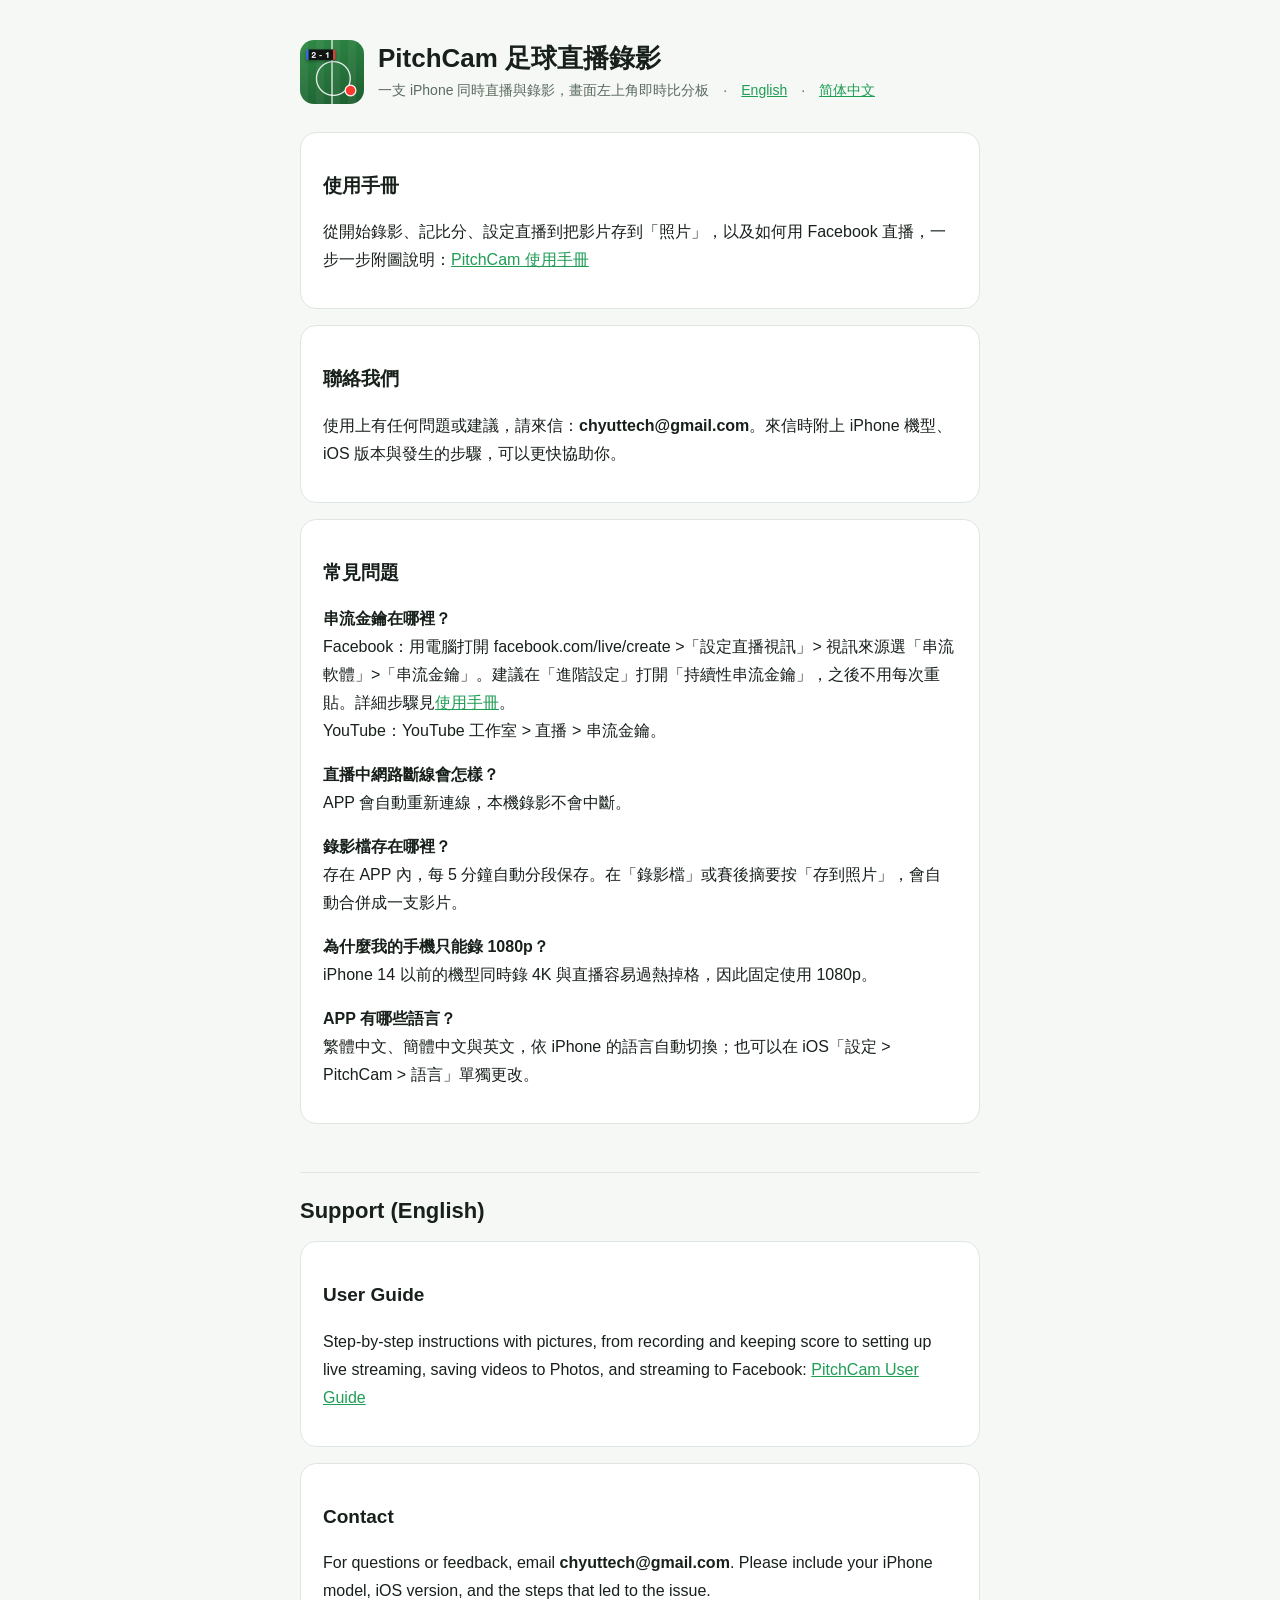
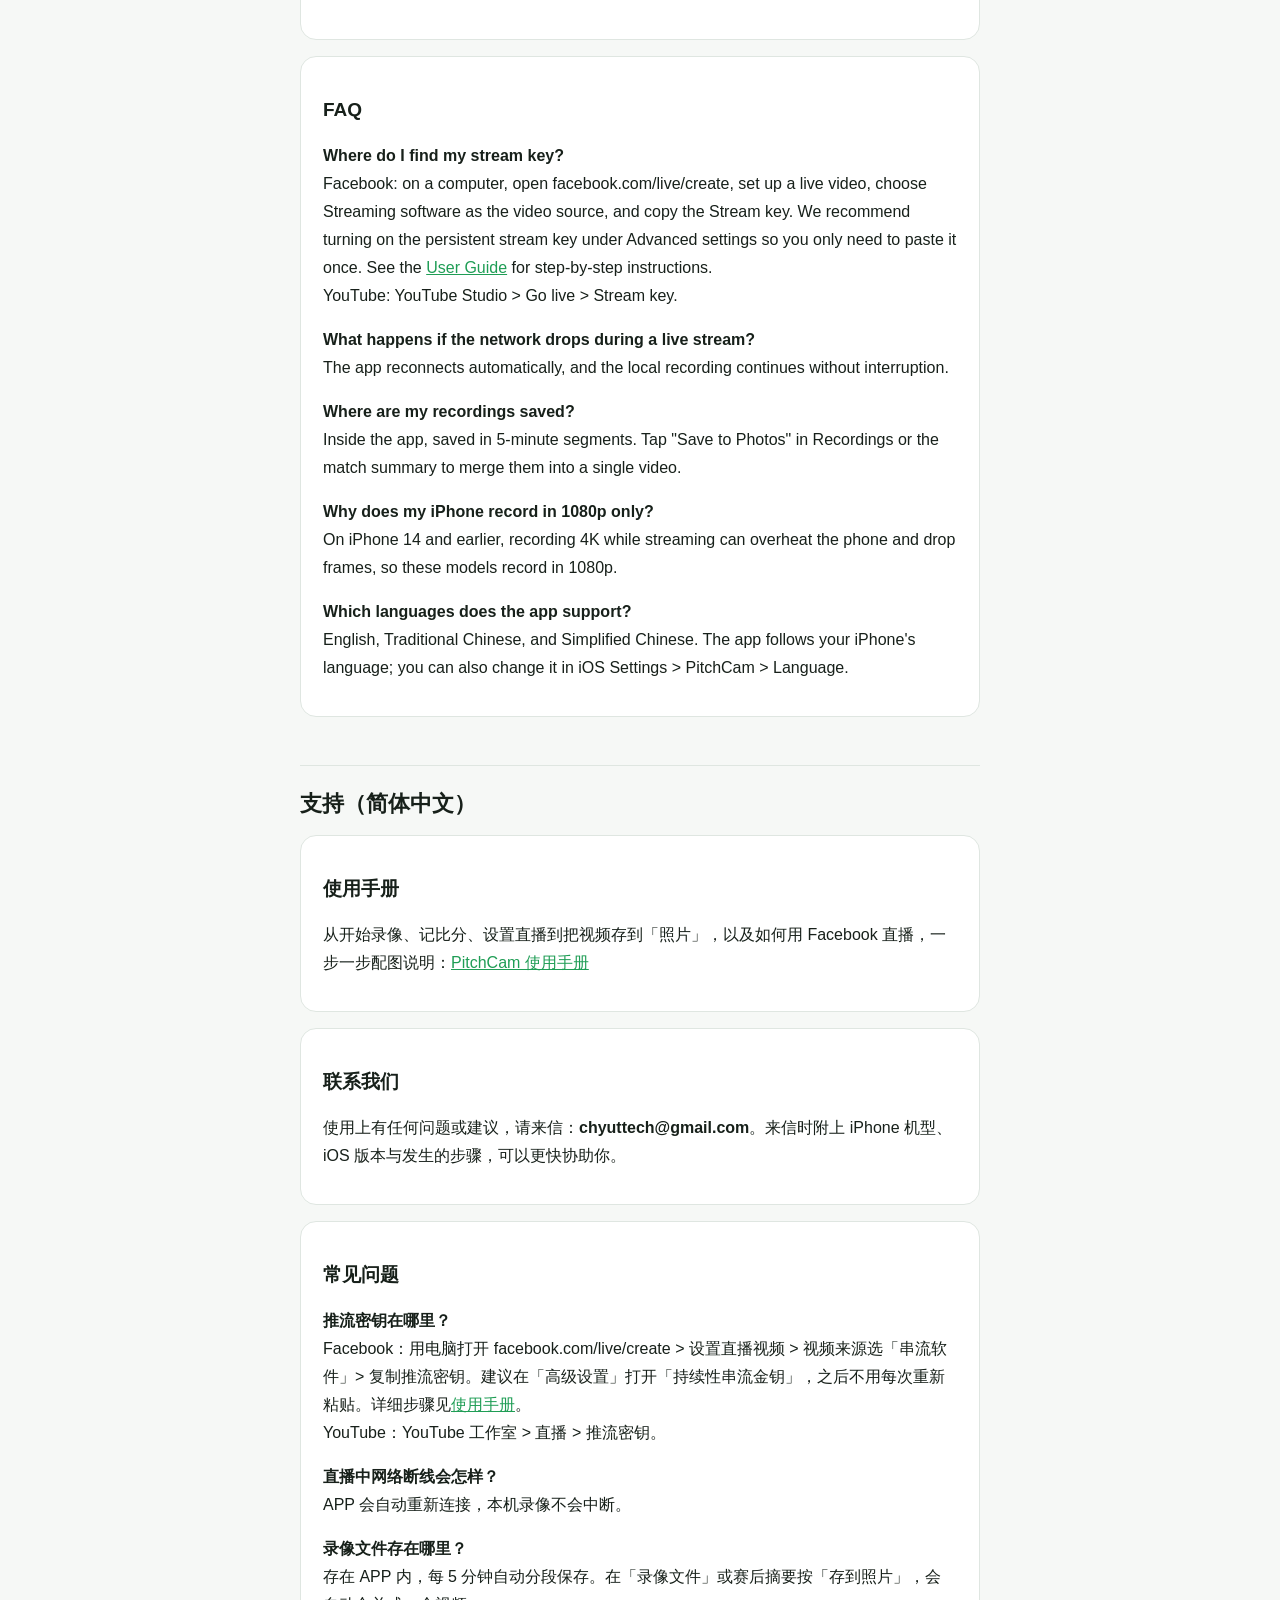
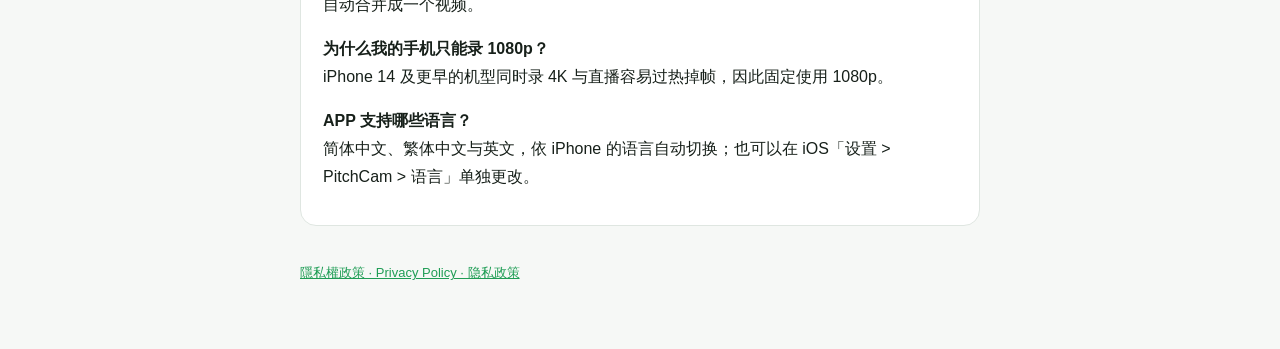
<file: index.html>
<!doctype html>
<html lang="zh-Hant-TW">
<head>
<meta charset="utf-8">
<meta name="viewport" content="width=device-width, initial-scale=1">
<title>PitchCam 足球直播錄影｜支援</title>
<link rel="stylesheet" href="style.css">
</head>
<body>
<main>
  <header>
    <img src="icon.png" alt="PitchCam 圖示">
    <div>
      <h1>PitchCam 足球直播錄影</h1>
      <p class="sub">一支 iPhone 同時直播與錄影，畫面左上角即時比分板　·　<a href="#en">English</a>　·　<a href="#zh-hans">简体中文</a></p>
    </div>
  </header>

  <section>
    <h2>使用手冊</h2>
    <p>從開始錄影、記比分、設定直播到把影片存到「照片」，以及如何用 Facebook 直播，一步一步附圖說明：<a href="manual.html">PitchCam 使用手冊</a></p>
  </section>

  <section>
    <h2>聯絡我們</h2>
    <p>使用上有任何問題或建議，請來信：<strong>chyuttech@gmail.com</strong>。來信時附上 iPhone 機型、iOS 版本與發生的步驟，可以更快協助你。</p>
  </section>

  <section>
    <h2>常見問題</h2>
    <p><strong>串流金鑰在哪裡？</strong><br>
    Facebook：用電腦打開 facebook.com/live/create &gt;「設定直播視訊」&gt; 視訊來源選「串流軟體」&gt;「串流金鑰」。建議在「進階設定」打開「持續性串流金鑰」，之後不用每次重貼。詳細步驟見<a href="manual.html#fb-key">使用手冊</a>。<br>
    YouTube：YouTube 工作室 &gt; 直播 &gt; 串流金鑰。</p>
    <p><strong>直播中網路斷線會怎樣？</strong><br>
    APP 會自動重新連線，本機錄影不會中斷。</p>
    <p><strong>錄影檔存在哪裡？</strong><br>
    存在 APP 內，每 5 分鐘自動分段保存。在「錄影檔」或賽後摘要按「存到照片」，會自動合併成一支影片。</p>
    <p><strong>為什麼我的手機只能錄 1080p？</strong><br>
    iPhone 14 以前的機型同時錄 4K 與直播容易過熱掉格，因此固定使用 1080p。</p>
    <p><strong>APP 有哪些語言？</strong><br>
    繁體中文、簡體中文與英文，依 iPhone 的語言自動切換；也可以在 iOS「設定 &gt; PitchCam &gt; 語言」單獨更改。</p>
  </section>

  <h1 id="en" class="lang">Support (English)</h1>

  <section>
    <h2>User Guide</h2>
    <p>Step-by-step instructions with pictures, from recording and keeping score to setting up live streaming, saving videos to Photos, and streaming to Facebook: <a href="manual-en.html">PitchCam User Guide</a></p>
  </section>

  <section>
    <h2>Contact</h2>
    <p>For questions or feedback, email <strong>chyuttech@gmail.com</strong>. Please include your iPhone model, iOS version, and the steps that led to the issue.</p>
  </section>

  <section>
    <h2>FAQ</h2>
    <p><strong>Where do I find my stream key?</strong><br>
    Facebook: on a computer, open facebook.com/live/create, set up a live video, choose Streaming software as the video source, and copy the Stream key. We recommend turning on the persistent stream key under Advanced settings so you only need to paste it once. See the <a href="manual-en.html#fb-key">User Guide</a> for step-by-step instructions.<br>
    YouTube: YouTube Studio &gt; Go live &gt; Stream key.</p>
    <p><strong>What happens if the network drops during a live stream?</strong><br>
    The app reconnects automatically, and the local recording continues without interruption.</p>
    <p><strong>Where are my recordings saved?</strong><br>
    Inside the app, saved in 5-minute segments. Tap "Save to Photos" in Recordings or the match summary to merge them into a single video.</p>
    <p><strong>Why does my iPhone record in 1080p only?</strong><br>
    On iPhone 14 and earlier, recording 4K while streaming can overheat the phone and drop frames, so these models record in 1080p.</p>
    <p><strong>Which languages does the app support?</strong><br>
    English, Traditional Chinese, and Simplified Chinese. The app follows your iPhone's language; you can also change it in iOS Settings &gt; PitchCam &gt; Language.</p>
  </section>

  <h1 id="zh-hans" class="lang">支持（简体中文）</h1>

  <section>
    <h2>使用手册</h2>
    <p>从开始录像、记比分、设置直播到把视频存到「照片」，以及如何用 Facebook 直播，一步一步配图说明：<a href="manual-zh-hans.html">PitchCam 使用手册</a></p>
  </section>

  <section>
    <h2>联系我们</h2>
    <p>使用上有任何问题或建议，请来信：<strong>chyuttech@gmail.com</strong>。来信时附上 iPhone 机型、iOS 版本与发生的步骤，可以更快协助你。</p>
  </section>

  <section>
    <h2>常见问题</h2>
    <p><strong>推流密钥在哪里？</strong><br>
    Facebook：用电脑打开 facebook.com/live/create &gt; 设置直播视频 &gt; 视频来源选「串流软件」&gt; 复制推流密钥。建议在「高级设置」打开「持续性串流金钥」，之后不用每次重新粘贴。详细步骤见<a href="manual-zh-hans.html#fb-key">使用手册</a>。<br>
    YouTube：YouTube 工作室 &gt; 直播 &gt; 推流密钥。</p>
    <p><strong>直播中网络断线会怎样？</strong><br>
    APP 会自动重新连接，本机录像不会中断。</p>
    <p><strong>录像文件存在哪里？</strong><br>
    存在 APP 内，每 5 分钟自动分段保存。在「录像文件」或赛后摘要按「存到照片」，会自动合并成一个视频。</p>
    <p><strong>为什么我的手机只能录 1080p？</strong><br>
    iPhone 14 及更早的机型同时录 4K 与直播容易过热掉帧，因此固定使用 1080p。</p>
    <p><strong>APP 支持哪些语言？</strong><br>
    简体中文、繁体中文与英文，依 iPhone 的语言自动切换；也可以在 iOS「设置 &gt; PitchCam &gt; 语言」单独更改。</p>
  </section>

  <footer>
    <a href="privacy.html">隱私權政策 · Privacy Policy · 隐私政策</a>
  </footer>
</main>
</body>
</html>
</file>
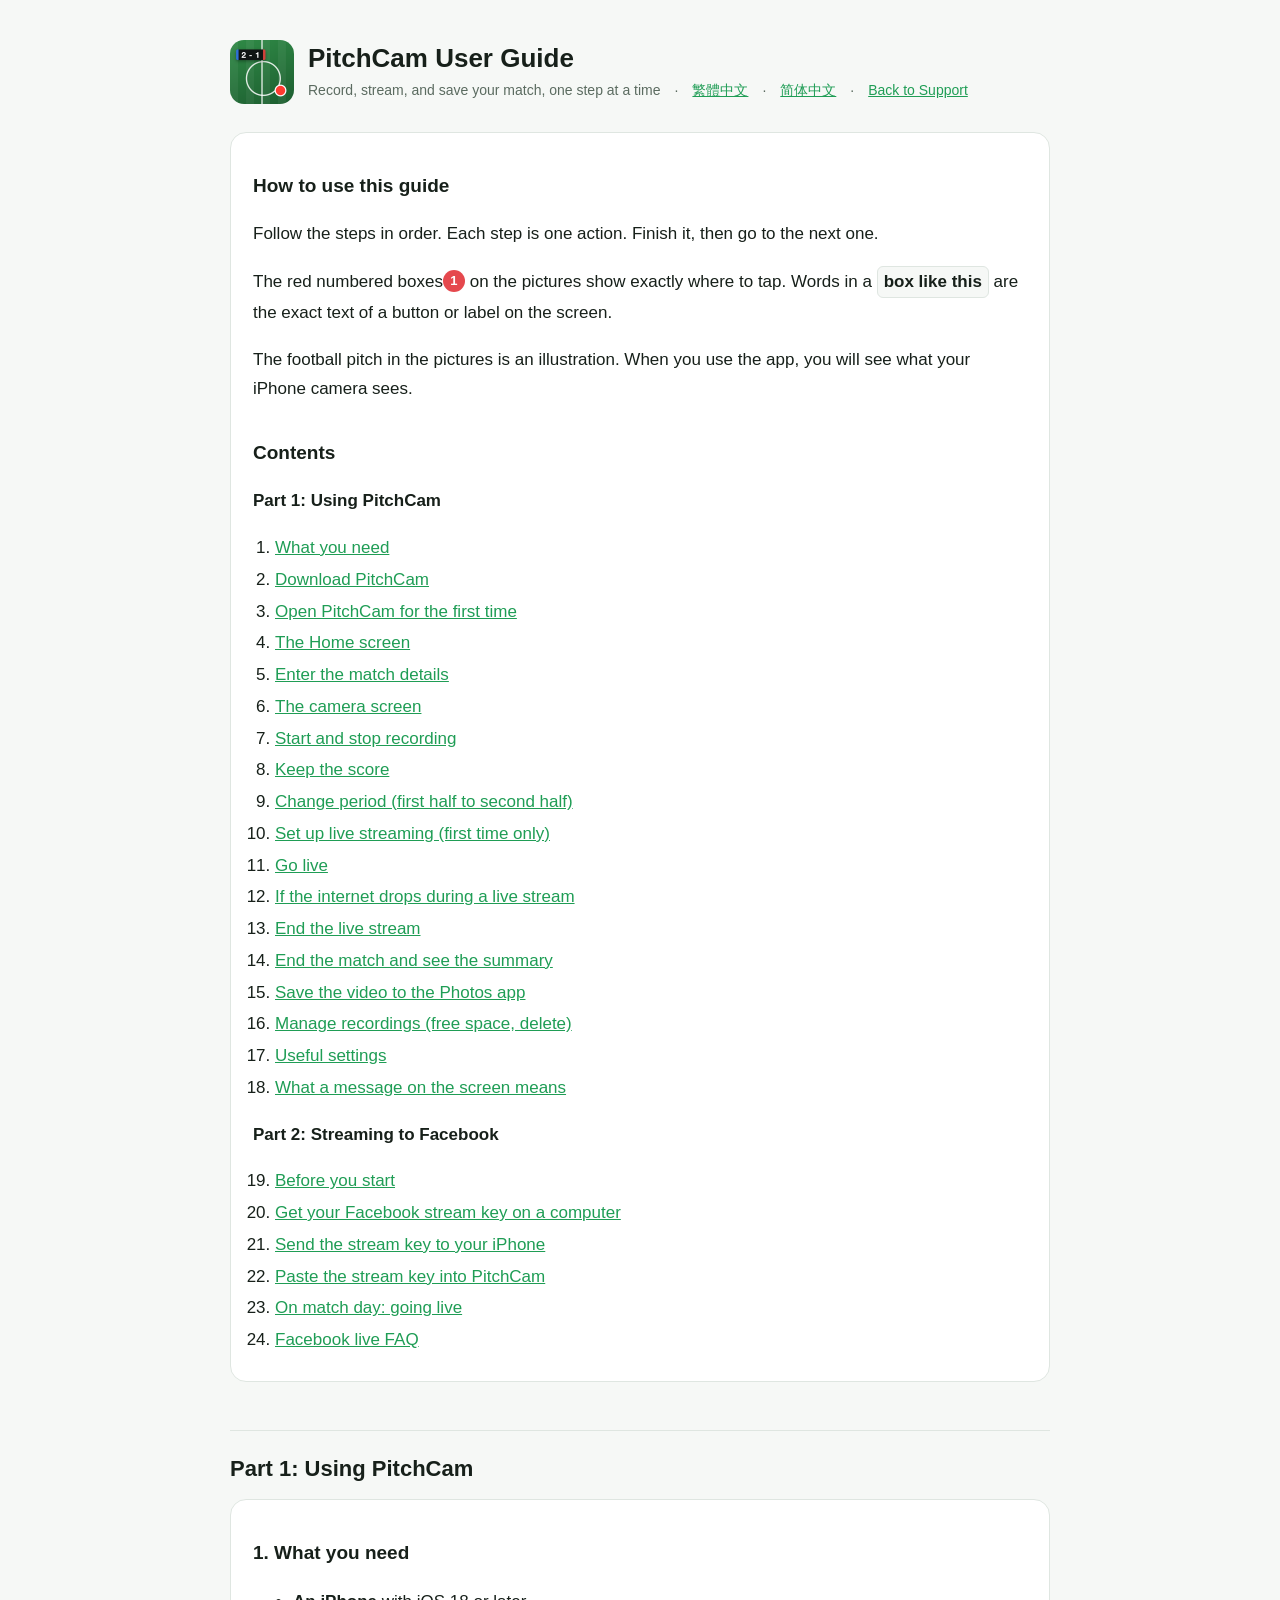
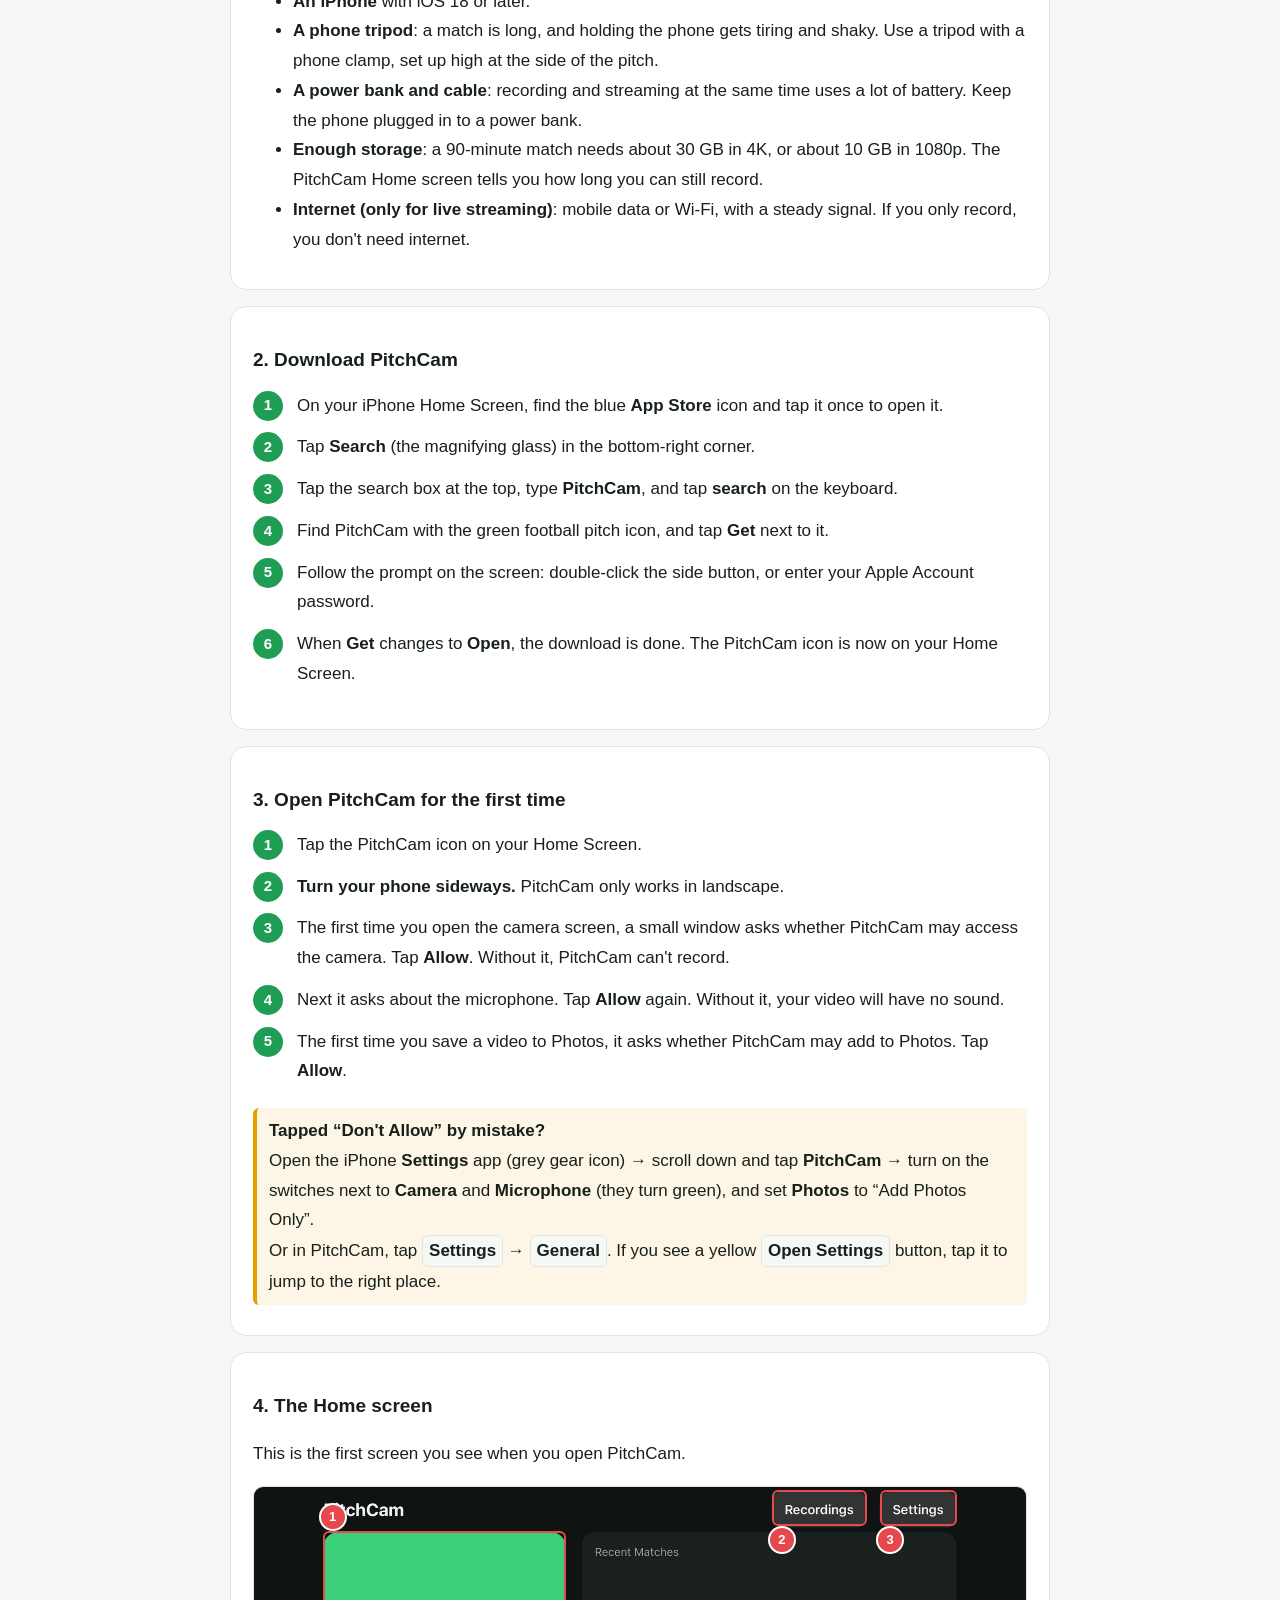
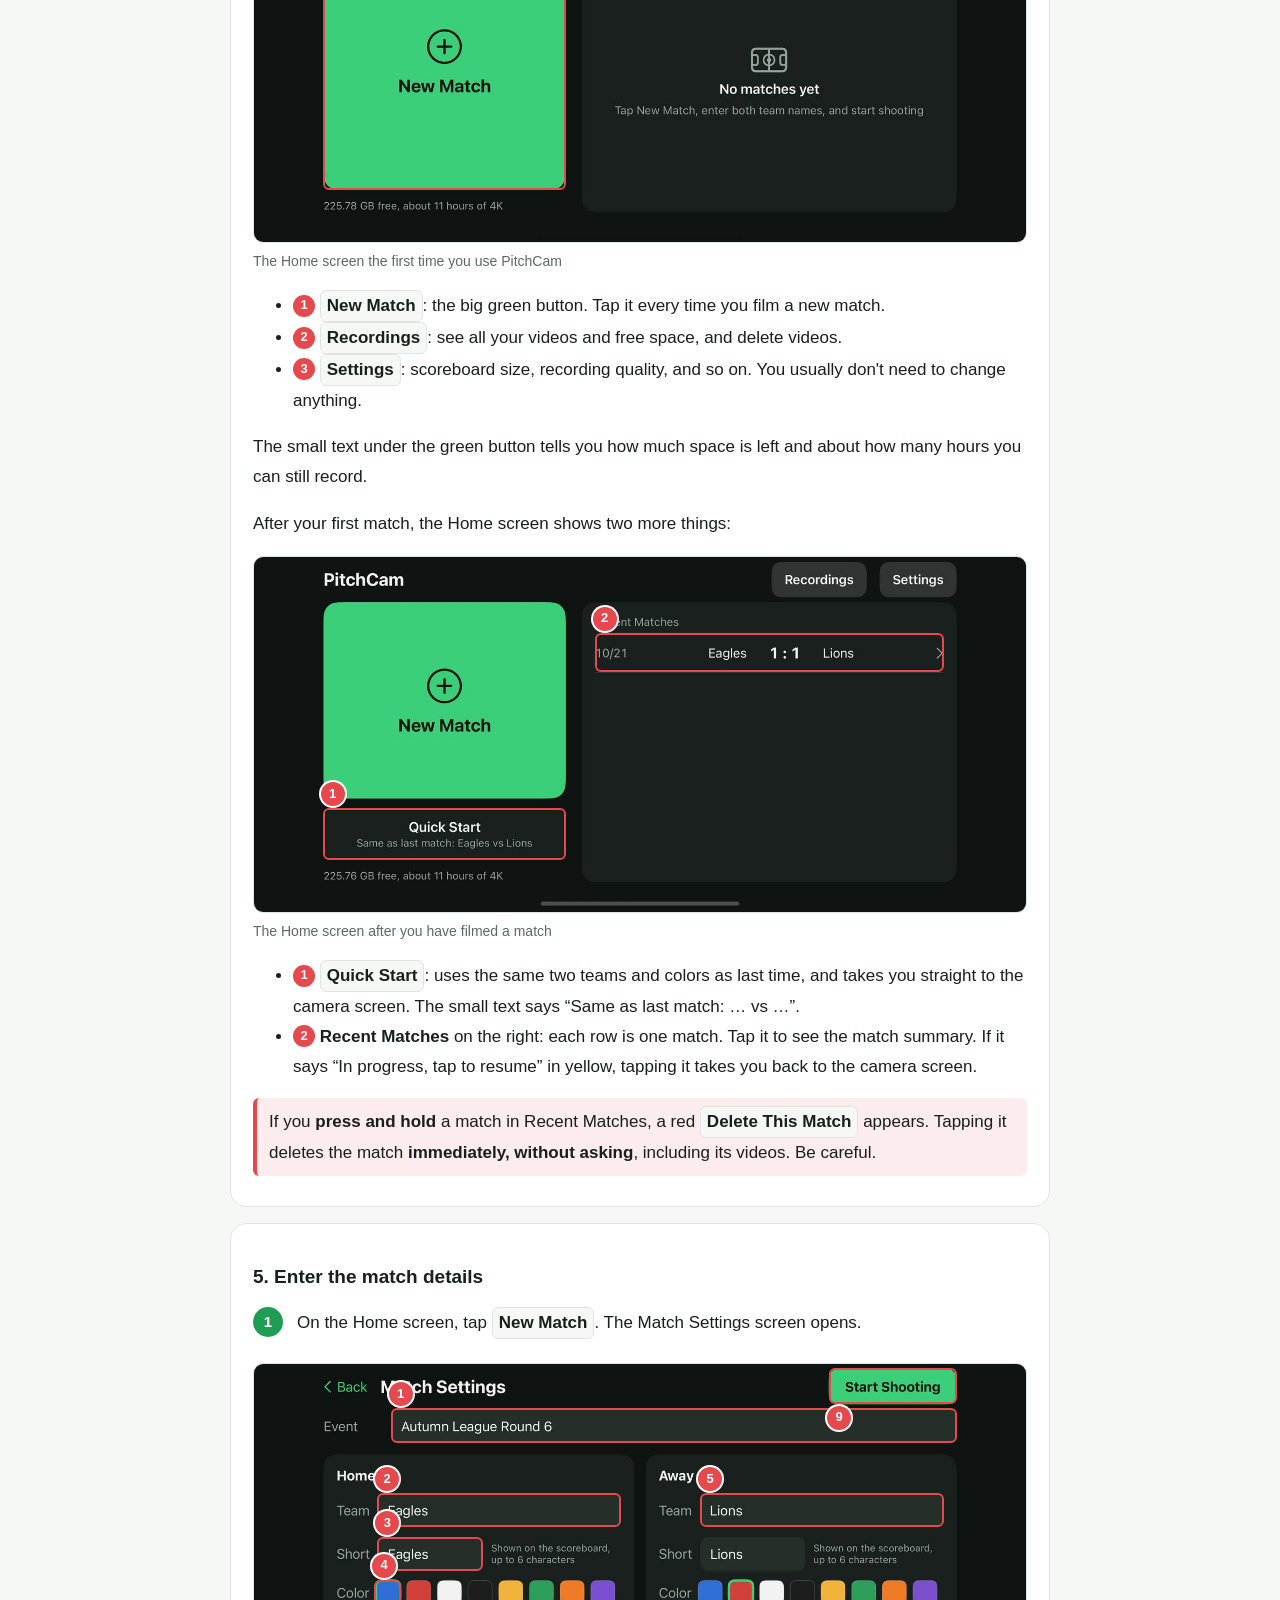
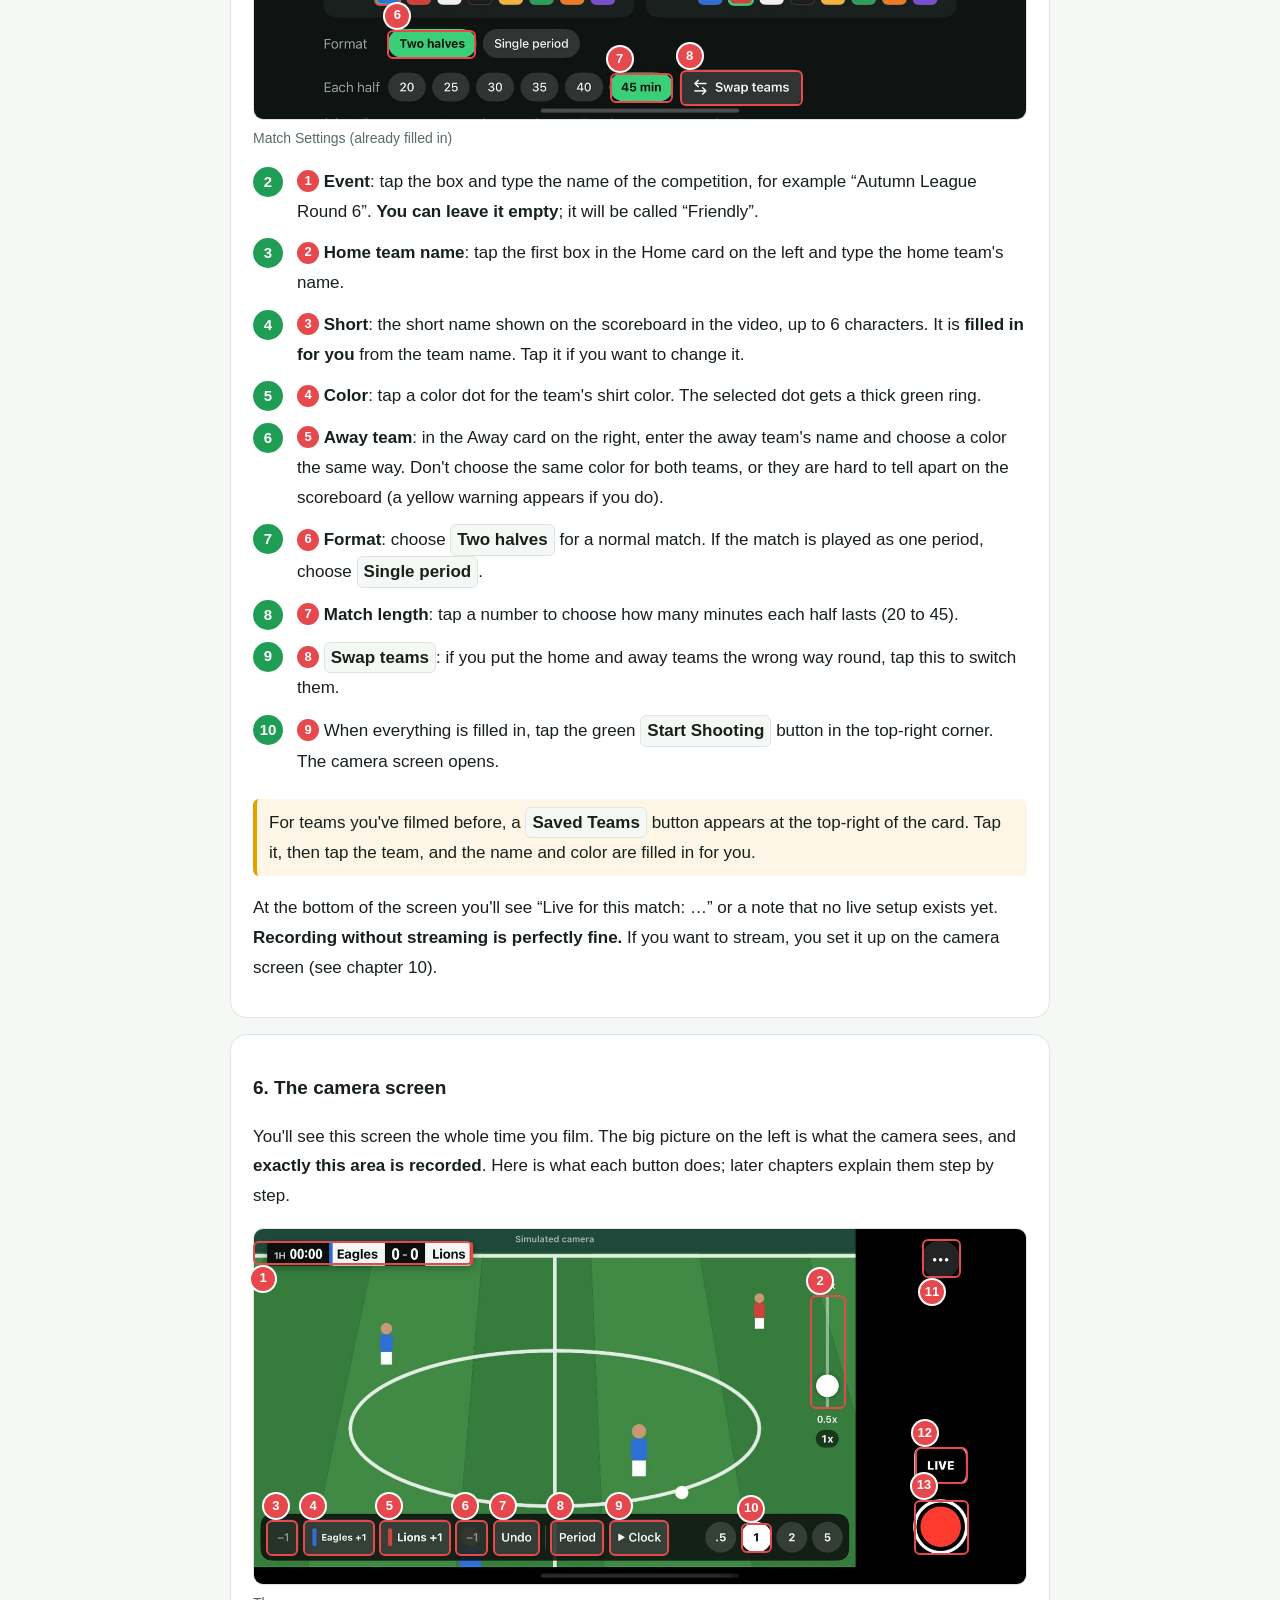
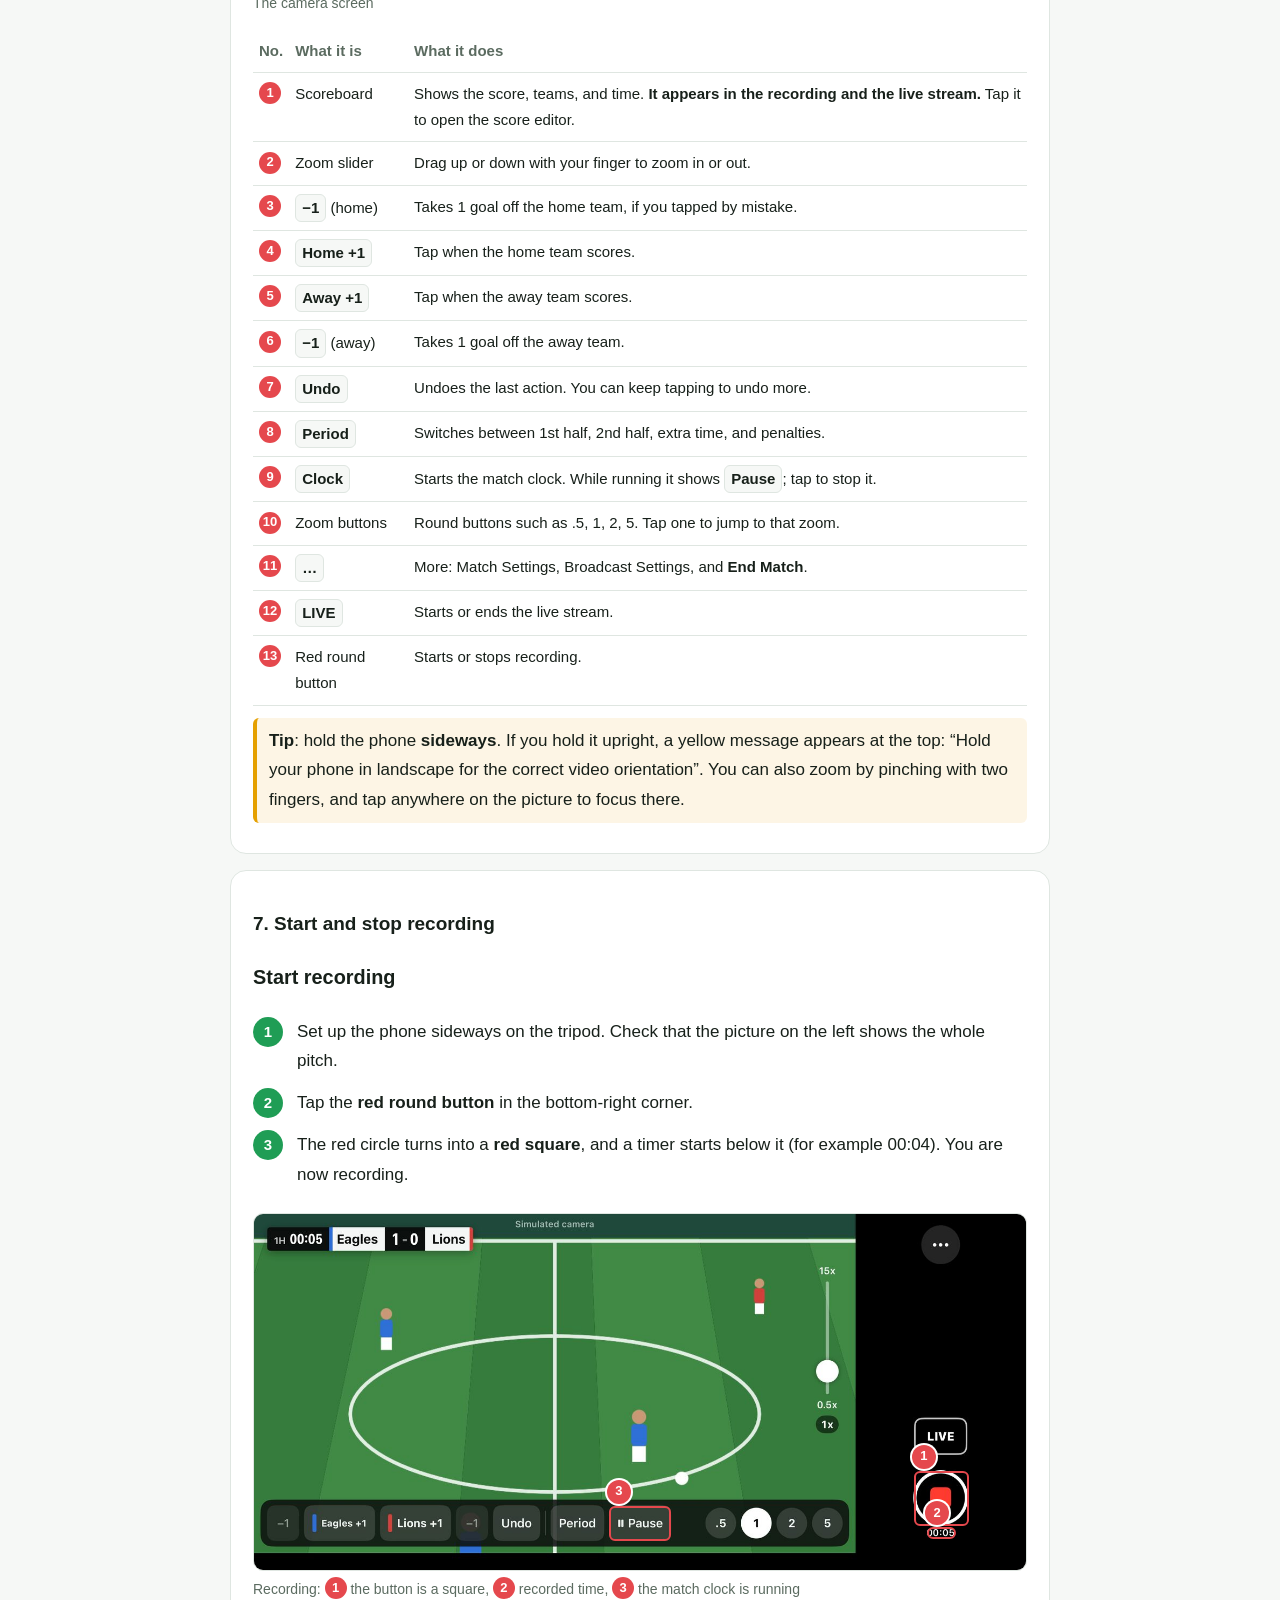
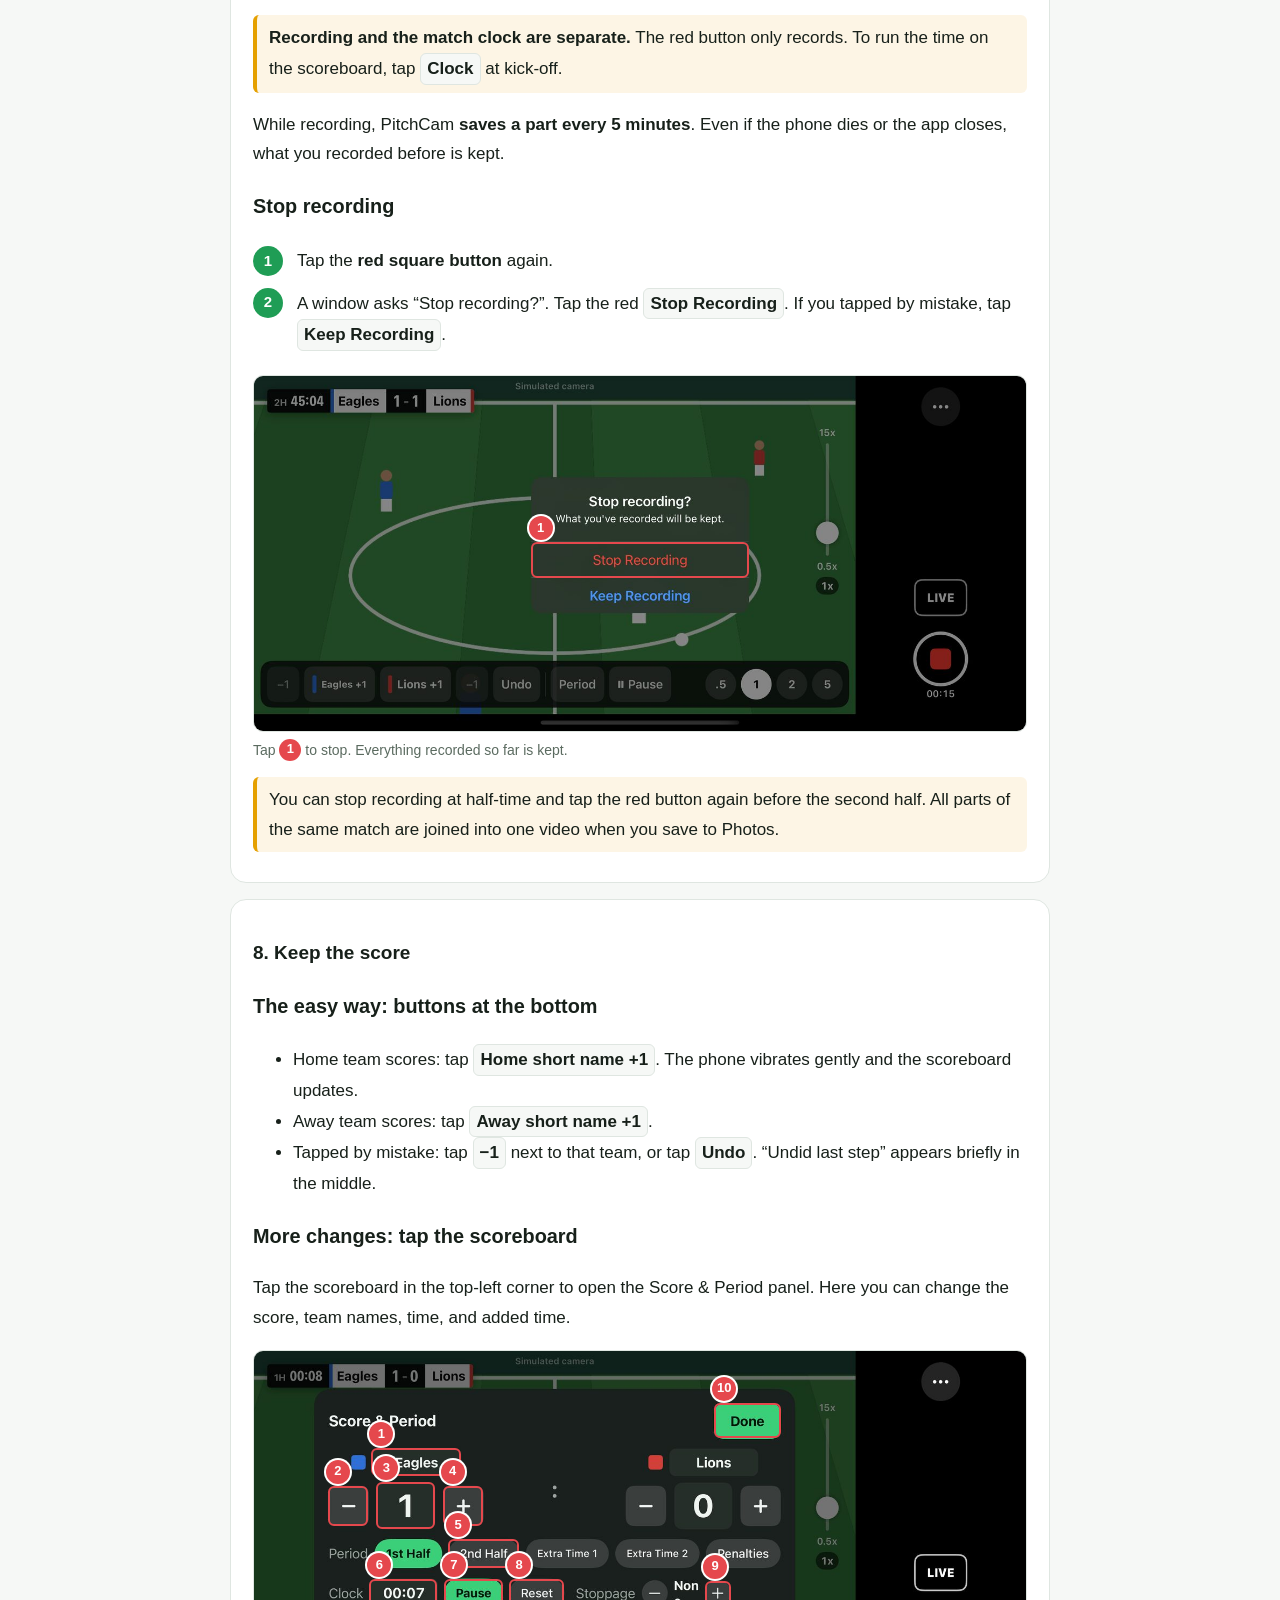
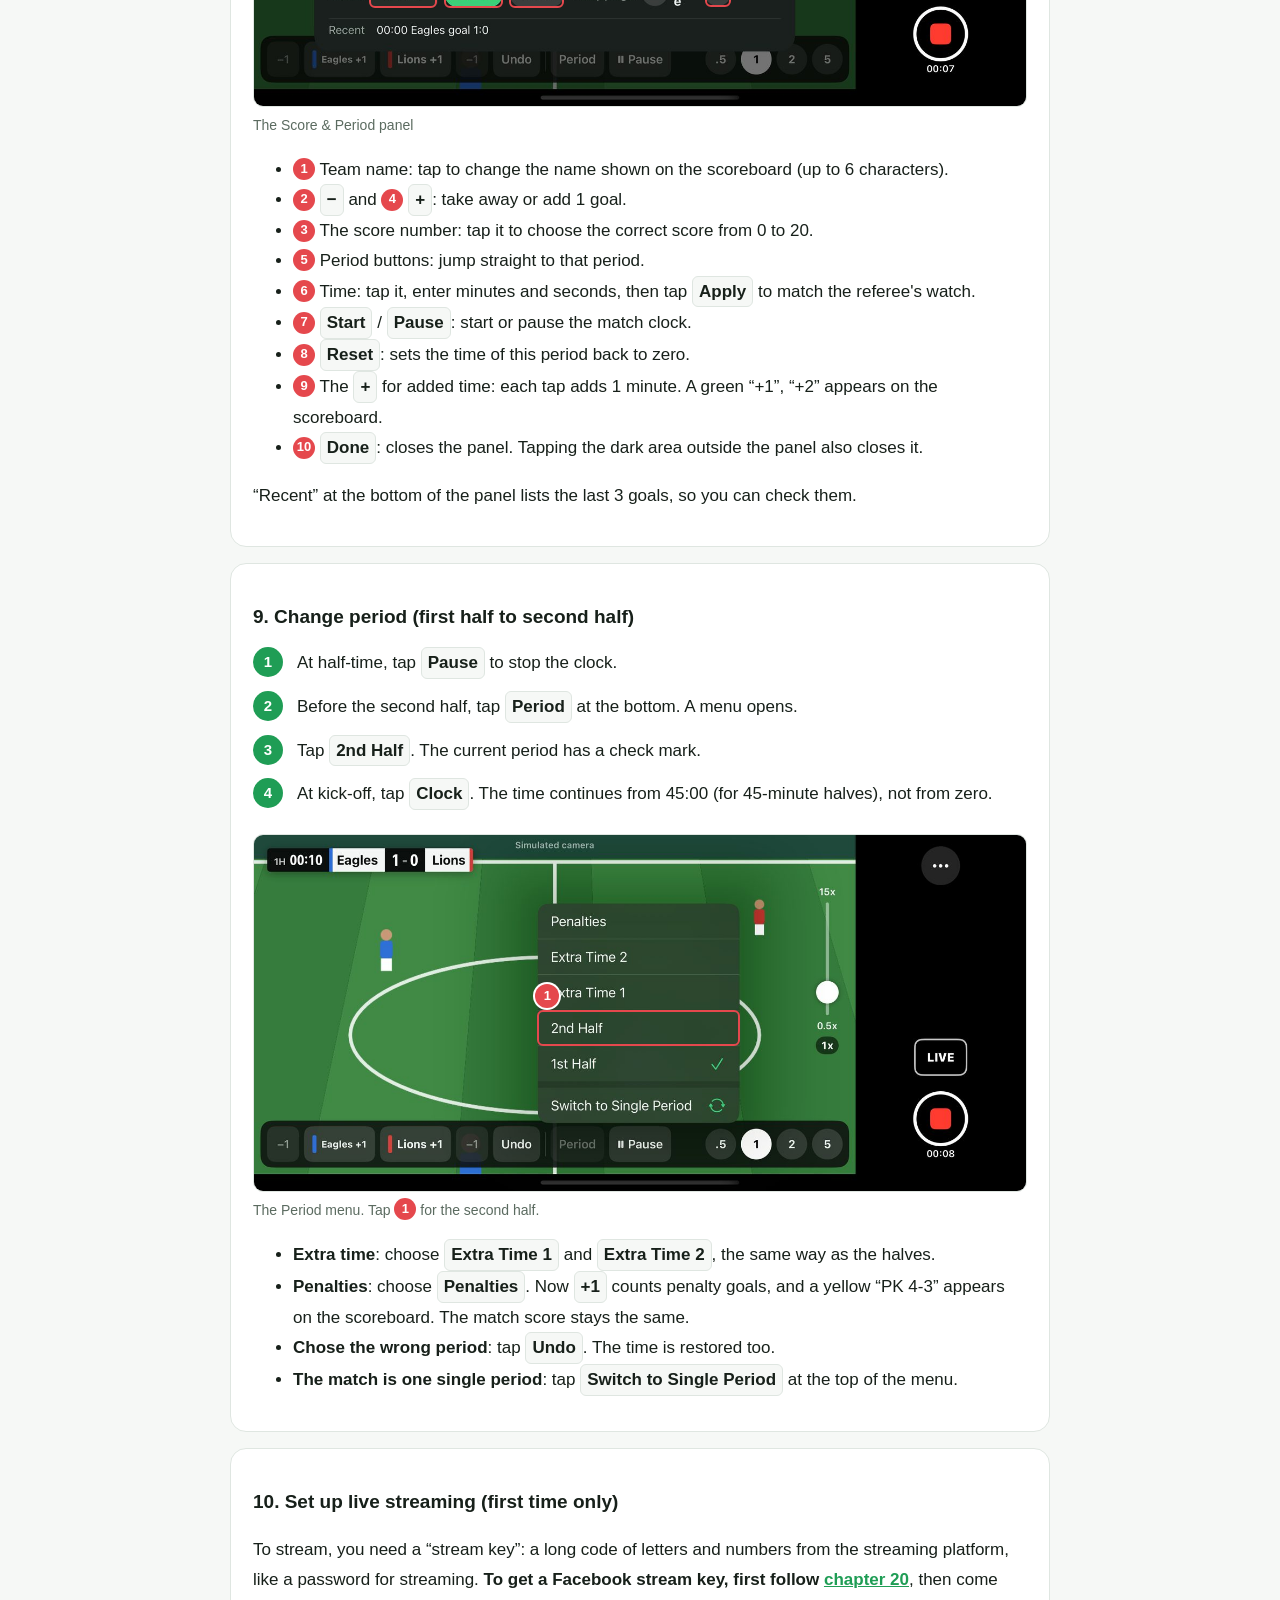
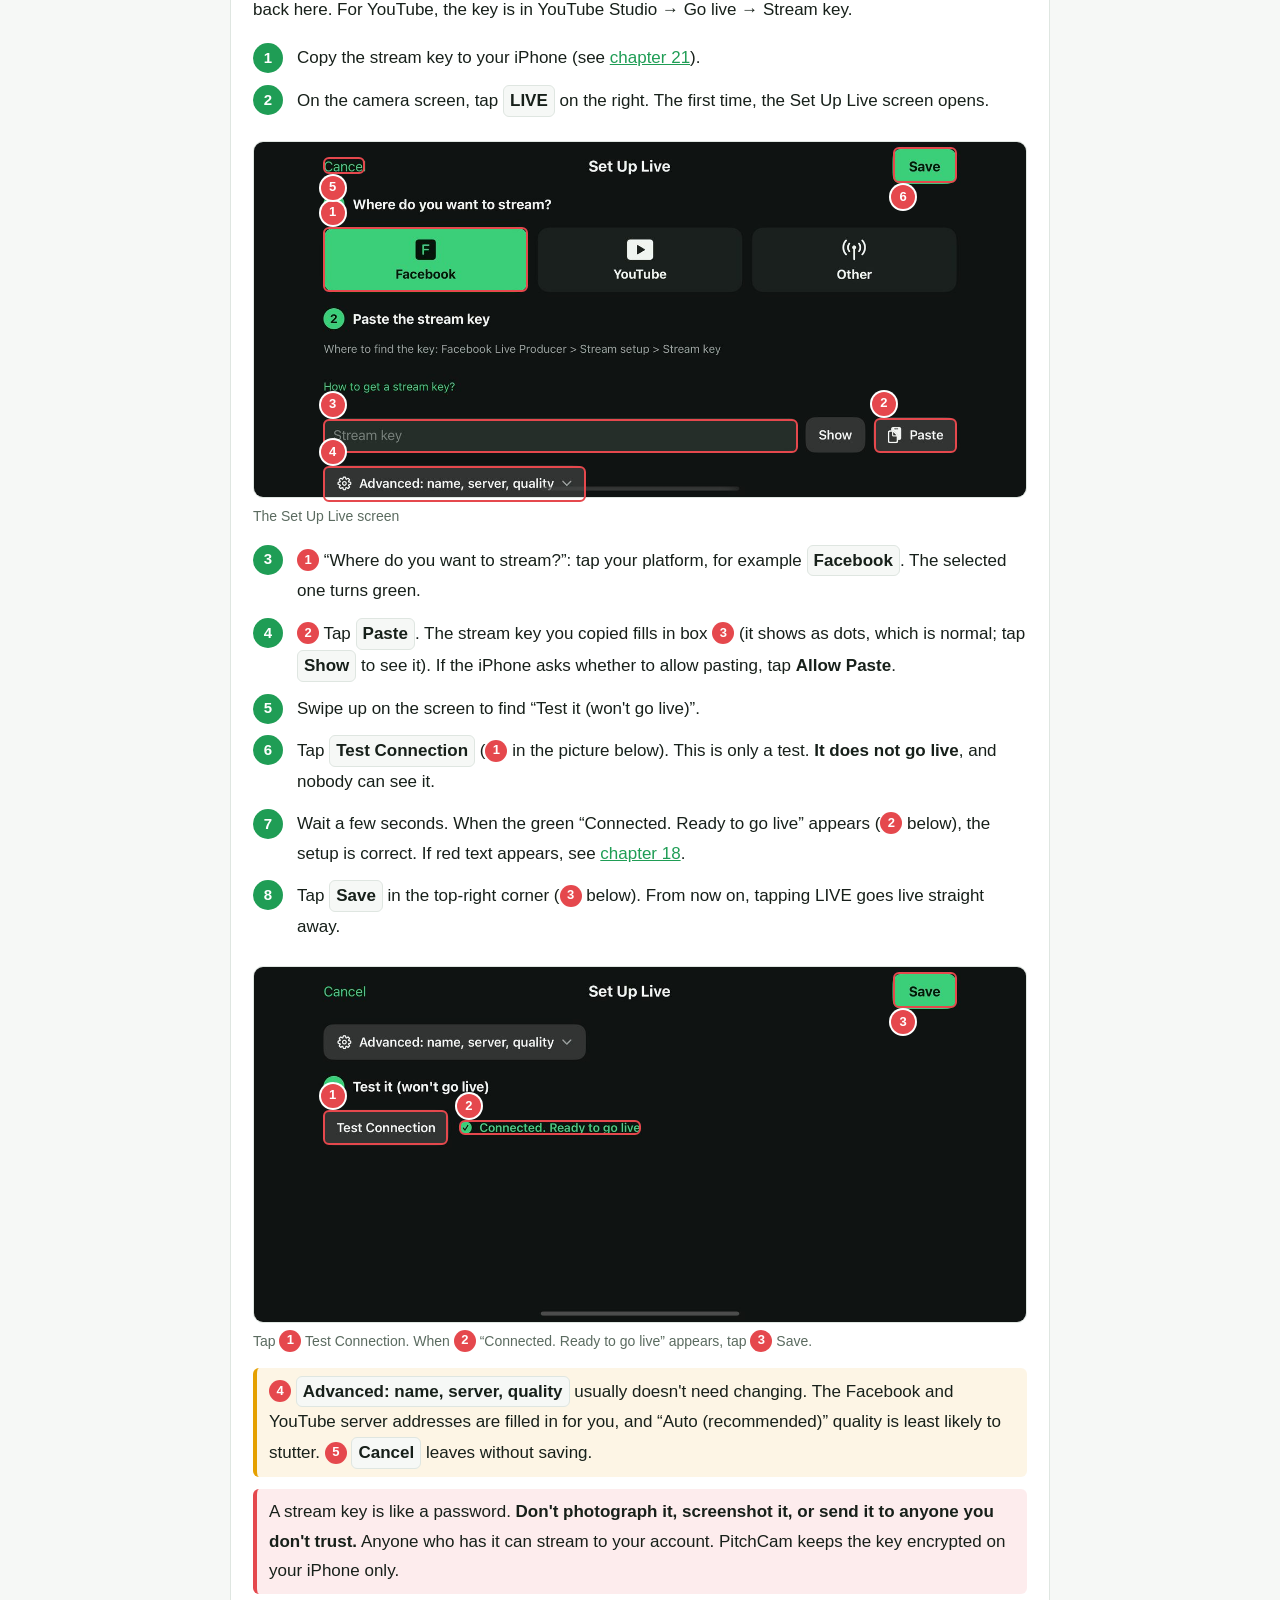
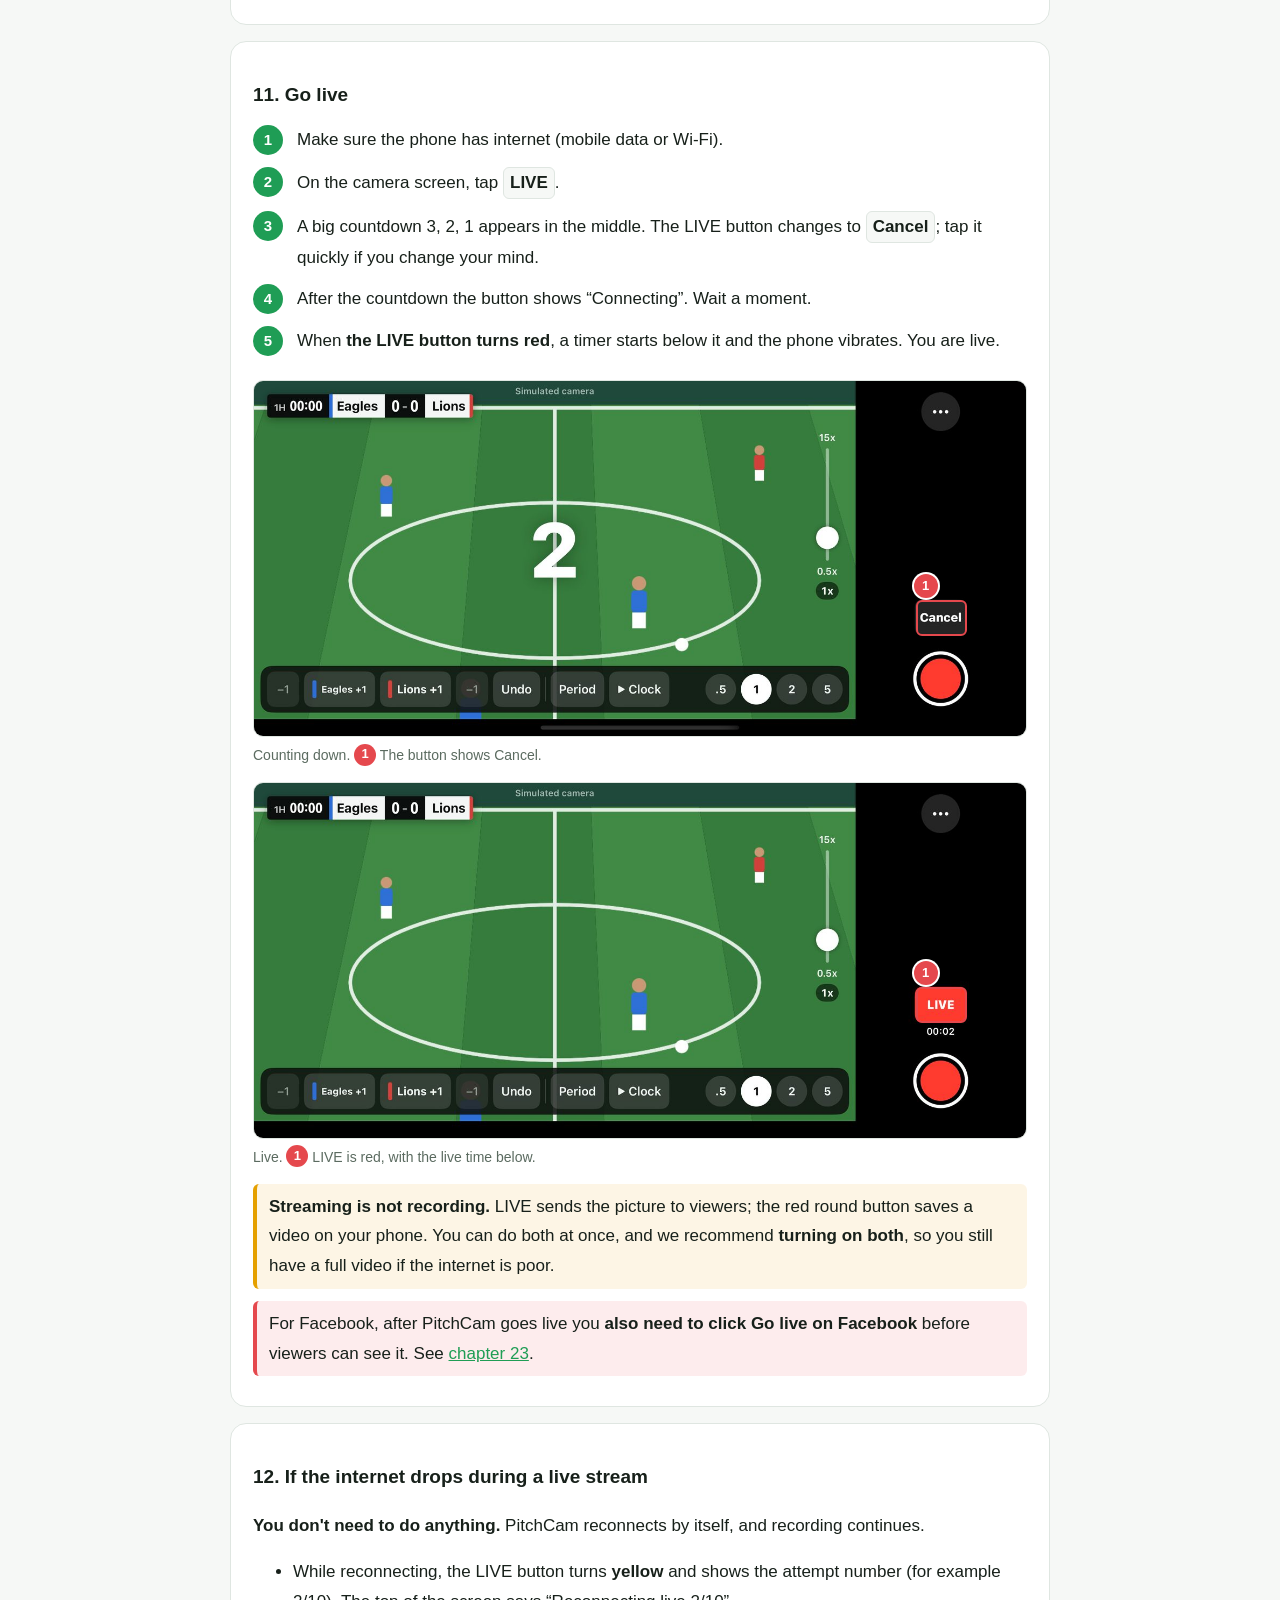
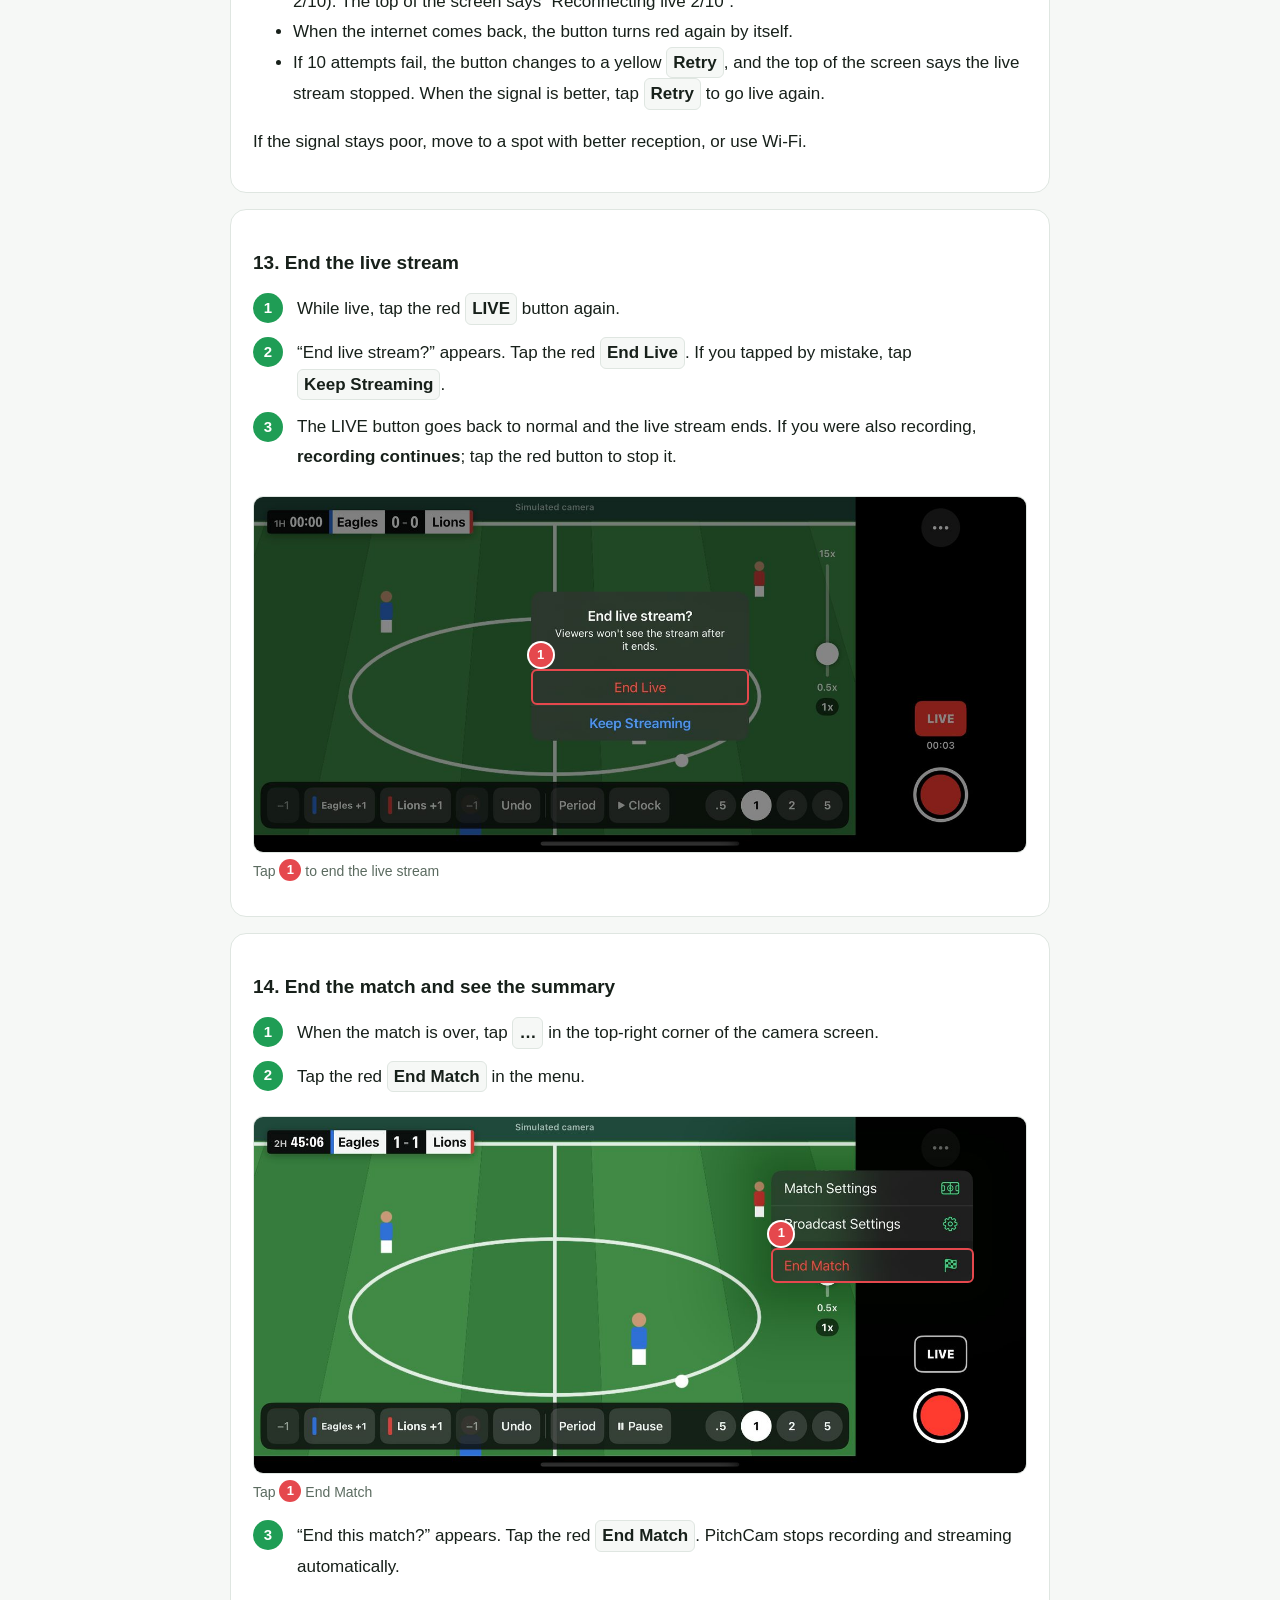
<file: manual-en.html>
<!doctype html>
<html lang="en" data-shots="en">
<head>
<meta charset="utf-8">
<meta name="viewport" content="width=device-width, initial-scale=1">
<title>PitchCam User Guide</title>
<link rel="stylesheet" href="style.css">
</head>
<body class="manual">
<main>
  <header>
    <img src="icon.png" alt="PitchCam icon">
    <div>
      <h1>PitchCam User Guide</h1>
      <p class="sub">Record, stream, and save your match, one step at a time　·　<a href="manual.html">繁體中文</a>　·　<a href="manual-zh-hans.html">简体中文</a>　·　<a href="index.html#en">Back to Support</a></p>
    </div>
  </header>

  <section class="toc">
    <h2>How to use this guide</h2>
    <p>Follow the steps in order. Each step is one action. Finish it, then go to the next one.</p>
    <p>The red numbered boxes<span class="mk">1</span> on the pictures show exactly where to tap. Words in a <span class="btn">box like this</span> are the exact text of a button or label on the screen.</p>
    <p>The football pitch in the pictures is an illustration. When you use the app, you will see what your iPhone camera sees.</p>
    <h2>Contents</h2>
    <p><strong>Part 1: Using PitchCam</strong></p>
    <ol>
      <li><a href="#prepare">What you need</a></li>
      <li><a href="#install">Download PitchCam</a></li>
      <li><a href="#first-open">Open PitchCam for the first time</a></li>
      <li><a href="#home">The Home screen</a></li>
      <li><a href="#setup">Enter the match details</a></li>
      <li><a href="#capture">The camera screen</a></li>
      <li><a href="#record">Start and stop recording</a></li>
      <li><a href="#score">Keep the score</a></li>
      <li><a href="#period">Change period (first half to second half)</a></li>
      <li><a href="#live-setup">Set up live streaming (first time only)</a></li>
      <li><a href="#live-start">Go live</a></li>
      <li><a href="#live-trouble">If the internet drops during a live stream</a></li>
      <li><a href="#live-stop">End the live stream</a></li>
      <li><a href="#end">End the match and see the summary</a></li>
      <li><a href="#save">Save the video to the Photos app</a></li>
      <li><a href="#library">Manage recordings (free space, delete)</a></li>
      <li><a href="#settings">Useful settings</a></li>
      <li><a href="#messages">What a message on the screen means</a></li>
    </ol>
    <p><strong>Part 2: Streaming to Facebook</strong></p>
    <ol start="19">
      <li><a href="#fb-intro">Before you start</a></li>
      <li><a href="#fb-key">Get your Facebook stream key on a computer</a></li>
      <li><a href="#fb-send">Send the stream key to your iPhone</a></li>
      <li><a href="#fb-paste">Paste the stream key into PitchCam</a></li>
      <li><a href="#fb-day">On match day: going live</a></li>
      <li><a href="#fb-faq">Facebook live FAQ</a></li>
    </ol>
  </section>

  <h1 class="lang">Part 1: Using PitchCam</h1>

  <section id="prepare">
    <h2>1. What you need</h2>
    <ul>
      <li><strong>An iPhone</strong> with iOS 18 or later.</li>
      <li><strong>A phone tripod</strong>: a match is long, and holding the phone gets tiring and shaky. Use a tripod with a phone clamp, set up high at the side of the pitch.</li>
      <li><strong>A power bank and cable</strong>: recording and streaming at the same time uses a lot of battery. Keep the phone plugged in to a power bank.</li>
      <li><strong>Enough storage</strong>: a 90-minute match needs about 30 GB in 4K, or about 10 GB in 1080p. The PitchCam Home screen tells you how long you can still record.</li>
      <li><strong>Internet (only for live streaming)</strong>: mobile data or Wi-Fi, with a steady signal. If you only record, you don't need internet.</li>
    </ul>
  </section>

  <section id="install">
    <h2>2. Download PitchCam</h2>
    <ol class="steps">
      <li>On your iPhone Home Screen, find the blue <strong>App Store</strong> icon and tap it once to open it.</li>
      <li>Tap <strong>Search</strong> (the magnifying glass) in the bottom-right corner.</li>
      <li>Tap the search box at the top, type <strong>PitchCam</strong>, and tap <strong>search</strong> on the keyboard.</li>
      <li>Find PitchCam with the green football pitch icon, and tap <strong>Get</strong> next to it.</li>
      <li>Follow the prompt on the screen: double-click the side button, or enter your Apple Account password.</li>
      <li>When <strong>Get</strong> changes to <strong>Open</strong>, the download is done. The PitchCam icon is now on your Home Screen.</li>
    </ol>
  </section>

  <section id="first-open">
    <h2>3. Open PitchCam for the first time</h2>
    <ol class="steps">
      <li>Tap the PitchCam icon on your Home Screen.</li>
      <li><strong>Turn your phone sideways.</strong> PitchCam only works in landscape.</li>
      <li>The first time you open the camera screen, a small window asks whether PitchCam may access the camera. Tap <strong>Allow</strong>. Without it, PitchCam can't record.</li>
      <li>Next it asks about the microphone. Tap <strong>Allow</strong> again. Without it, your video will have no sound.</li>
      <li>The first time you save a video to Photos, it asks whether PitchCam may add to Photos. Tap <strong>Allow</strong>.</li>
    </ol>
    <div class="note"><strong>Tapped “Don't Allow” by mistake?</strong><br>
      Open the iPhone <strong>Settings</strong> app (grey gear icon) → scroll down and tap <strong>PitchCam</strong> → turn on the switches next to <strong>Camera</strong> and <strong>Microphone</strong> (they turn green), and set <strong>Photos</strong> to “Add Photos Only”.<br>
      Or in PitchCam, tap <span class="btn">Settings</span> → <span class="btn">General</span>. If you see a yellow <span class="btn">Open Settings</span> button, tap it to jump to the right place.</div>
  </section>

  <section id="home">
    <h2>4. The Home screen</h2>
    <p>This is the first screen you see when you open PitchCam.</p>
    <figure class="shot" data-shot="01-home-first" data-marks="new:1,library:2,settings:3">
      <div class="shot-wrap"><img src="manual/en/01-home-first.jpg" alt="Home screen" loading="lazy"></div>
      <figcaption>The Home screen the first time you use PitchCam</figcaption>
    </figure>
    <ul>
      <li><span class="mk">1</span> <span class="btn">New Match</span>: the big green button. Tap it every time you film a new match.</li>
      <li><span class="mk">2</span> <span class="btn">Recordings</span>: see all your videos and free space, and delete videos.</li>
      <li><span class="mk">3</span> <span class="btn">Settings</span>: scoreboard size, recording quality, and so on. You usually don't need to change anything.</li>
    </ul>
    <p>The small text under the green button tells you how much space is left and about how many hours you can still record.</p>
    <p>After your first match, the Home screen shows two more things:</p>
    <figure class="shot" data-shot="12-home" data-marks="quick:1,match:2">
      <div class="shot-wrap"><img src="manual/en/12-home.jpg" alt="Home screen with a match" loading="lazy"></div>
      <figcaption>The Home screen after you have filmed a match</figcaption>
    </figure>
    <ul>
      <li><span class="mk">1</span> <span class="btn">Quick Start</span>: uses the same two teams and colors as last time, and takes you straight to the camera screen. The small text says “Same as last match: … vs …”.</li>
      <li><span class="mk">2</span> <strong>Recent Matches</strong> on the right: each row is one match. Tap it to see the match summary. If it says “In progress, tap to resume” in yellow, tapping it takes you back to the camera screen.</li>
    </ul>
    <div class="note warn">If you <strong>press and hold</strong> a match in Recent Matches, a red <span class="btn">Delete This Match</span> appears. Tapping it deletes the match <strong>immediately, without asking</strong>, including its videos. Be careful.</div>
  </section>

  <section id="setup">
    <h2>5. Enter the match details</h2>
    <ol class="steps">
      <li>On the Home screen, tap <span class="btn">New Match</span>. The Match Settings screen opens.</li>
    </ol>
    <figure class="shot" data-shot="02-setup" data-marks="title:1,homeName:2,homeShort:3,homeColor:4,awayName:5,format:6,half:7,swap:8,start:9">
      <div class="shot-wrap"><img src="manual/en/02-setup.jpg" alt="Match Settings" loading="lazy"></div>
      <figcaption>Match Settings (already filled in)</figcaption>
    </figure>
    <ol class="steps" start="2" style="counter-reset: step 1">
      <li><span class="mk">1</span> <strong>Event</strong>: tap the box and type the name of the competition, for example “Autumn League Round 6”. <strong>You can leave it empty</strong>; it will be called “Friendly”.</li>
      <li><span class="mk">2</span> <strong>Home team name</strong>: tap the first box in the Home card on the left and type the home team's name.</li>
      <li><span class="mk">3</span> <strong>Short</strong>: the short name shown on the scoreboard in the video, up to 6 characters. It is <strong>filled in for you</strong> from the team name. Tap it if you want to change it.</li>
      <li><span class="mk">4</span> <strong>Color</strong>: tap a color dot for the team's shirt color. The selected dot gets a thick green ring.</li>
      <li><span class="mk">5</span> <strong>Away team</strong>: in the Away card on the right, enter the away team's name and choose a color the same way. Don't choose the same color for both teams, or they are hard to tell apart on the scoreboard (a yellow warning appears if you do).</li>
      <li><span class="mk">6</span> <strong>Format</strong>: choose <span class="btn">Two halves</span> for a normal match. If the match is played as one period, choose <span class="btn">Single period</span>.</li>
      <li><span class="mk">7</span> <strong>Match length</strong>: tap a number to choose how many minutes each half lasts (20 to 45).</li>
      <li><span class="mk">8</span> <span class="btn">Swap teams</span>: if you put the home and away teams the wrong way round, tap this to switch them.</li>
      <li><span class="mk">9</span> When everything is filled in, tap the green <span class="btn">Start Shooting</span> button in the top-right corner. The camera screen opens.</li>
    </ol>
    <div class="note">For teams you've filmed before, a <span class="btn">Saved Teams</span> button appears at the top-right of the card. Tap it, then tap the team, and the name and color are filled in for you.</div>
    <p>At the bottom of the screen you'll see “Live for this match: …” or a note that no live setup exists yet. <strong>Recording without streaming is perfectly fine.</strong> If you want to stream, you set it up on the camera screen (see chapter 10).</p>
  </section>

  <section id="capture">
    <h2>6. The camera screen</h2>
    <p>You'll see this screen the whole time you film. The big picture on the left is what the camera sees, and <strong>exactly this area is recorded</strong>. Here is what each button does; later chapters explain them step by step.</p>
    <figure class="shot" data-shot="03-capture" data-marks="scoreboard:1,zoomSlider:2,homeMinus:3,homePlus:4,awayPlus:5,awayMinus:6,undo:7,period:8,clock:9,zoom:10,menu:11,live:12,rec:13">
      <div class="shot-wrap"><img src="manual/en/03-capture.jpg" alt="Camera screen" loading="lazy"></div>
      <figcaption>The camera screen</figcaption>
    </figure>
    <div class="wrap"><table>
      <tr><th>No.</th><th>What it is</th><th>What it does</th></tr>
      <tr><td><span class="mk">1</span></td><td>Scoreboard</td><td>Shows the score, teams, and time. <strong>It appears in the recording and the live stream.</strong> Tap it to open the score editor.</td></tr>
      <tr><td><span class="mk">2</span></td><td>Zoom slider</td><td>Drag up or down with your finger to zoom in or out.</td></tr>
      <tr><td><span class="mk">3</span></td><td><span class="btn">−1</span> (home)</td><td>Takes 1 goal off the home team, if you tapped by mistake.</td></tr>
      <tr><td><span class="mk">4</span></td><td><span class="btn">Home +1</span></td><td>Tap when the home team scores.</td></tr>
      <tr><td><span class="mk">5</span></td><td><span class="btn">Away +1</span></td><td>Tap when the away team scores.</td></tr>
      <tr><td><span class="mk">6</span></td><td><span class="btn">−1</span> (away)</td><td>Takes 1 goal off the away team.</td></tr>
      <tr><td><span class="mk">7</span></td><td><span class="btn">Undo</span></td><td>Undoes the last action. You can keep tapping to undo more.</td></tr>
      <tr><td><span class="mk">8</span></td><td><span class="btn">Period</span></td><td>Switches between 1st half, 2nd half, extra time, and penalties.</td></tr>
      <tr><td><span class="mk">9</span></td><td><span class="btn">Clock</span></td><td>Starts the match clock. While running it shows <span class="btn">Pause</span>; tap to stop it.</td></tr>
      <tr><td><span class="mk">10</span></td><td>Zoom buttons</td><td>Round buttons such as .5, 1, 2, 5. Tap one to jump to that zoom.</td></tr>
      <tr><td><span class="mk">11</span></td><td><span class="btn">…</span></td><td>More: Match Settings, Broadcast Settings, and <strong>End Match</strong>.</td></tr>
      <tr><td><span class="mk">12</span></td><td><span class="btn">LIVE</span></td><td>Starts or ends the live stream.</td></tr>
      <tr><td><span class="mk">13</span></td><td>Red round button</td><td>Starts or stops recording.</td></tr>
    </table></div>
    <div class="note"><strong>Tip</strong>: hold the phone <strong>sideways</strong>. If you hold it upright, a yellow message appears at the top: “Hold your phone in landscape for the correct video orientation”. You can also zoom by pinching with two fingers, and tap anywhere on the picture to focus there.</div>
  </section>

  <section id="record">
    <h2>7. Start and stop recording</h2>
    <h3>Start recording</h3>
    <ol class="steps">
      <li>Set up the phone sideways on the tripod. Check that the picture on the left shows the whole pitch.</li>
      <li>Tap the <strong>red round button</strong> in the bottom-right corner.</li>
      <li>The red circle turns into a <strong>red square</strong>, and a timer starts below it (for example 00:04). You are now recording.</li>
    </ol>
    <figure class="shot" data-shot="04-recording" data-marks="rec:1,recTime:2,clock:3">
      <div class="shot-wrap"><img src="manual/en/04-recording.jpg" alt="Recording" loading="lazy"></div>
      <figcaption>Recording: <span class="mk">1</span> the button is a square, <span class="mk">2</span> recorded time, <span class="mk">3</span> the match clock is running</figcaption>
    </figure>
    <div class="note"><strong>Recording and the match clock are separate.</strong> The red button only records. To run the time on the scoreboard, tap <span class="btn">Clock</span> at kick-off.</div>
    <p>While recording, PitchCam <strong>saves a part every 5 minutes</strong>. Even if the phone dies or the app closes, what you recorded before is kept.</p>
    <h3>Stop recording</h3>
    <ol class="steps">
      <li>Tap the <strong>red square button</strong> again.</li>
      <li>A window asks “Stop recording?”. Tap the red <span class="btn">Stop Recording</span>. If you tapped by mistake, tap <span class="btn">Keep Recording</span>.</li>
    </ol>
    <figure class="shot" data-shot="07-stop-recording" data-marks="stop:1">
      <div class="shot-wrap"><img src="manual/en/07-stop-recording.jpg" alt="Stop recording?" loading="lazy"></div>
      <figcaption>Tap <span class="mk">1</span> to stop. Everything recorded so far is kept.</figcaption>
    </figure>
    <div class="note">You can stop recording at half-time and tap the red button again before the second half. All parts of the same match are joined into one video when you save to Photos.</div>
  </section>

  <section id="score">
    <h2>8. Keep the score</h2>
    <h3>The easy way: buttons at the bottom</h3>
    <ul>
      <li>Home team scores: tap <span class="btn">Home short name +1</span>. The phone vibrates gently and the scoreboard updates.</li>
      <li>Away team scores: tap <span class="btn">Away short name +1</span>.</li>
      <li>Tapped by mistake: tap <span class="btn">−1</span> next to that team, or tap <span class="btn">Undo</span>. “Undid last step” appears briefly in the middle.</li>
    </ul>
    <h3>More changes: tap the scoreboard</h3>
    <p>Tap the scoreboard in the top-left corner to open the Score &amp; Period panel. Here you can change the score, team names, time, and added time.</p>
    <figure class="shot" data-shot="05-editor" data-marks="homeName:1,homeMinus:2,homeScore:3,homePlus:4,period:5,time:6,clockToggle:7,clockReset:8,stoppage:9,done:10">
      <div class="shot-wrap"><img src="manual/en/05-editor.jpg" alt="Score & Period" loading="lazy"></div>
      <figcaption>The Score &amp; Period panel</figcaption>
    </figure>
    <ul>
      <li><span class="mk">1</span> Team name: tap to change the name shown on the scoreboard (up to 6 characters).</li>
      <li><span class="mk">2</span> <span class="btn">−</span> and <span class="mk">4</span> <span class="btn">+</span>: take away or add 1 goal.</li>
      <li><span class="mk">3</span> The score number: tap it to choose the correct score from 0 to 20.</li>
      <li><span class="mk">5</span> Period buttons: jump straight to that period.</li>
      <li><span class="mk">6</span> Time: tap it, enter minutes and seconds, then tap <span class="btn">Apply</span> to match the referee's watch.</li>
      <li><span class="mk">7</span> <span class="btn">Start</span> / <span class="btn">Pause</span>: start or pause the match clock.</li>
      <li><span class="mk">8</span> <span class="btn">Reset</span>: sets the time of this period back to zero.</li>
      <li><span class="mk">9</span> The <span class="btn">+</span> for added time: each tap adds 1 minute. A green “+1”, “+2” appears on the scoreboard.</li>
      <li><span class="mk">10</span> <span class="btn">Done</span>: closes the panel. Tapping the dark area outside the panel also closes it.</li>
    </ul>
    <p>“Recent” at the bottom of the panel lists the last 3 goals, so you can check them.</p>
  </section>

  <section id="period">
    <h2>9. Change period (first half to second half)</h2>
    <ol class="steps">
      <li>At half-time, tap <span class="btn">Pause</span> to stop the clock.</li>
      <li>Before the second half, tap <span class="btn">Period</span> at the bottom. A menu opens.</li>
      <li>Tap <span class="btn">2nd Half</span>. The current period has a check mark.</li>
      <li>At kick-off, tap <span class="btn">Clock</span>. The time continues from 45:00 (for 45-minute halves), not from zero.</li>
    </ol>
    <figure class="shot" data-shot="06-period" data-marks="second:1">
      <div class="shot-wrap"><img src="manual/en/06-period.jpg" alt="Period menu" loading="lazy"></div>
      <figcaption>The Period menu. Tap <span class="mk">1</span> for the second half.</figcaption>
    </figure>
    <ul>
      <li><strong>Extra time</strong>: choose <span class="btn">Extra Time 1</span> and <span class="btn">Extra Time 2</span>, the same way as the halves.</li>
      <li><strong>Penalties</strong>: choose <span class="btn">Penalties</span>. Now <span class="btn">+1</span> counts penalty goals, and a yellow “PK 4-3” appears on the scoreboard. The match score stays the same.</li>
      <li><strong>Chose the wrong period</strong>: tap <span class="btn">Undo</span>. The time is restored too.</li>
      <li><strong>The match is one single period</strong>: tap <span class="btn">Switch to Single Period</span> at the top of the menu.</li>
    </ul>
  </section>

  <!-- APP 的「怎麼取得串流金鑰？」連到此錨點，不可改名 -->
  <section id="live-setup">
    <h2>10. Set up live streaming (first time only)</h2>
    <p>To stream, you need a “stream key”: a long code of letters and numbers from the streaming platform, like a password for streaming. <strong>To get a Facebook stream key, first follow <a href="#fb-key">chapter 20</a></strong>, then come back here. For YouTube, the key is in YouTube Studio → Go live → Stream key.</p>
    <ol class="steps">
      <li>Copy the stream key to your iPhone (see <a href="#fb-send">chapter 21</a>).</li>
      <li>On the camera screen, tap <span class="btn">LIVE</span> on the right. The first time, the Set Up Live screen opens.</li>
    </ol>
    <figure class="shot" data-shot="17-stream-setup" data-marks="platform:1,paste:2,key:3,advanced:4,cancel:5,save:6">
      <div class="shot-wrap"><img src="manual/en/17-stream-setup.jpg" alt="Set Up Live" loading="lazy"></div>
      <figcaption>The Set Up Live screen</figcaption>
    </figure>
    <ol class="steps" start="3" style="counter-reset: step 2">
      <li><span class="mk">1</span> “Where do you want to stream?”: tap your platform, for example <span class="btn">Facebook</span>. The selected one turns green.</li>
      <li><span class="mk">2</span> Tap <span class="btn">Paste</span>. The stream key you copied fills in box <span class="mk">3</span> (it shows as dots, which is normal; tap <span class="btn">Show</span> to see it). If the iPhone asks whether to allow pasting, tap <strong>Allow Paste</strong>.</li>
      <li>Swipe up on the screen to find “Test it (won't go live)”.</li>
      <li>Tap <span class="btn">Test Connection</span> (<span class="mk">1</span> in the picture below). This is only a test. <strong>It does not go live</strong>, and nobody can see it.</li>
      <li>Wait a few seconds. When the green “Connected. Ready to go live” appears (<span class="mk">2</span> below), the setup is correct. If red text appears, see <a href="#messages">chapter 18</a>.</li>
      <li>Tap <span class="btn">Save</span> in the top-right corner (<span class="mk">3</span> below). From now on, tapping LIVE goes live straight away.</li>
    </ol>
    <figure class="shot" data-shot="18-stream-tested" data-marks="test:1,result:2,save:3">
      <div class="shot-wrap"><img src="manual/en/18-stream-tested.jpg" alt="Connection test passed" loading="lazy"></div>
      <figcaption>Tap <span class="mk">1</span> Test Connection. When <span class="mk">2</span> “Connected. Ready to go live” appears, tap <span class="mk">3</span> Save.</figcaption>
    </figure>
    <div class="note"><span class="mk">4</span> <span class="btn">Advanced: name, server, quality</span> usually doesn't need changing. The Facebook and YouTube server addresses are filled in for you, and “Auto (recommended)” quality is least likely to stutter. <span class="mk">5</span> <span class="btn">Cancel</span> leaves without saving.</div>
    <div class="note warn">A stream key is like a password. <strong>Don't photograph it, screenshot it, or send it to anyone you don't trust.</strong> Anyone who has it can stream to your account. PitchCam keeps the key encrypted on your iPhone only.</div>
  </section>

  <section id="live-start">
    <h2>11. Go live</h2>
    <ol class="steps">
      <li>Make sure the phone has internet (mobile data or Wi-Fi).</li>
      <li>On the camera screen, tap <span class="btn">LIVE</span>.</li>
      <li>A big countdown 3, 2, 1 appears in the middle. The LIVE button changes to <span class="btn">Cancel</span>; tap it quickly if you change your mind.</li>
      <li>After the countdown the button shows “Connecting”. Wait a moment.</li>
      <li>When <strong>the LIVE button turns red</strong>, a timer starts below it and the phone vibrates. You are live.</li>
    </ol>
    <figure class="shot" data-shot="19-countdown" data-marks="live:1">
      <div class="shot-wrap"><img src="manual/en/19-countdown.jpg" alt="Countdown" loading="lazy"></div>
      <figcaption>Counting down. <span class="mk">1</span> The button shows Cancel.</figcaption>
    </figure>
    <figure class="shot" data-shot="20-live" data-marks="live:1">
      <div class="shot-wrap"><img src="manual/en/20-live.jpg" alt="Live" loading="lazy"></div>
      <figcaption>Live. <span class="mk">1</span> LIVE is red, with the live time below.</figcaption>
    </figure>
    <div class="note"><strong>Streaming is not recording.</strong> LIVE sends the picture to viewers; the red round button saves a video on your phone. You can do both at once, and we recommend <strong>turning on both</strong>, so you still have a full video if the internet is poor.</div>
    <div class="note warn">For Facebook, after PitchCam goes live you <strong>also need to click Go live on Facebook</strong> before viewers can see it. See <a href="#fb-day">chapter 23</a>.</div>
  </section>

  <section id="live-trouble">
    <h2>12. If the internet drops during a live stream</h2>
    <p><strong>You don't need to do anything.</strong> PitchCam reconnects by itself, and recording continues.</p>
    <ul>
      <li>While reconnecting, the LIVE button turns <strong>yellow</strong> and shows the attempt number (for example 2/10). The top of the screen says “Reconnecting live 2/10”.</li>
      <li>When the internet comes back, the button turns red again by itself.</li>
      <li>If 10 attempts fail, the button changes to a yellow <span class="btn">Retry</span>, and the top of the screen says the live stream stopped. When the signal is better, tap <span class="btn">Retry</span> to go live again.</li>
    </ul>
    <p>If the signal stays poor, move to a spot with better reception, or use Wi-Fi.</p>
  </section>

  <section id="live-stop">
    <h2>13. End the live stream</h2>
    <ol class="steps">
      <li>While live, tap the red <span class="btn">LIVE</span> button again.</li>
      <li>“End live stream?” appears. Tap the red <span class="btn">End Live</span>. If you tapped by mistake, tap <span class="btn">Keep Streaming</span>.</li>
      <li>The LIVE button goes back to normal and the live stream ends. If you were also recording, <strong>recording continues</strong>; tap the red button to stop it.</li>
    </ol>
    <figure class="shot" data-shot="21-stop-live" data-marks="stop:1">
      <div class="shot-wrap"><img src="manual/en/21-stop-live.jpg" alt="End live stream?" loading="lazy"></div>
      <figcaption>Tap <span class="mk">1</span> to end the live stream</figcaption>
    </figure>
  </section>

  <section id="end">
    <h2>14. End the match and see the summary</h2>
    <ol class="steps">
      <li>When the match is over, tap <span class="btn">…</span> in the top-right corner of the camera screen.</li>
      <li>Tap the red <span class="btn">End Match</span> in the menu.</li>
    </ol>
    <figure class="shot" data-shot="08-menu" data-marks="end:1">
      <div class="shot-wrap"><img src="manual/en/08-menu.jpg" alt="More menu" loading="lazy"></div>
      <figcaption>Tap <span class="mk">1</span> End Match</figcaption>
    </figure>
    <ol class="steps" start="3" style="counter-reset: step 2">
      <li>“End this match?” appears. Tap the red <span class="btn">End Match</span>. PitchCam stops recording and streaming automatically.</li>
    </ol>
    <figure class="shot" data-shot="09-end-match" data-marks="end:1">
      <div class="shot-wrap"><img src="manual/en/09-end-match.jpg" alt="End this match?" loading="lazy"></div>
      <figcaption>Tap <span class="mk">1</span> to confirm</figcaption>
    </figure>
    <ol class="steps" start="4" style="counter-reset: step 3">
      <li>The Match Over summary appears.</li>
    </ol>
    <figure class="shot" data-shot="10-summary" data-marks="score:1,timeline:2,recordings:3,save:4,share:5,back:6">
      <div class="shot-wrap"><img src="manual/en/10-summary.jpg" alt="Match summary" loading="lazy"></div>
      <figcaption>The match summary</figcaption>
    </figure>
    <ul>
      <li><span class="mk">1</span> The final score.</li>
      <li><span class="mk">2</span> Score Timeline: the time of each goal. If there's a play icon next to it, tap it to watch that goal.</li>
      <li><span class="mk">3</span> Recordings: the video parts of this match. Tap one to play it.</li>
      <li><span class="mk">4</span> <span class="btn">Save to Photos</span>: saves the video to the Photos app (next chapter).</li>
      <li><span class="mk">5</span> <span class="btn">Share Score</span>: sends the score and goal times by message, WhatsApp, and so on.</li>
      <li><span class="mk">6</span> <span class="btn">Home</span>: back to the Home screen.</li>
    </ul>
    <p>After you end a match, PitchCam remembers both teams, so you can pick them from Saved Teams next time.</p>
  </section>

  <section id="save">
    <h2>15. Save the video to the Photos app</h2>
    <p>Your video is first kept inside PitchCam. To share, upload, or edit it, save it to Photos first.</p>
    <ol class="steps">
      <li>In the match summary, tap <span class="btn">Save to Photos</span> in the bottom-right corner. (You can also save from <span class="btn">Recordings</span> on the Home screen; see the next chapter.)</li>
      <li>The first time, the iPhone asks whether PitchCam may add to Photos. Tap <strong>Allow</strong>.</li>
      <li>The button shows “Working…”. PitchCam is <strong>joining the 5-minute parts into one complete video</strong>. Longer videos take longer. Don't close the app.</li>
      <li>When “Saved to Photos.” appears, it's done. Tap <span class="btn">OK</span>.</li>
    </ol>
    <figure class="shot" data-shot="11-saved" data-marks="ok:1">
      <div class="shot-wrap"><img src="manual/en/11-saved.jpg" alt="Saved to Photos" loading="lazy"></div>
      <figcaption>Saved. Tap <span class="mk">1</span> OK.</figcaption>
    </figure>
    <h3>Find the video in Photos</h3>
    <ol class="steps">
      <li>Go to the iPhone Home Screen and open <strong>Photos</strong> (the colorful flower icon).</li>
      <li>The video is the <strong>newest item</strong> (usually at the bottom or the start). Videos show their length in the bottom-right corner of the thumbnail.</li>
      <li>Tap the video to play it. Tap the share icon in the bottom-left corner to send it.</li>
    </ol>
    <div class="note">After saving to Photos, the video is still in PitchCam too. Once you're sure it's in Photos, you can delete PitchCam's copy in Recordings to free up space.</div>
  </section>

  <section id="library">
    <h2>16. Manage recordings (free space, delete)</h2>
    <ol class="steps">
      <li>On the Home screen, tap <span class="btn">Recordings</span> in the top-right corner.</li>
      <li>The top-right corner shows how much space is used and free.</li>
      <li>Each row is the video of one match.</li>
    </ol>
    <figure class="shot" data-shot="13-library" data-marks="save:1,delete:2">
      <div class="shot-wrap"><img src="manual/en/13-library.jpg" alt="Recordings" loading="lazy"></div>
      <figcaption>The Recordings screen</figcaption>
    </figure>
    <ul>
      <li><span class="mk">1</span> <span class="btn">Save to Photos</span>: same as the previous chapter.</li>
      <li><span class="mk">2</span> <span class="btn">Delete</span>: deletes all video parts of this match. It asks “Delete recordings?” first; tap the red <span class="btn">Delete</span> to confirm. <strong>This can't be undone</strong>, so save to Photos first. The score history is kept.</li>
    </ul>
  </section>

  <section id="settings">
    <h2>17. Useful settings</h2>
    <p>Tap <span class="btn">Settings</span> on the Home screen, or <span class="btn">…</span> → <span class="btn">Broadcast Settings</span> on the camera screen. There are four tabs: Live, Record, Scoreboard, General. <strong>Most people don't need to change anything.</strong> Some options are locked while recording or streaming.</p>
    <h3>Scoreboard</h3>
    <figure class="shot" data-shot="14-settings-scoreboard" data-marks="enabled:1,scale:2,style:3,clock:4">
      <div class="shot-wrap"><img src="manual/en/14-settings-scoreboard.jpg" alt="Scoreboard settings" loading="lazy"></div>
      <figcaption>Scoreboard settings, with a preview on the left</figcaption>
    </figure>
    <ul>
      <li><span class="mk">1</span> Show Scoreboard: when off, the recording and live stream have no scoreboard, but the score is still kept.</li>
      <li><span class="mk">2</span> Size: drag the slider to make the scoreboard bigger or smaller. <span class="btn">Reset to Default</span> puts it back.</li>
      <li><span class="mk">3</span> Style: Standard, or Compact (a smaller bar).</li>
      <li><span class="mk">4</span> Show match clock: when off, the scoreboard shows no time.</li>
    </ul>
    <h3>Record</h3>
    <figure class="shot" data-shot="15-settings-record" data-marks="quality:1,tripod:2,handheld:3,wind:4">
      <div class="shot-wrap"><img src="manual/en/15-settings-record.jpg" alt="Record settings" loading="lazy"></div>
      <figcaption>Record settings</figcaption>
    </figure>
    <ul>
      <li><span class="mk">1</span> Recording Quality: “4K (sharpest)” or “1080p (saves space)”. Choose 1080p if your phone is short of space. Older iPhones always use 1080p.</li>
      <li><span class="mk">2</span> On a tripod: choose this when using a tripod. The picture is widest.</li>
      <li><span class="mk">3</span> Handheld: choose this when holding the phone. The picture is steadier but slightly narrower.</li>
      <li><span class="mk">4</span> Reduce Wind Noise: reduces the rumble of wind on the microphone outdoors. We recommend keeping it on.</li>
    </ul>
    <h3>General</h3>
    <figure class="shot" data-shot="16-settings-general" data-marks="confirm:1,bright:2">
      <div class="shot-wrap"><img src="manual/en/16-settings-general.jpg" alt="General settings" loading="lazy"></div>
      <figcaption>General settings</figcaption>
    </figure>
    <ul>
      <li><span class="mk">1</span> Confirm before stopping recording or ending live: asks you once more before stopping, so you don't stop by accident. <strong>We recommend keeping it on.</strong></li>
      <li><span class="mk">2</span> Max screen brightness while shooting: turn on if you can't see the screen in bright sun. It uses more battery.</li>
      <li>Below, the camera, microphone, and photos permissions should all show a green “Allowed”.</li>
    </ul>
  </section>

  <section id="messages">
    <h2>18. What a message on the screen means</h2>
    <h3>Yellow messages at the top of the camera screen</h3>
    <div class="wrap"><table>
      <tr><th>Message</th><th>Meaning</th><th>What to do</th></tr>
      <tr><td>Hold your phone in landscape for the correct video orientation</td><td>The phone is upright</td><td>Turn the phone sideways.</td></tr>
      <tr><td>The screen is upside down. Turn off orientation lock or turn your phone back.</td><td>The phone is upside down</td><td>Turn the phone around; or swipe down from the top-right corner and turn off Orientation Lock (the lock icon).</td></tr>
      <tr><td>iPhone is getting hot. Keep it out of direct sunlight.</td><td>The phone is too hot</td><td>Shade the phone and take off its case. Live quality may drop automatically and recovers when the phone cools down.</td></tr>
      <tr><td>Only about N min of storage left</td><td>The phone is almost full</td><td>In Recordings, delete old videos you've already saved to Photos.</td></tr>
      <tr><td>Battery N%. Connect a power bank.</td><td>Battery below 20%</td><td>Plug in a power bank.</td></tr>
      <tr><td>Reconnecting live N/10</td><td>The internet dropped</td><td>Wait; see <a href="#live-trouble">chapter 12</a>.</td></tr>
      <tr><td>Live stopped: …. Tap LIVE to go live again</td><td>10 reconnection attempts failed</td><td>Check the internet, then tap <span class="btn">Retry</span>.</td></tr>
    </table></div>
    <h3>“Couldn't Continue” windows</h3>
    <div class="wrap"><table>
      <tr><th>Message</th><th>What to do</th></tr>
      <tr><td>Not enough storage. Delete old recordings first.</td><td>Delete old videos in Recordings, or other things you don't need on the phone.</td></tr>
      <tr><td>The video orientation isn't landscape, so it can't start. Turn your phone to landscape and try again.</td><td>Turn the phone sideways and tap again.</td></tr>
      <tr><td>Live setup problem: …</td><td>Fix the live setup according to the reason; see the next table.</td></tr>
    </table></div>
    <h3>Why the connection test failed</h3>
    <div class="wrap"><table>
      <tr><th>Message</th><th>What to do</th></tr>
      <tr><td>Stream key is empty</td><td>Copy the stream key first, then tap Paste.</td></tr>
      <tr><td>The stream key shouldn't contain spaces. Please paste it again.</td><td>Extra characters were copied. Copy the key again and paste it.</td></tr>
      <tr><td>The server refused the connection. Check that the stream key is correct and hasn't expired.</td><td>The key is wrong or was changed. Copy the latest key from Facebook again.</td></tr>
      <tr><td>Connection timed out. Check your connection or the server URL.</td><td>The phone's internet is poor. Move or switch to Wi-Fi and try again.</td></tr>
      <tr><td>Couldn't reach the server. Check your connection and the server URL.</td><td>Check the phone has internet. If you changed the server under Advanced, change it back.</td></tr>
      <tr><td>The server URL is invalid. It should start with rtmp:// or rtmps://</td><td>The server under Advanced is wrong. Tap the platform again and the correct address is filled in.</td></tr>
    </table></div>
    <h3>Camera and saving</h3>
    <div class="wrap"><table>
      <tr><th>Message</th><th>What to do</th></tr>
      <tr><td>Camera access not allowed</td><td>Tap “Open Settings to Allow Access” below it and turn on Camera.</td></tr>
      <tr><td>The camera was interrupted by the system and will resume shortly</td><td>A call or another camera app may be using it. Wait a moment.</td></tr>
      <tr><td>Camera error. Leave the camera screen and open it again.</td><td>Close PitchCam and open it again (swipe up from the bottom edge and pause, then swipe PitchCam up). Then tap the match marked “In progress, tap to resume” in Recent Matches. Your score is still there.</td></tr>
      <tr><td>PitchCam can't add to Photos…</td><td>Go to iPhone Settings → PitchCam → Photos and choose “Add Photos Only”.</td></tr>
    </table></div>
  </section>

  <h1 class="lang">Part 2: Streaming to Facebook</h1>

  <section id="fb-intro">
    <h2>19. Before you start</h2>
    <ul>
      <li>PitchCam streams to Facebook as <strong>“streaming software”</strong>. You get a <strong>stream key</strong> from Facebook and paste it into PitchCam.</li>
      <li>You need a <strong>computer</strong> (Windows or Mac) with a web browser such as Chrome, Edge, or Safari to get the key.</li>
      <li>You can stream to your <strong>profile</strong>, a <strong>Page</strong> you manage, or a <strong>group</strong> you can post in.</li>
      <li>Turn on the <strong>persistent stream key</strong> once, and you can use the same key for every match.</li>
      <li>Each time, PitchCam starts sending the picture first, <strong>then you click Go live on Facebook</strong>. Only then can viewers see it.</li>
    </ul>
    <p class="note">The pictures below show Facebook in <strong>Traditional Chinese</strong>. In English, the button names may be worded a little differently from this guide; use the <strong>position and icon</strong> marked by the red numbered boxes. Facebook changes its screens from time to time; see the <a href="https://www.facebook.com/help/" target="_blank" rel="noopener">Facebook Help Center</a> if yours looks different. This chapter is based on Facebook as of October 2026. Personal details in the pictures are hidden.</p>
  </section>

  <!-- APP 的「怎麼取得串流金鑰？」連到此錨點，不可改名 -->
  <section id="fb-key">
    <h2>20. Get your Facebook stream key on a computer</h2>
    <ol class="steps">
      <li>Turn on the computer and open a web browser (Chrome, Edge, or Safari).</li>
      <li>In the address bar at the top, type <strong>facebook.com/live/create</strong> and press Enter.</li>
      <li>If you're not logged in, log in with your Facebook account. The page for creating a live video opens.</li>
      <li>On the left, click the box for choosing where to post, to open the menu.</li>
    </ol>
    <figure class="shot" data-shot="F-a" data-marks="place:1,menu:2">
      <div class="shot-wrap"><img src="manual/facebook/F-a.jpg" alt="Choose where to post" loading="lazy"></div>
      <figcaption>Click <span class="mk">1</span> where to post, then pick from <span class="mk">2</span></figcaption>
    </figure>
    <ol class="steps" start="5" style="counter-reset: step 4">
      <li>Choose where to stream:
        <ul>
          <li>Your own profile: the first option, post to your profile.</li>
          <li>Your team's Page: the second option, post to a Page you manage; then click your Page.</li>
          <li>Your team's group: the third option, post to a group; then click your group.</li>
        </ul>
      </li>
      <li>In the “Go live” card on the right, click the blue button at the bottom to set up the live video.</li>
    </ol>
    <figure class="shot" data-shot="F-b" data-marks="place:1,setup:2">
      <div class="shot-wrap"><img src="manual/facebook/F-b.jpg" alt="Set up live video" loading="lazy"></div>
      <figcaption><span class="mk">1</span> Where to post is chosen. Click <span class="mk">2</span> to set up the live video.</figcaption>
    </figure>
    <ol class="steps" start="7" style="counter-reset: step 6">
      <li>Under the video source, click <strong>Streaming software</strong> (the one with the key icon). <strong>Don't choose Webcam</strong> (the camera icon). Leave “when do you want to go live” set to now.</li>
    </ol>
    <figure class="shot" data-shot="F-c" data-marks="software:1,preview:2,golive:3">
      <div class="shot-wrap"><img src="manual/facebook/F-c.jpg" alt="Streaming software" loading="lazy"></div>
      <figcaption>Choose <span class="mk">1</span> Streaming software. <span class="mk">2</span> PitchCam's picture will appear in the black area later. <span class="mk">3</span> Go live is still grey.</figcaption>
    </figure>
    <ol class="steps" start="8" style="counter-reset: step 7">
      <li>Scroll down with the mouse to the streaming software setup.</li>
      <li>Click <strong>Advanced settings</strong> to open them.</li>
    </ol>
    <figure class="shot" data-shot="F-d" data-marks="copy:1,advanced:2">
      <div class="shot-wrap"><img src="manual/facebook/F-d.jpg" alt="Streaming software setup" loading="lazy"></div>
      <figcaption><span class="mk">1</span> is the Copy button for the stream key. First click <span class="mk">2</span> Advanced settings.</figcaption>
    </figure>
    <ol class="steps" start="10" style="counter-reset: step 9">
      <li>Turn on the switch next to <strong>Persistent stream key</strong> (it turns blue). Now this key <strong>works for every future stream</strong>.</li>
      <li>Check the <strong>Server URL</strong>: it should start with <strong>rtmps://live-api-s.facebook.com</strong>. PitchCam already has this address. <strong>You don't need to copy it.</strong></li>
      <li>Scroll back up to <strong>Stream key</strong> and click <strong>Copy</strong> next to it. The stream key is now copied.</li>
    </ol>
    <figure class="shot" data-shot="F-e" data-marks="persistent:1,server:2,reset:3">
      <div class="shot-wrap"><img src="manual/facebook/F-e.jpg" alt="Persistent stream key" loading="lazy"></div>
      <figcaption>Turn on <span class="mk">1</span> Persistent stream key. <span class="mk">2</span> Leave the Server URL as it is. <span class="mk">3</span> Reset creates a new key.</figcaption>
    </figure>
    <div class="note warn"><span class="mk">3</span> <strong>Reset</strong> creates a new key and the old one stops working. Only use it if your key has leaked, and then paste the new key into PitchCam.</div>
  </section>

  <section id="fb-send">
    <h2>21. Send the stream key to your iPhone</h2>
    <p>The key is on your computer. Now you need it on your iPhone. Pick one way:</p>
    <h3>Way A: your computer is a Mac signed in to the same Apple Account as your iPhone</h3>
    <ol class="steps">
      <li>After clicking Copy on the Mac, do nothing else.</li>
      <li>Your iPhone gets the same copied text automatically (Apple's “Universal Clipboard”). Both need Bluetooth and Wi-Fi on, and must be near each other.</li>
      <li>Go to PitchCam and tap <span class="btn">Paste</span>.</li>
    </ol>
    <h3>Way B: send it to yourself (any computer)</h3>
    <ol class="steps">
      <li>On the computer, open a messaging app you use (for example WhatsApp on the web or desktop, a “message yourself” chat), or your email.</li>
      <li>Click in the message box and press <strong>Ctrl + V</strong> (on a Mac, <strong>⌘ + V</strong>) to paste the key, then send it.</li>
      <li>On your iPhone, open that message or email. <strong>Press and hold the key</strong> until a menu appears, then tap <strong>Copy</strong>.</li>
      <li>Go to PitchCam and tap <span class="btn">Paste</span>.</li>
      <li>After pasting, delete the message or email so nobody else sees the key.</li>
    </ol>
  </section>

  <section id="fb-paste">
    <h2>22. Paste the stream key into PitchCam</h2>
    <p>Follow <a href="#live-setup">chapter 10</a>: on the camera screen tap <span class="btn">LIVE</span> → <span class="btn">Facebook</span> → <span class="btn">Paste</span> → <span class="btn">Test Connection</span> → wait for “Connected. Ready to go live” → <span class="btn">Save</span>.</p>
    <p>Because the persistent stream key is on, <strong>you only do this once</strong>. For every later match, just tap LIVE.</p>
  </section>

  <section id="fb-day">
    <h2>23. On match day: going live</h2>
    <p>Going live needs <strong>a tap in PitchCam and a click on Facebook</strong>. It helps to have one person on the phone and another on the computer.</p>
    <ol class="steps">
      <li>On the computer, open <strong>facebook.com/live/create</strong> and do steps 4 to 7 of <a href="#fb-key">chapter 20</a>: choose where to post, set up the live video, and choose Streaming software.</li>
      <li>On the right, in the post details, click the title box and type a title, for example “Autumn League Round 6: Eagles vs Lions”.</li>
      <li>In PitchCam, tap <span class="btn">LIVE</span> and wait until the button is red.</li>
      <li>Back on Facebook, wait a few seconds. The black preview in the middle shows PitchCam's picture, with the scoreboard.</li>
      <li>Click the blue <strong>Go live</strong> button in the bottom-left corner. <strong>Only now can viewers see it.</strong></li>
    </ol>
    <div class="note">Facebook says that once the preview starts, you have up to 4 hours to click Go live. So you can start PitchCam early and click Go live on Facebook just before kick-off.</div>
    <h3>When you finish</h3>
    <ol class="steps">
      <li>First, end the live video on Facebook and confirm.</li>
      <li>Then in PitchCam tap the red <span class="btn">LIVE</span> → <span class="btn">End Live</span> (see <a href="#live-stop">chapter 13</a>).</li>
      <li>The live video stays on your Facebook profile, Page, or group.</li>
    </ol>
  </section>

  <section id="fb-faq">
    <h2>24. Facebook live FAQ</h2>
    <p><strong>Facebook keeps asking you to connect streaming software, with no picture.</strong><br>
      Facebook isn't receiving PitchCam's picture yet. Check that LIVE in PitchCam is red. If it's yellow or shows Retry, fix the internet first. Then check that the key in PitchCam matches Facebook (after a Reset, paste the new key).</p>
    <p><strong>The PitchCam connection test says the server refused the connection.</strong><br>
      The key is wrong or no longer valid. Click Copy on Facebook again, then in PitchCam go to <span class="btn">Settings</span> → <span class="btn">Live</span> → <span class="btn">Edit</span> on that setup, paste the key, and test again.</p>
    <p><strong>What if I don't turn on the persistent stream key?</strong><br>
      The key only works for a while (Facebook says until you log out), so you'd have to get and paste a new one. We recommend turning it on.</p>
    <p><strong>Viewers say they can't see the stream.</strong><br>
      Check that you clicked Go live on Facebook, and that the post's audience includes the viewers (for example Public, or members of the group).</p>
    <p><strong>The stream stutters.</strong><br>
      Streaming needs a steady upload speed, at least 5 Mbps. Move to a spot with better signal. With PitchCam's live quality set to “Auto (recommended)”, it drops to 720p automatically when the internet is slow.</p>
  </section>

  <footer>
    <a href="index.html#en">Back to Support</a>　·　<a href="privacy.html#en">Privacy Policy</a>　·　Questions? Email chyuttech@gmail.com
  </footer>
</main>
<script src="manual/manual.js"></script>
</body>
</html>
</file>
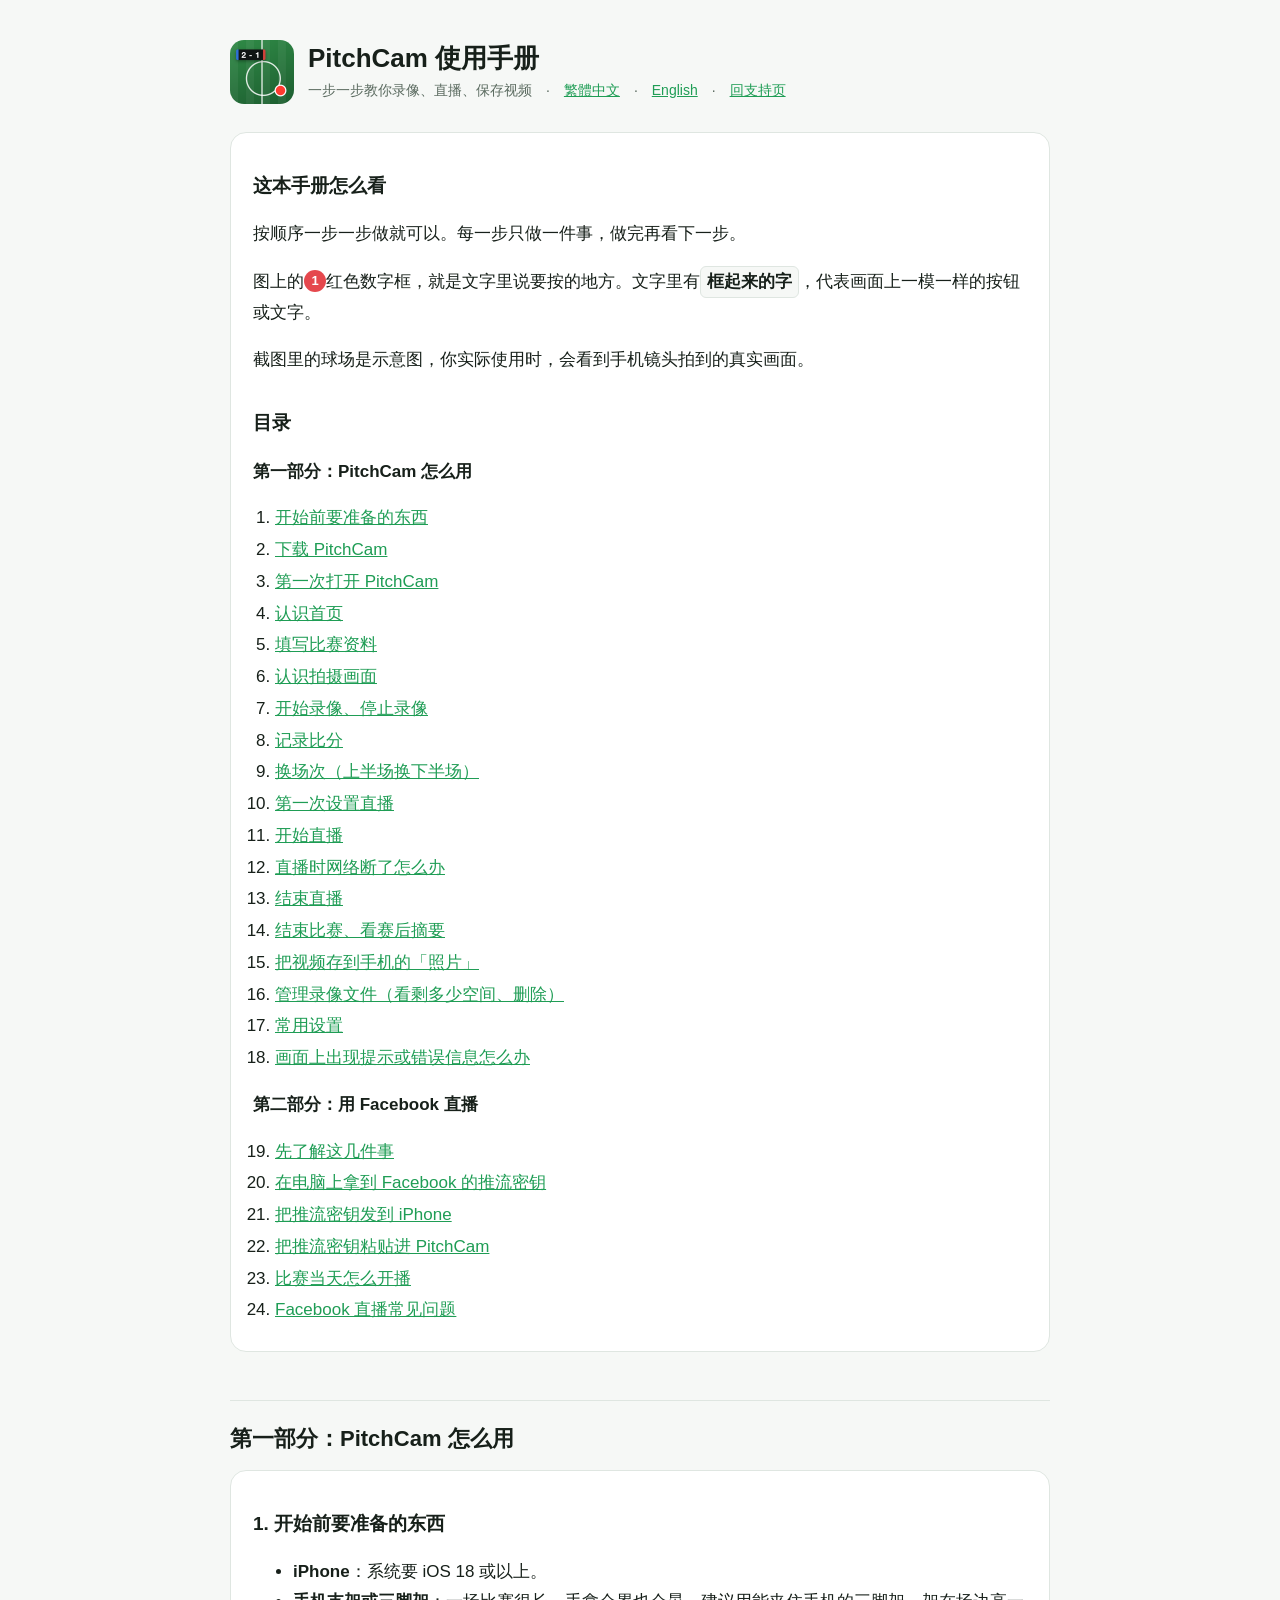
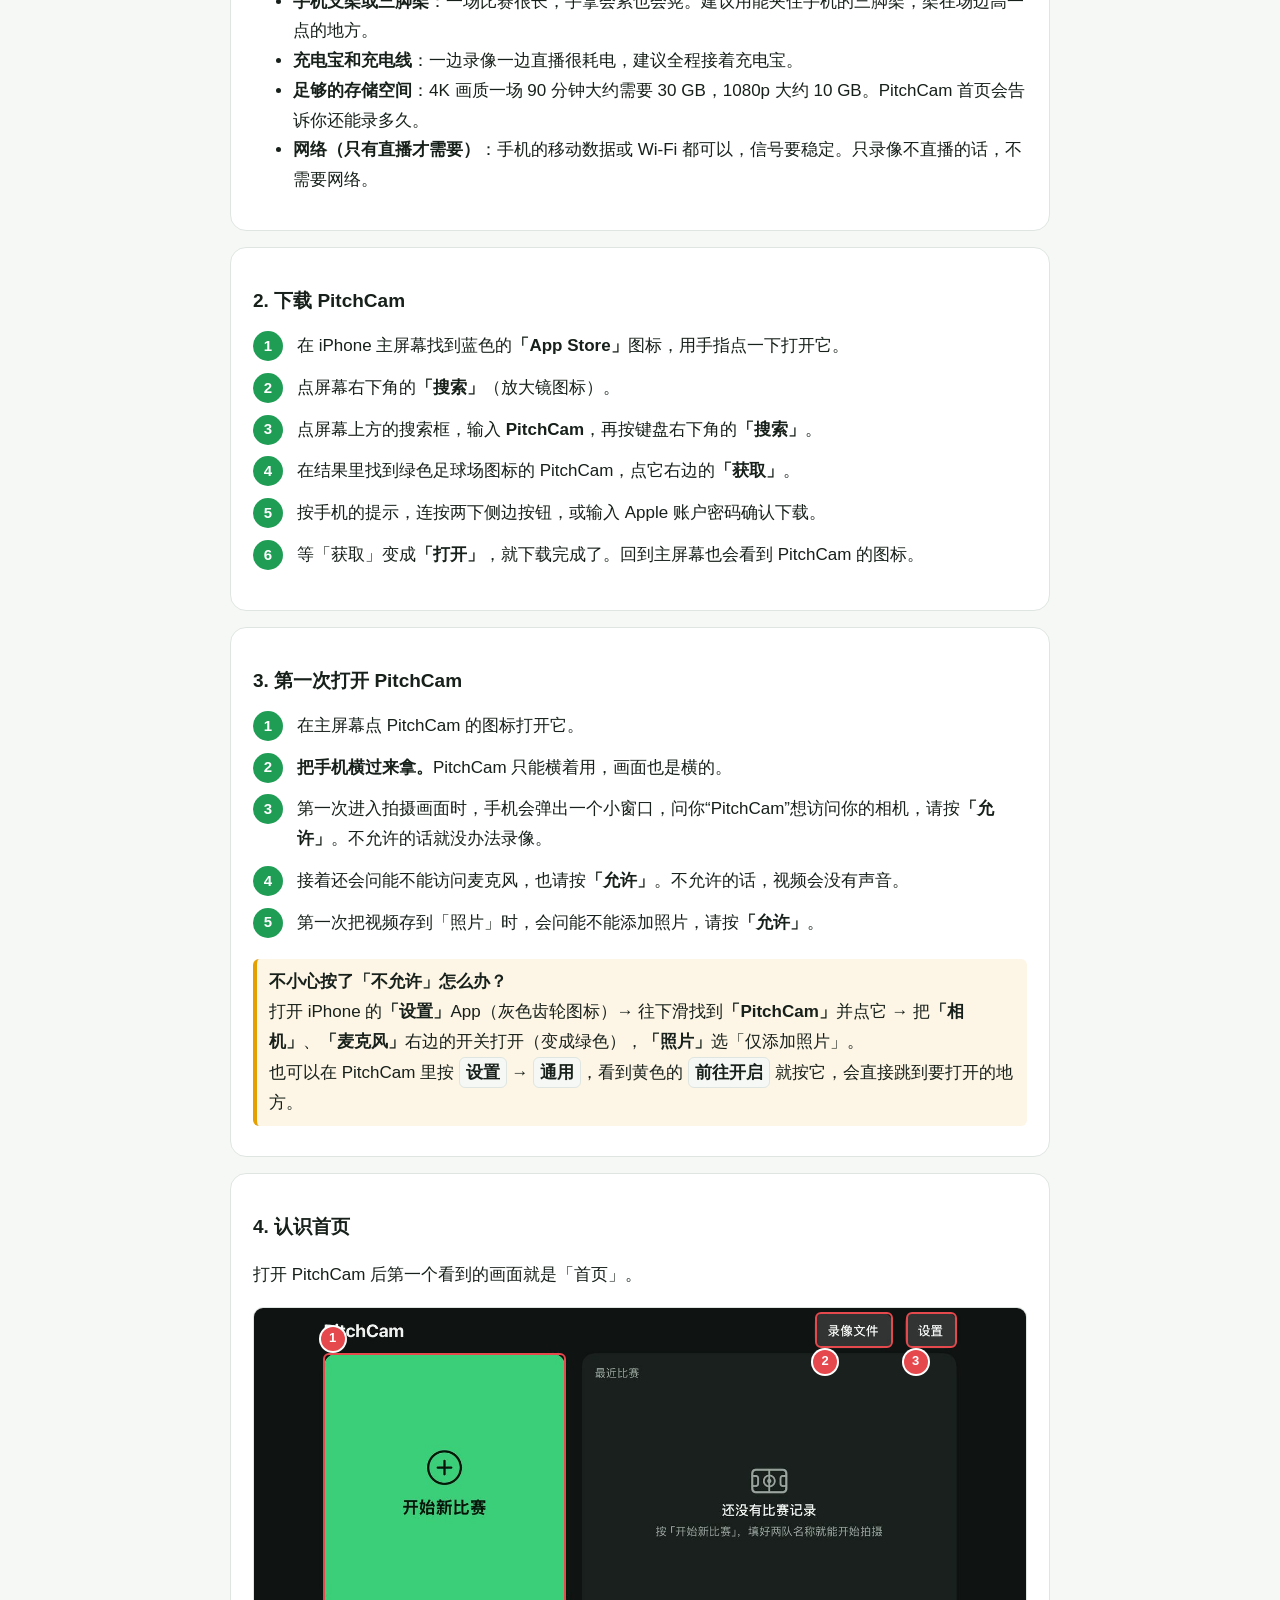
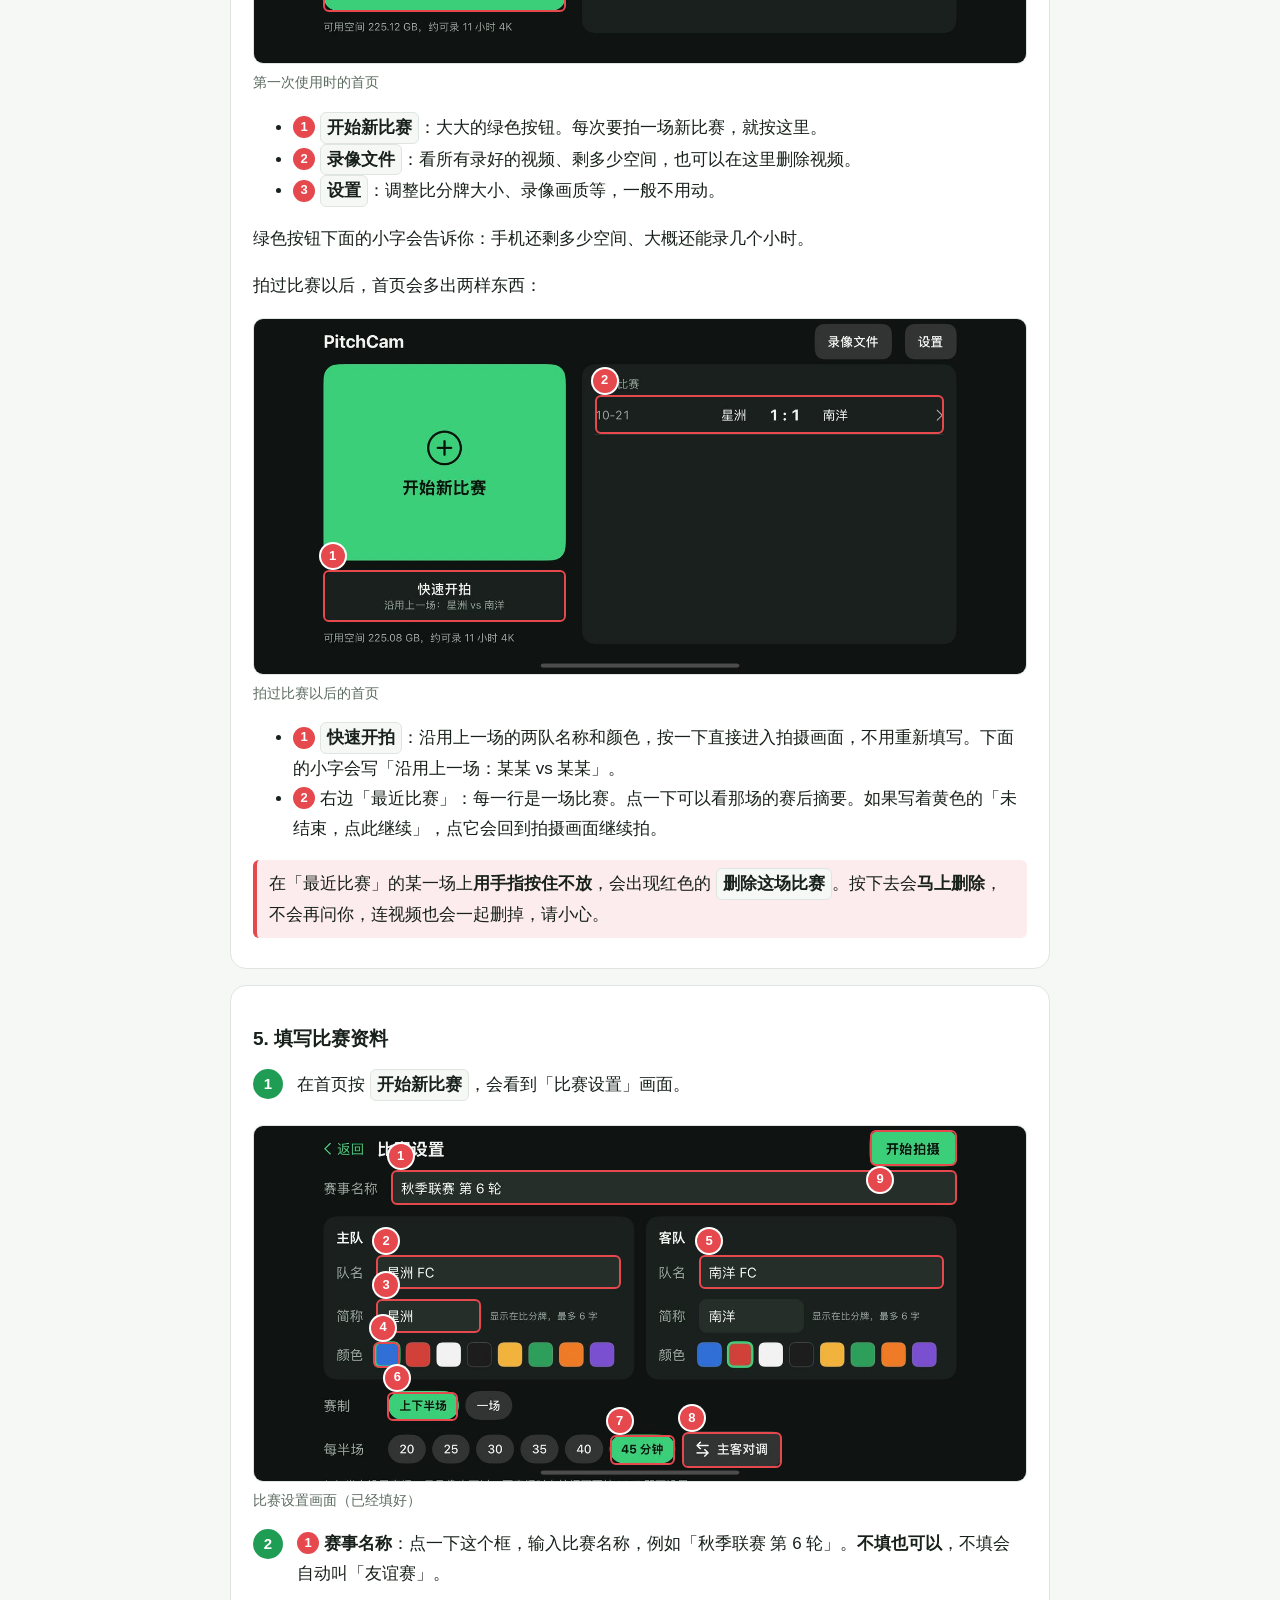
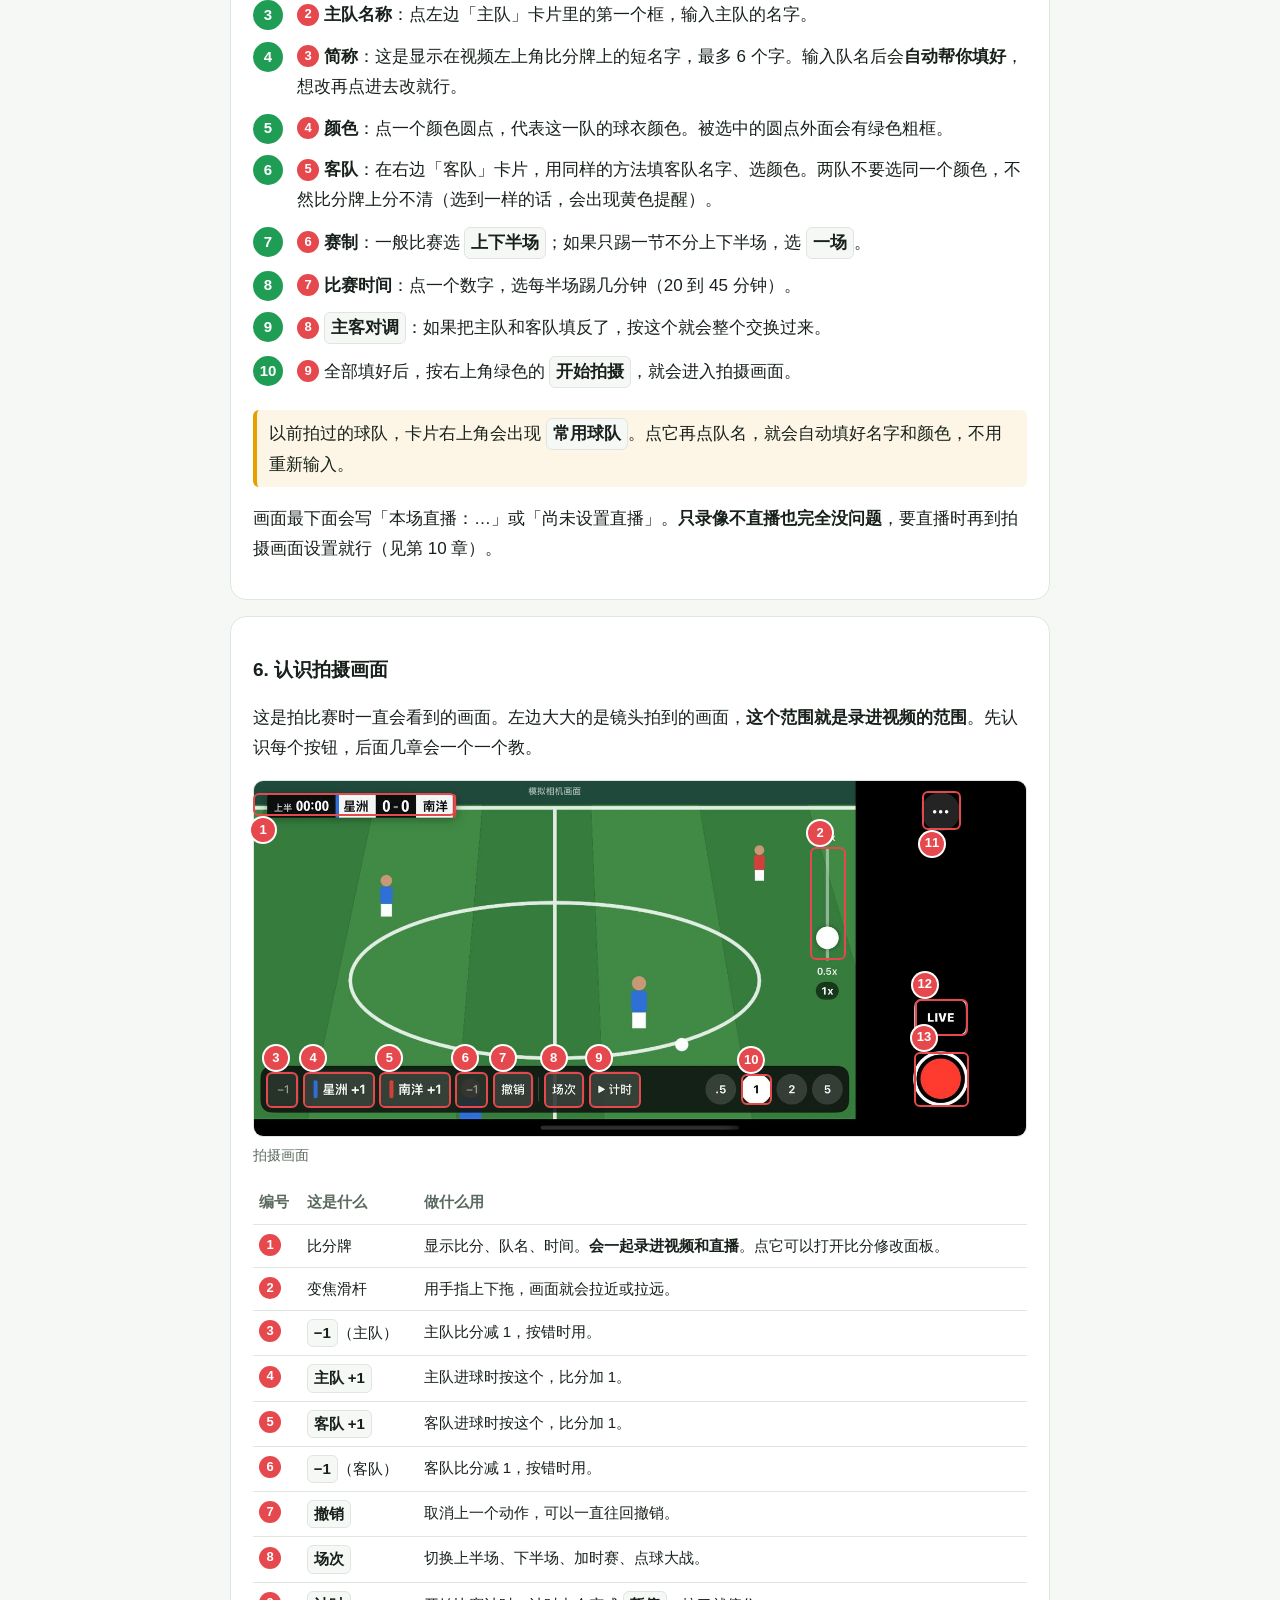
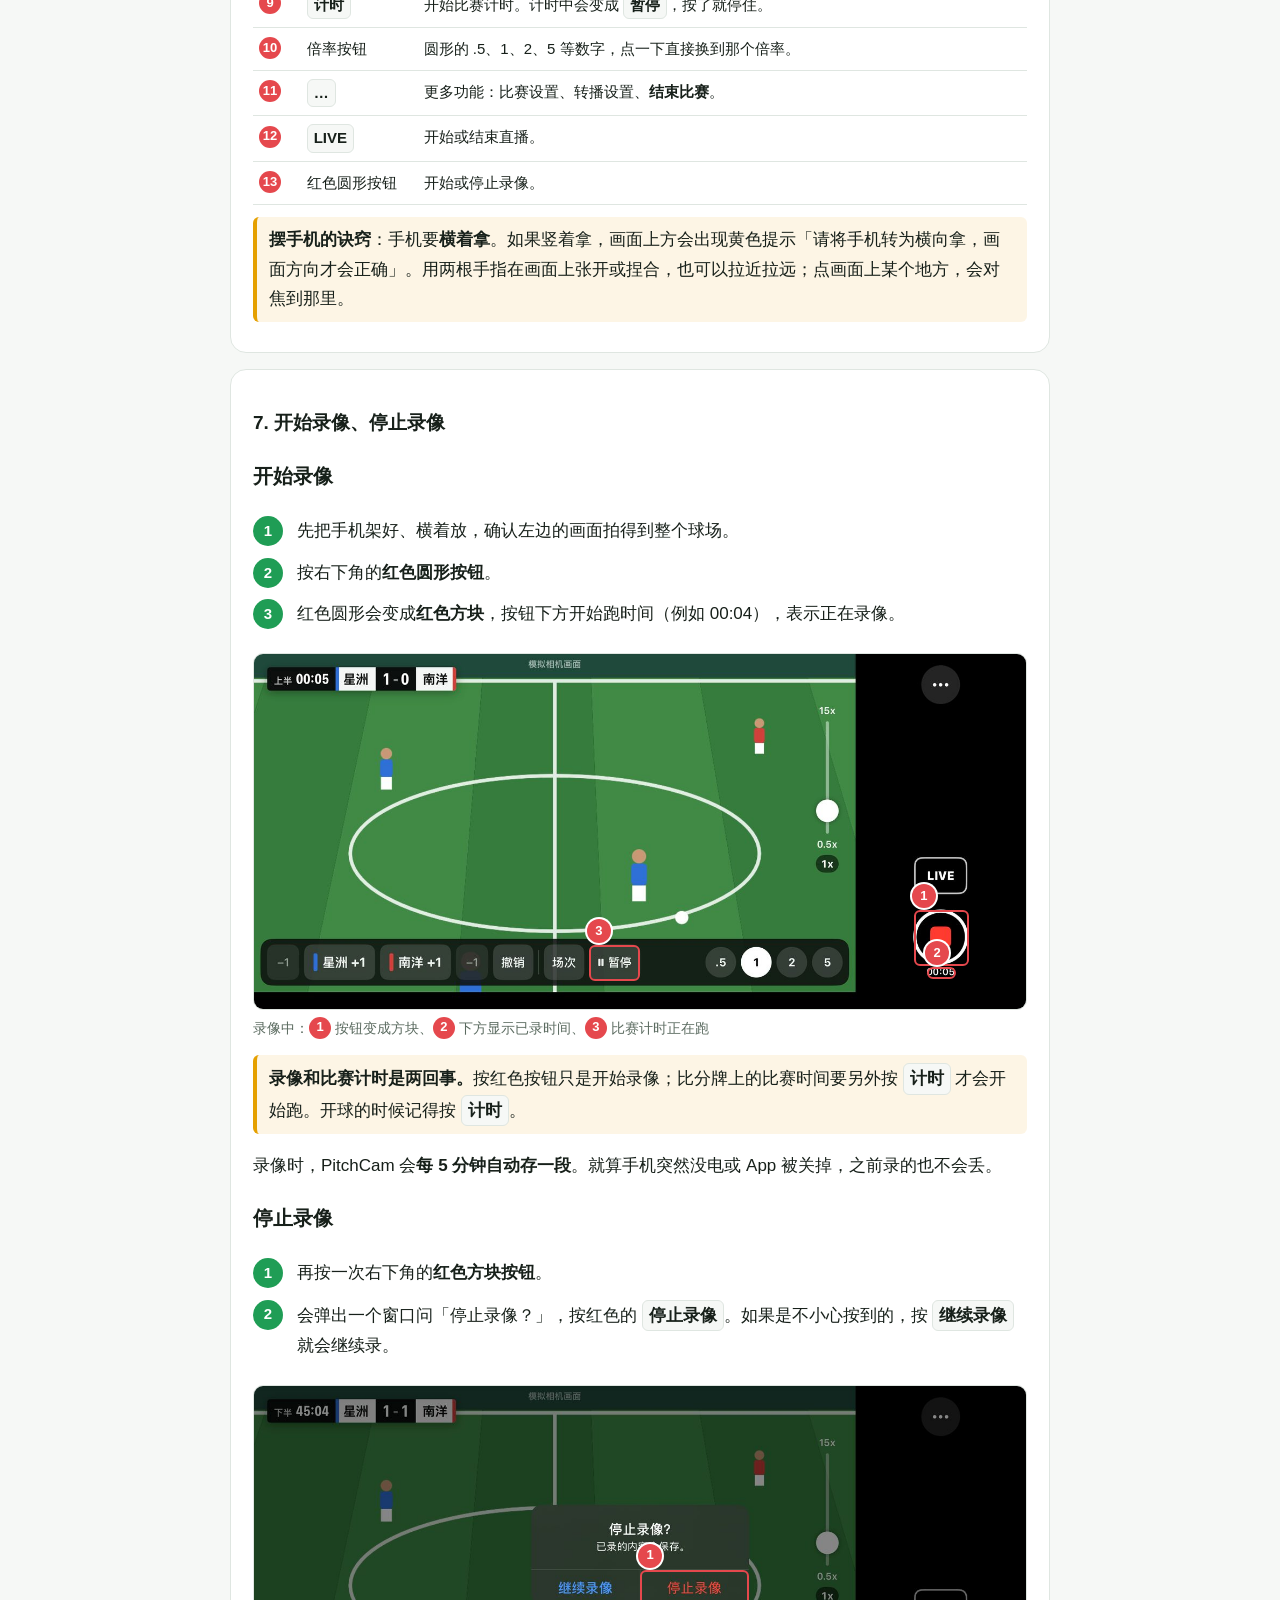
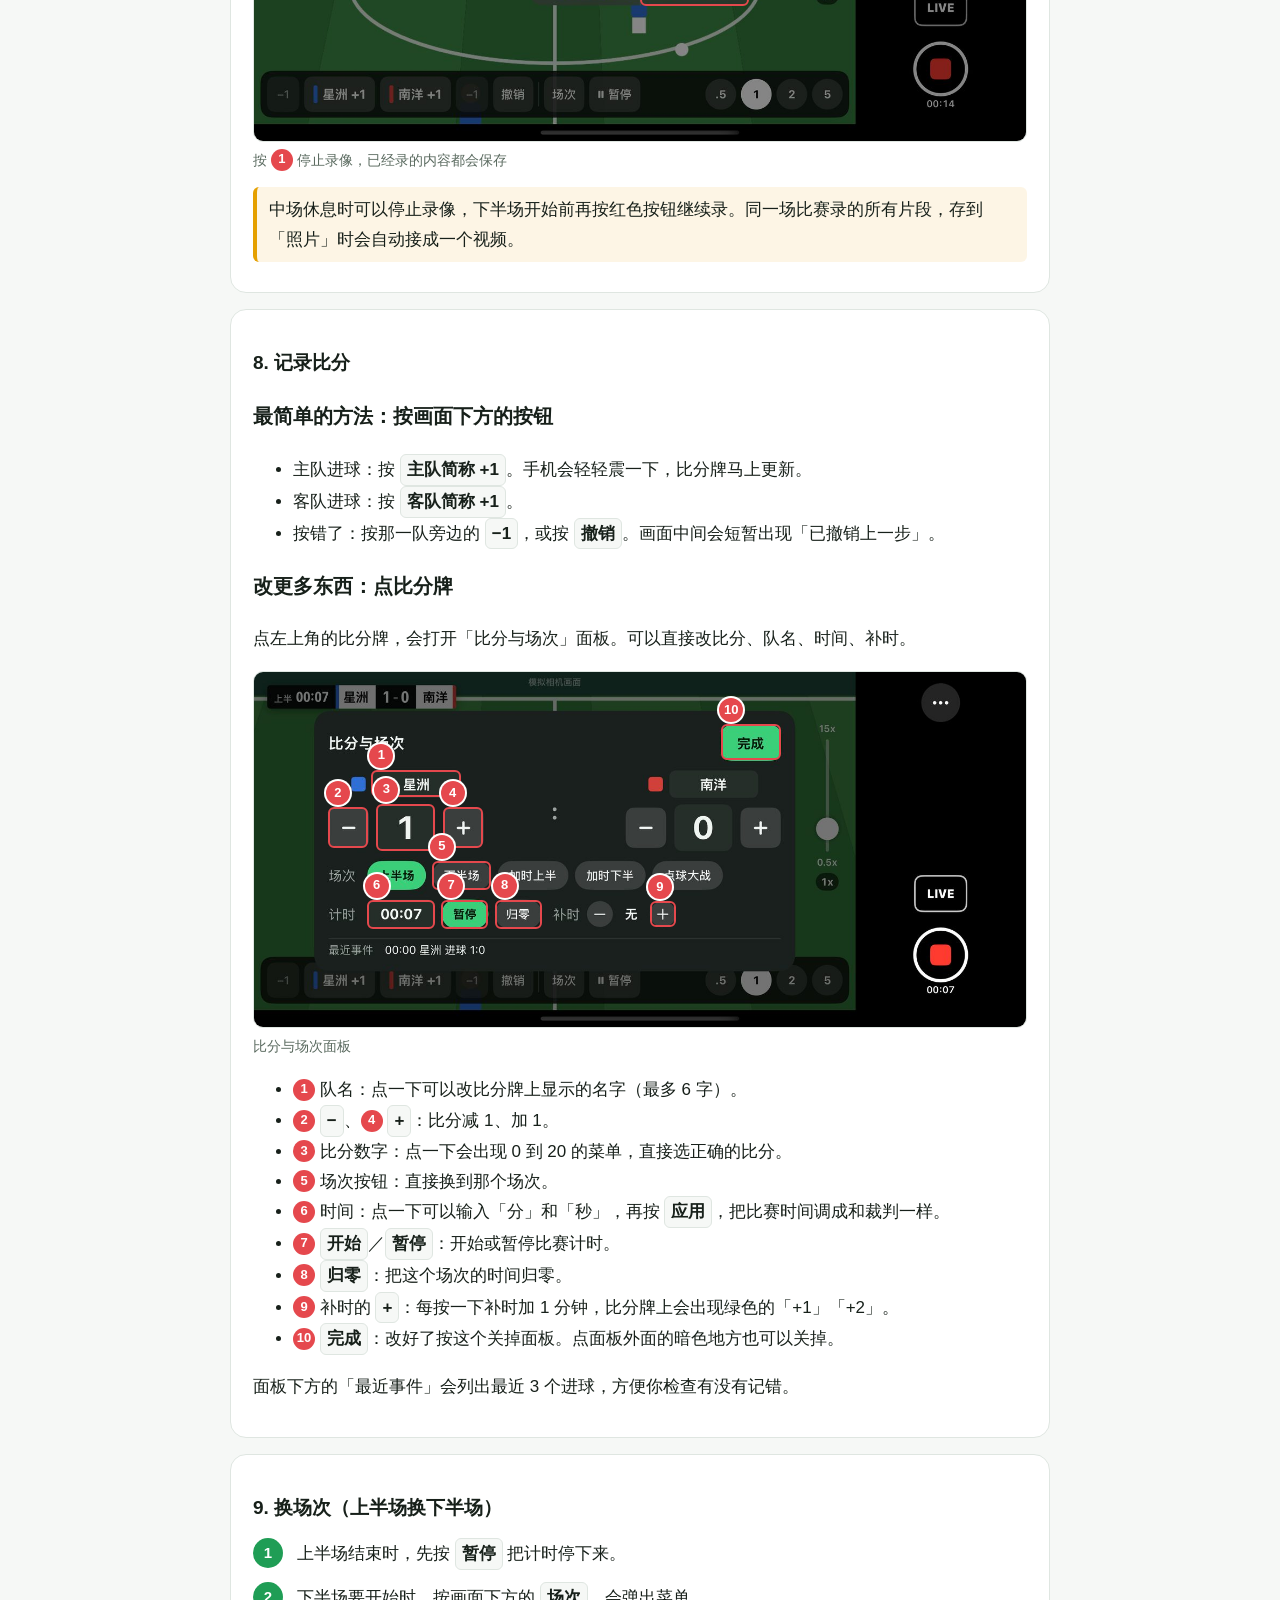
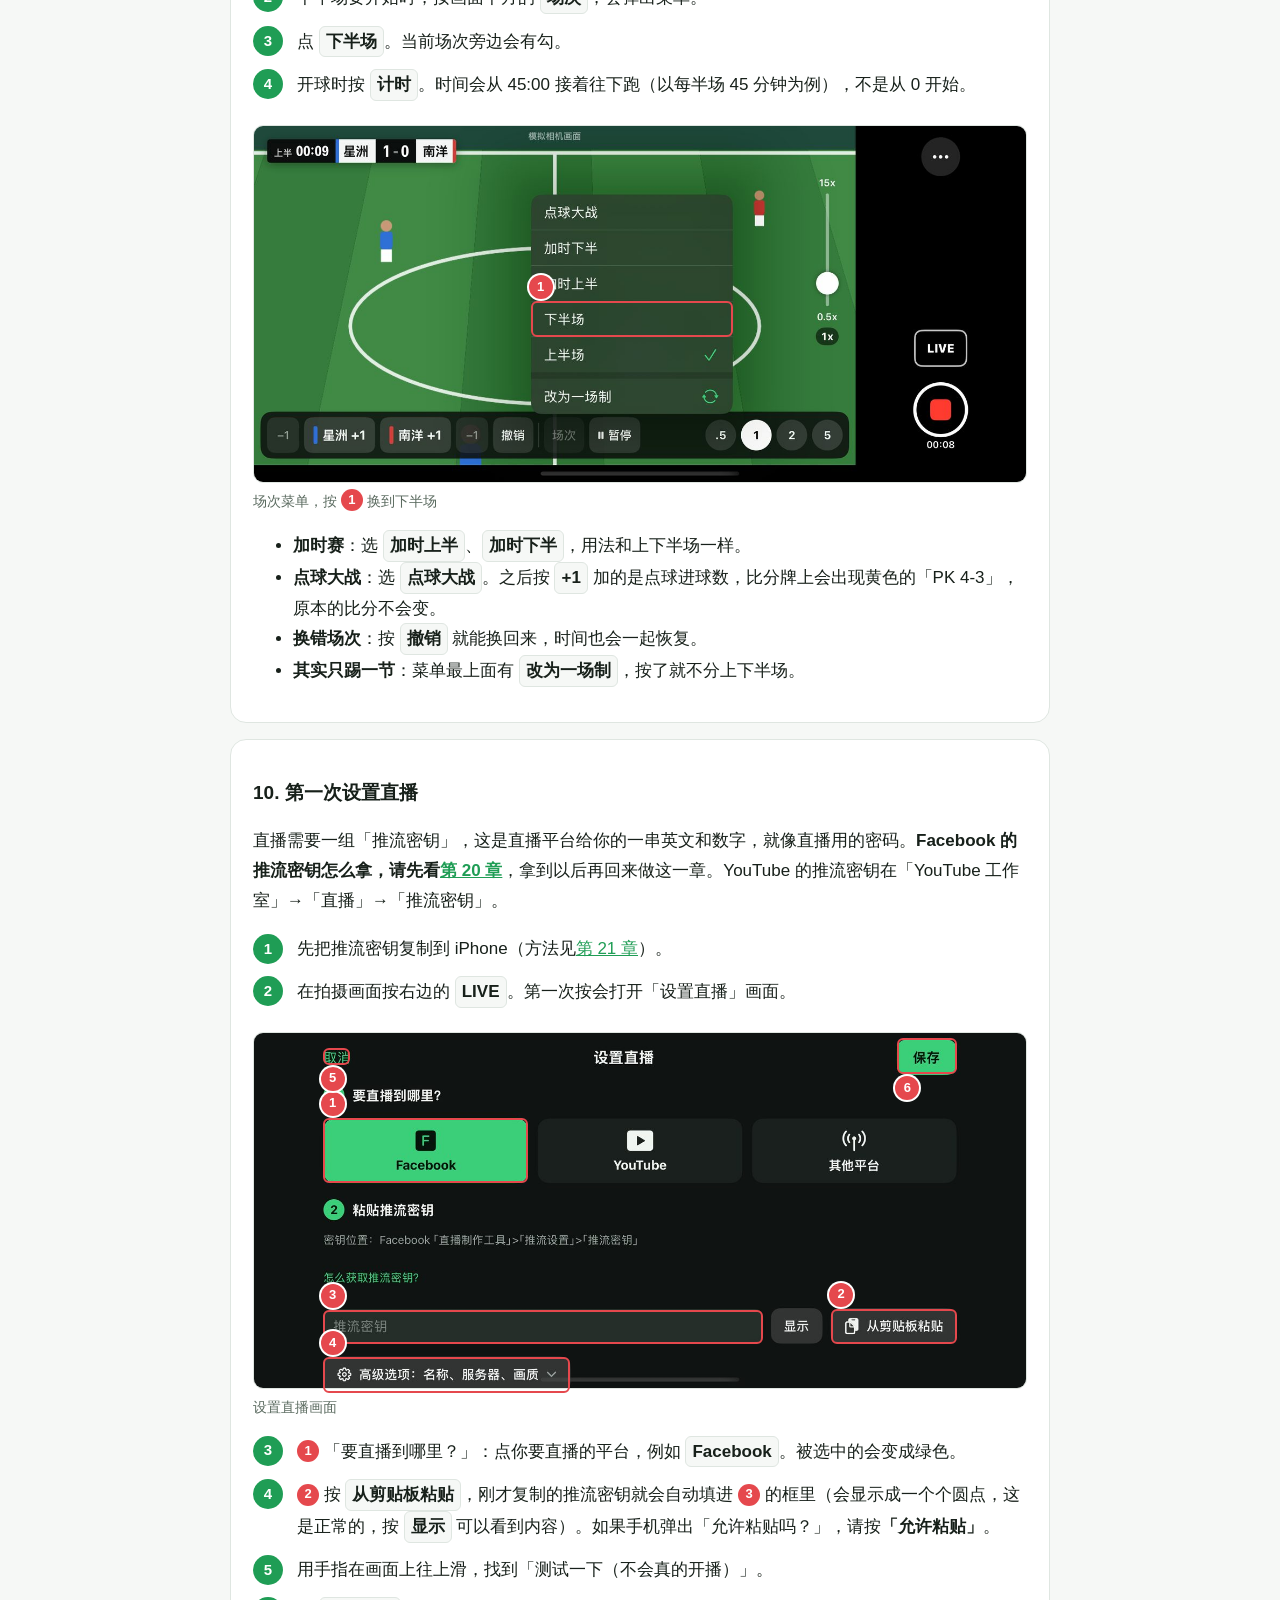
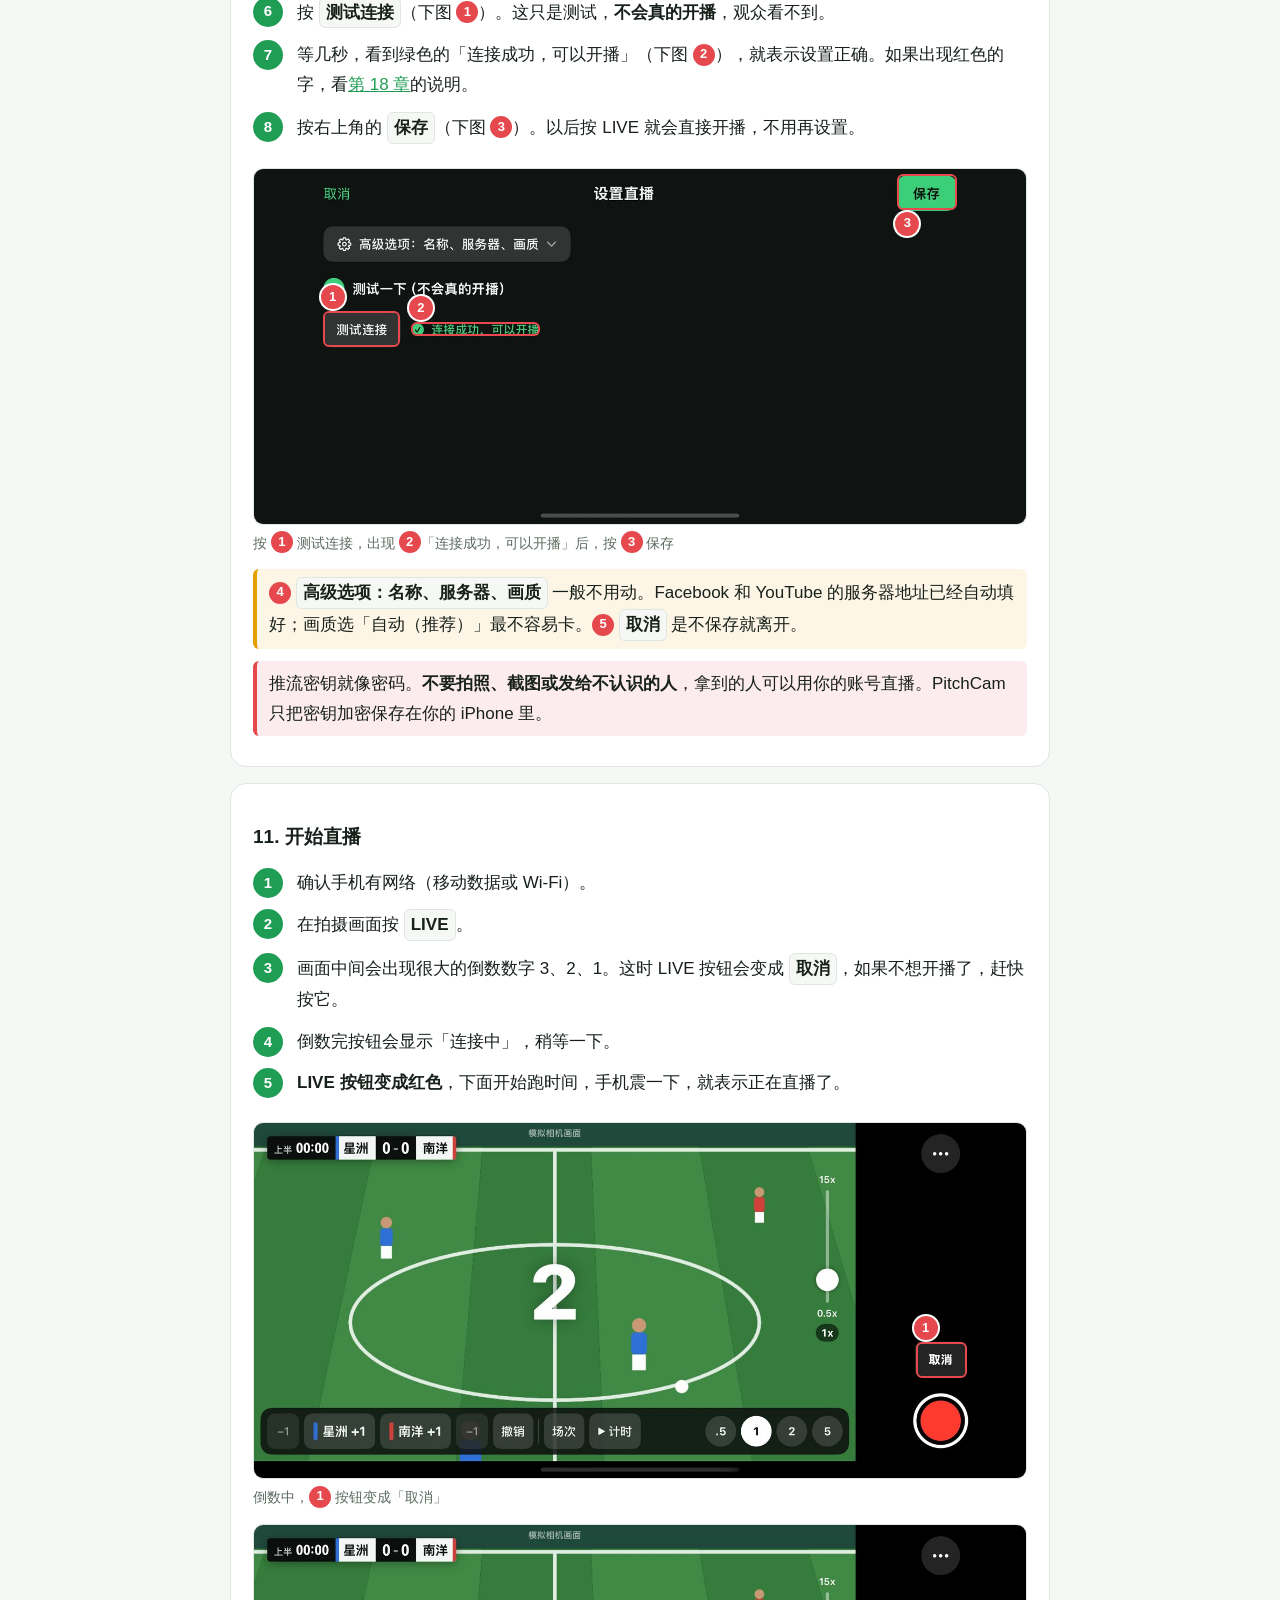
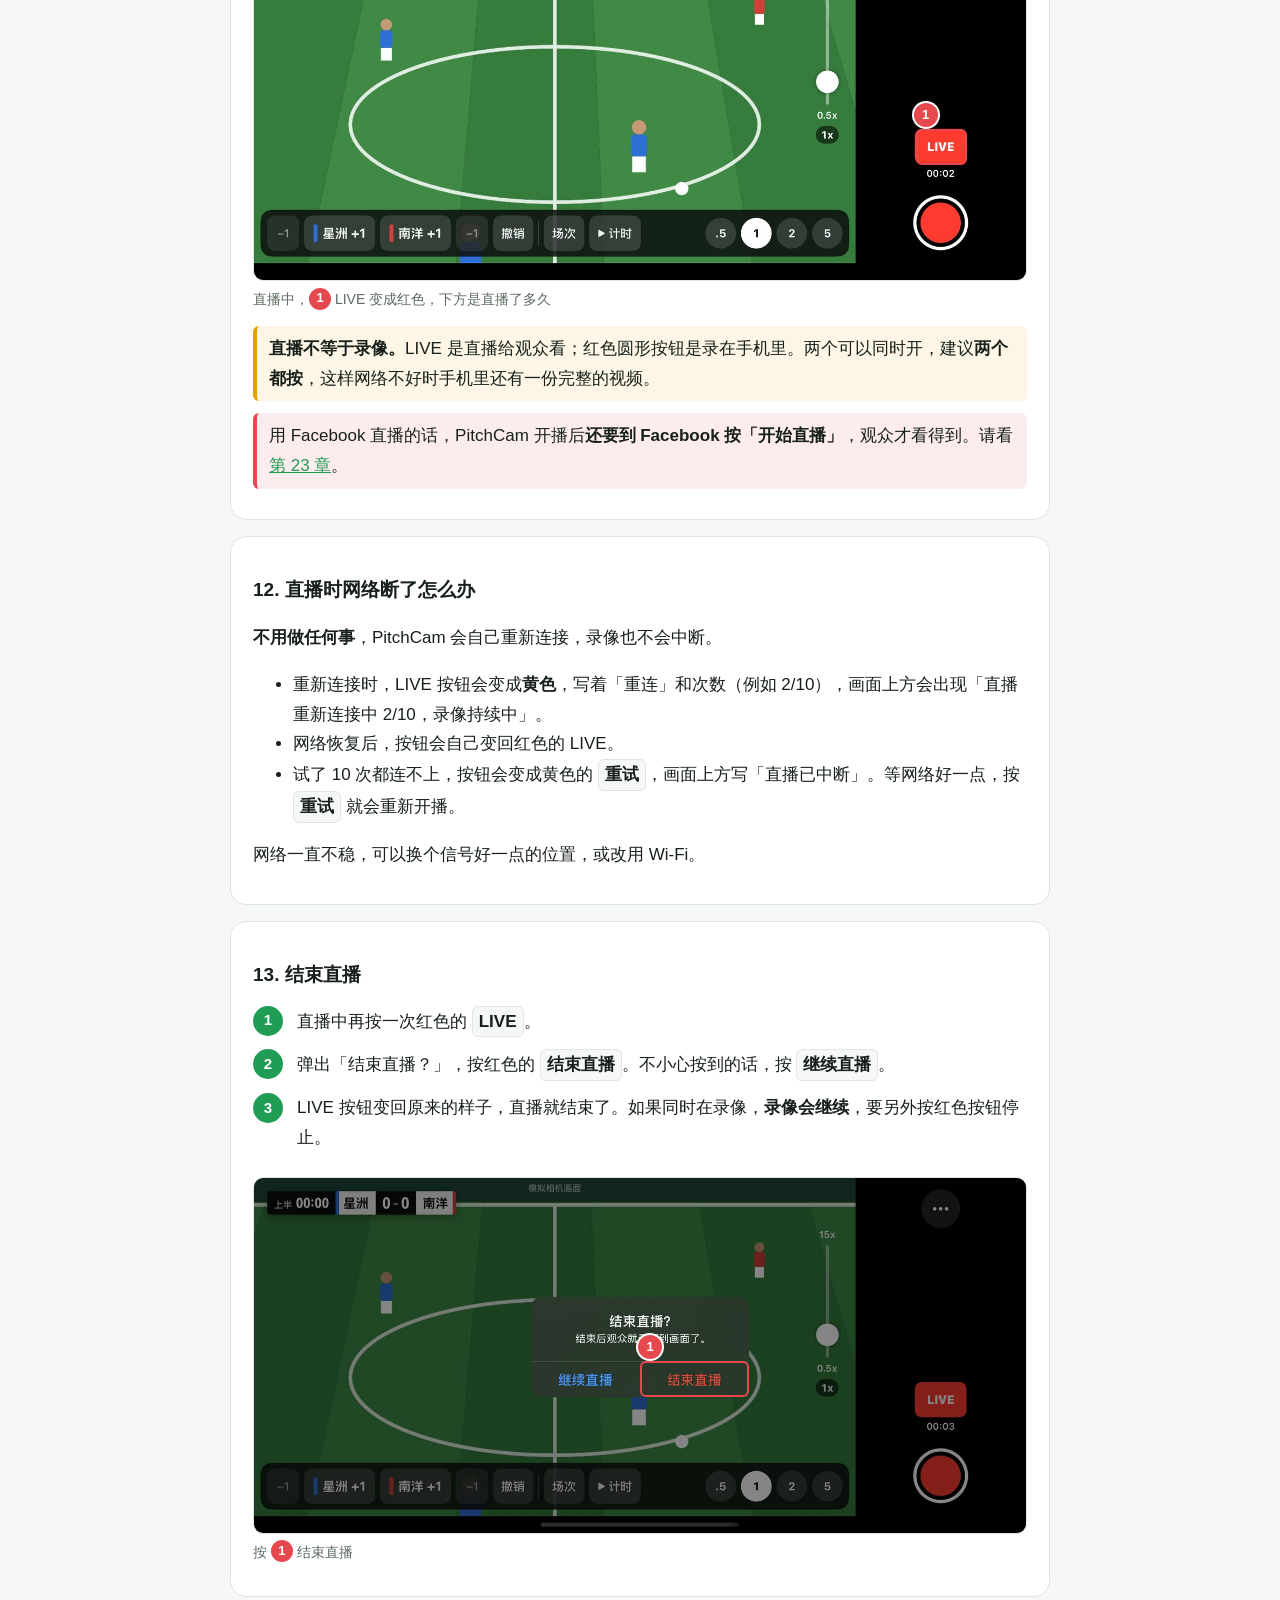
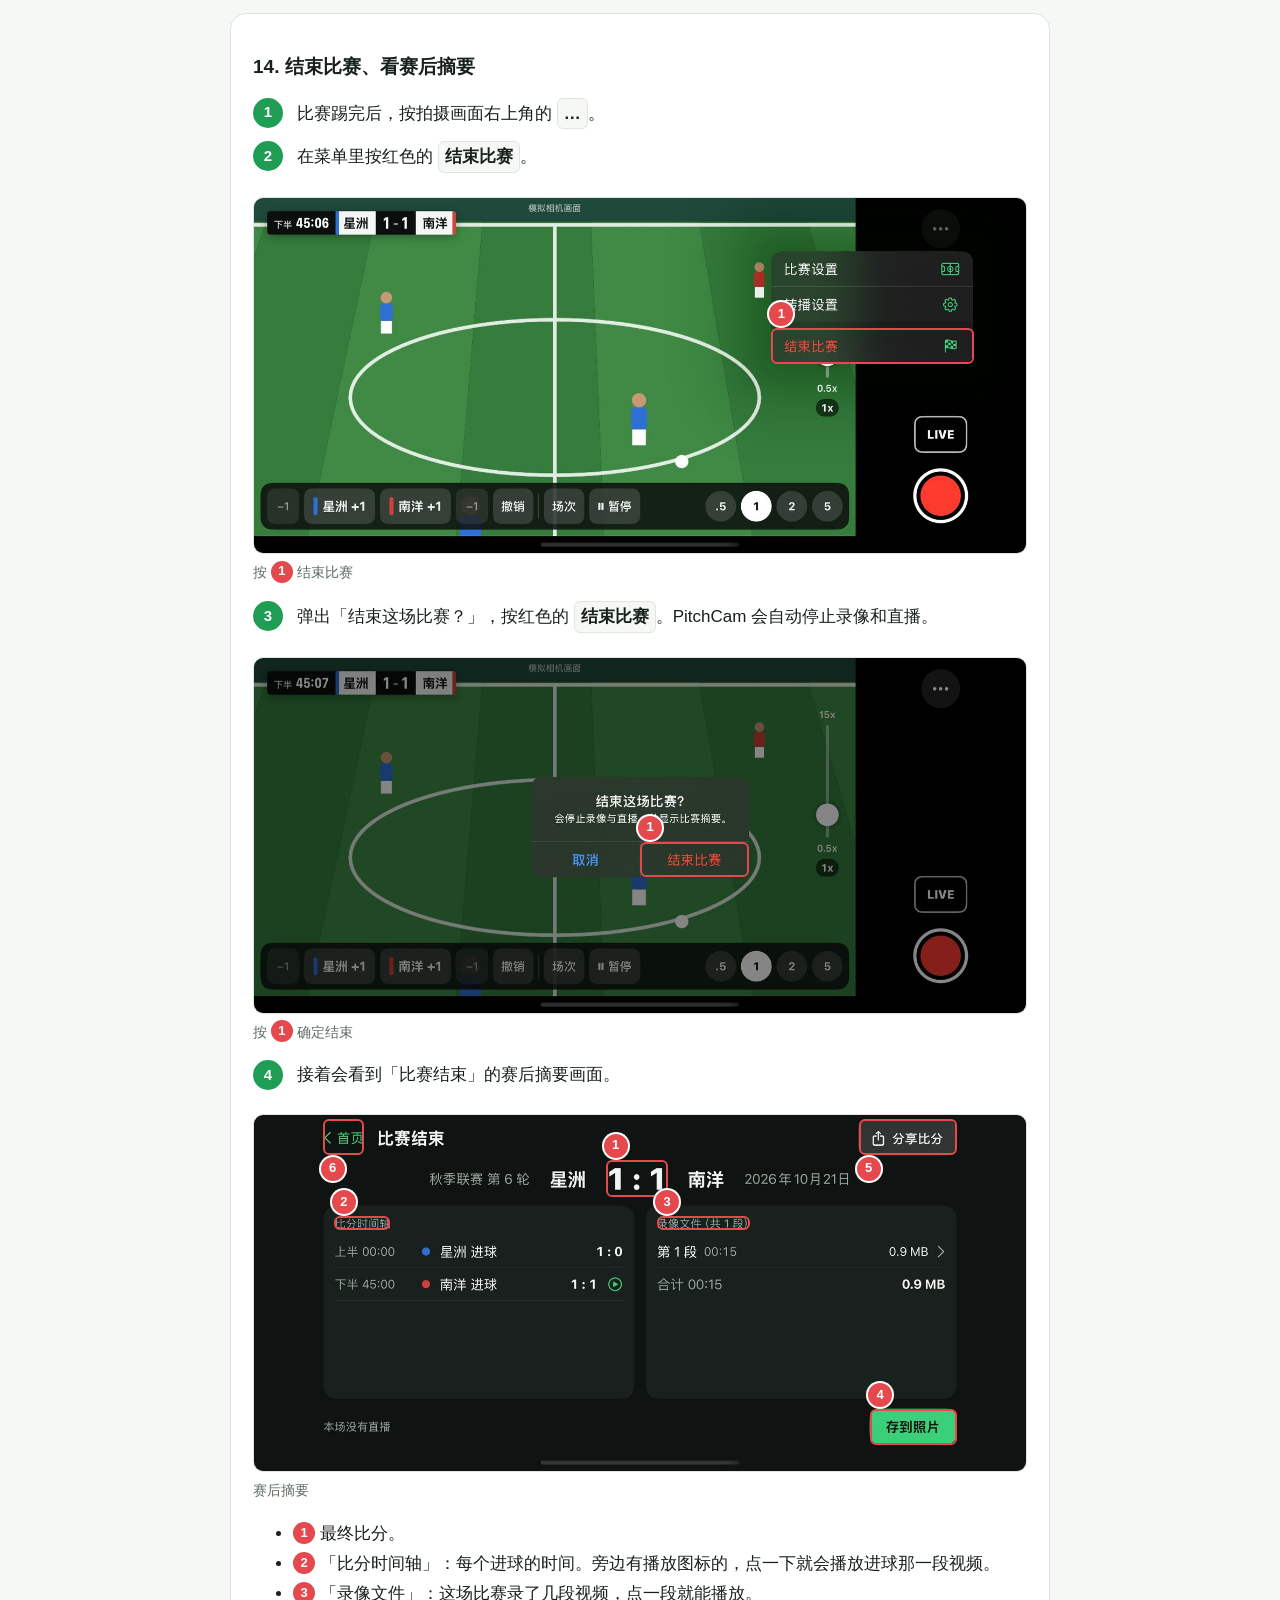
<file: manual-zh-hans.html>
<!doctype html>
<html lang="zh-Hans" data-shots="zh-Hans">
<head>
<meta charset="utf-8">
<meta name="viewport" content="width=device-width, initial-scale=1">
<title>PitchCam 使用手册</title>
<link rel="stylesheet" href="style.css">
</head>
<body class="manual">
<main>
  <header>
    <img src="icon.png" alt="PitchCam 图标">
    <div>
      <h1>PitchCam 使用手册</h1>
      <p class="sub">一步一步教你录像、直播、保存视频　·　<a href="manual.html">繁體中文</a>　·　<a href="manual-en.html">English</a>　·　<a href="index.html#zh-hans">回支持页</a></p>
    </div>
  </header>

  <section class="toc">
    <h2>这本手册怎么看</h2>
    <p>按顺序一步一步做就可以。每一步只做一件事，做完再看下一步。</p>
    <p>图上的<span class="mk">1</span>红色数字框，就是文字里说要按的地方。文字里有<span class="btn">框起来的字</span>，代表画面上一模一样的按钮或文字。</p>
    <p>截图里的球场是示意图，你实际使用时，会看到手机镜头拍到的真实画面。</p>
    <h2>目录</h2>
    <p><strong>第一部分：PitchCam 怎么用</strong></p>
    <ol>
      <li><a href="#prepare">开始前要准备的东西</a></li>
      <li><a href="#install">下载 PitchCam</a></li>
      <li><a href="#first-open">第一次打开 PitchCam</a></li>
      <li><a href="#home">认识首页</a></li>
      <li><a href="#setup">填写比赛资料</a></li>
      <li><a href="#capture">认识拍摄画面</a></li>
      <li><a href="#record">开始录像、停止录像</a></li>
      <li><a href="#score">记录比分</a></li>
      <li><a href="#period">换场次（上半场换下半场）</a></li>
      <li><a href="#live-setup">第一次设置直播</a></li>
      <li><a href="#live-start">开始直播</a></li>
      <li><a href="#live-trouble">直播时网络断了怎么办</a></li>
      <li><a href="#live-stop">结束直播</a></li>
      <li><a href="#end">结束比赛、看赛后摘要</a></li>
      <li><a href="#save">把视频存到手机的「照片」</a></li>
      <li><a href="#library">管理录像文件（看剩多少空间、删除）</a></li>
      <li><a href="#settings">常用设置</a></li>
      <li><a href="#messages">画面上出现提示或错误信息怎么办</a></li>
    </ol>
    <p><strong>第二部分：用 Facebook 直播</strong></p>
    <ol start="19">
      <li><a href="#fb-intro">先了解这几件事</a></li>
      <li><a href="#fb-key">在电脑上拿到 Facebook 的推流密钥</a></li>
      <li><a href="#fb-send">把推流密钥发到 iPhone</a></li>
      <li><a href="#fb-paste">把推流密钥粘贴进 PitchCam</a></li>
      <li><a href="#fb-day">比赛当天怎么开播</a></li>
      <li><a href="#fb-faq">Facebook 直播常见问题</a></li>
    </ol>
  </section>

  <h1 class="lang">第一部分：PitchCam 怎么用</h1>

  <section id="prepare">
    <h2>1. 开始前要准备的东西</h2>
    <ul>
      <li><strong>iPhone</strong>：系统要 iOS 18 或以上。</li>
      <li><strong>手机支架或三脚架</strong>：一场比赛很长，手拿会累也会晃。建议用能夹住手机的三脚架，架在场边高一点的地方。</li>
      <li><strong>充电宝和充电线</strong>：一边录像一边直播很耗电，建议全程接着充电宝。</li>
      <li><strong>足够的存储空间</strong>：4K 画质一场 90 分钟大约需要 30 GB，1080p 大约 10 GB。PitchCam 首页会告诉你还能录多久。</li>
      <li><strong>网络（只有直播才需要）</strong>：手机的移动数据或 Wi-Fi 都可以，信号要稳定。只录像不直播的话，不需要网络。</li>
    </ul>
  </section>

  <section id="install">
    <h2>2. 下载 PitchCam</h2>
    <ol class="steps">
      <li>在 iPhone 主屏幕找到蓝色的<strong>「App Store」</strong>图标，用手指点一下打开它。</li>
      <li>点屏幕右下角的<strong>「搜索」</strong>（放大镜图标）。</li>
      <li>点屏幕上方的搜索框，输入 <strong>PitchCam</strong>，再按键盘右下角的<strong>「搜索」</strong>。</li>
      <li>在结果里找到绿色足球场图标的 PitchCam，点它右边的<strong>「获取」</strong>。</li>
      <li>按手机的提示，连按两下侧边按钮，或输入 Apple 账户密码确认下载。</li>
      <li>等「获取」变成<strong>「打开」</strong>，就下载完成了。回到主屏幕也会看到 PitchCam 的图标。</li>
    </ol>
  </section>

  <section id="first-open">
    <h2>3. 第一次打开 PitchCam</h2>
    <ol class="steps">
      <li>在主屏幕点 PitchCam 的图标打开它。</li>
      <li><strong>把手机横过来拿。</strong>PitchCam 只能横着用，画面也是横的。</li>
      <li>第一次进入拍摄画面时，手机会弹出一个小窗口，问你“PitchCam”想访问你的相机，请按<strong>「允许」</strong>。不允许的话就没办法录像。</li>
      <li>接着还会问能不能访问麦克风，也请按<strong>「允许」</strong>。不允许的话，视频会没有声音。</li>
      <li>第一次把视频存到「照片」时，会问能不能添加照片，请按<strong>「允许」</strong>。</li>
    </ol>
    <div class="note"><strong>不小心按了「不允许」怎么办？</strong><br>
      打开 iPhone 的<strong>「设置」</strong>App（灰色齿轮图标）→ 往下滑找到<strong>「PitchCam」</strong>并点它 → 把<strong>「相机」</strong>、<strong>「麦克风」</strong>右边的开关打开（变成绿色），<strong>「照片」</strong>选「仅添加照片」。<br>
      也可以在 PitchCam 里按 <span class="btn">设置</span> → <span class="btn">通用</span>，看到黄色的 <span class="btn">前往开启</span> 就按它，会直接跳到要打开的地方。</div>
  </section>

  <section id="home">
    <h2>4. 认识首页</h2>
    <p>打开 PitchCam 后第一个看到的画面就是「首页」。</p>
    <figure class="shot" data-shot="01-home-first" data-marks="new:1,library:2,settings:3">
      <div class="shot-wrap"><img src="manual/zh-Hans/01-home-first.jpg" alt="首页" loading="lazy"></div>
      <figcaption>第一次使用时的首页</figcaption>
    </figure>
    <ul>
      <li><span class="mk">1</span> <span class="btn">开始新比赛</span>：大大的绿色按钮。每次要拍一场新比赛，就按这里。</li>
      <li><span class="mk">2</span> <span class="btn">录像文件</span>：看所有录好的视频、剩多少空间，也可以在这里删除视频。</li>
      <li><span class="mk">3</span> <span class="btn">设置</span>：调整比分牌大小、录像画质等，一般不用动。</li>
    </ul>
    <p>绿色按钮下面的小字会告诉你：手机还剩多少空间、大概还能录几个小时。</p>
    <p>拍过比赛以后，首页会多出两样东西：</p>
    <figure class="shot" data-shot="12-home" data-marks="quick:1,match:2">
      <div class="shot-wrap"><img src="manual/zh-Hans/12-home.jpg" alt="有比赛记录的首页" loading="lazy"></div>
      <figcaption>拍过比赛以后的首页</figcaption>
    </figure>
    <ul>
      <li><span class="mk">1</span> <span class="btn">快速开拍</span>：沿用上一场的两队名称和颜色，按一下直接进入拍摄画面，不用重新填写。下面的小字会写「沿用上一场：某某 vs 某某」。</li>
      <li><span class="mk">2</span> 右边「最近比赛」：每一行是一场比赛。点一下可以看那场的赛后摘要。如果写着黄色的「未结束，点此继续」，点它会回到拍摄画面继续拍。</li>
    </ul>
    <div class="note warn">在「最近比赛」的某一场上<strong>用手指按住不放</strong>，会出现红色的 <span class="btn">删除这场比赛</span>。按下去会<strong>马上删除</strong>，不会再问你，连视频也会一起删掉，请小心。</div>
  </section>

  <section id="setup">
    <h2>5. 填写比赛资料</h2>
    <ol class="steps">
      <li>在首页按 <span class="btn">开始新比赛</span>，会看到「比赛设置」画面。</li>
    </ol>
    <figure class="shot" data-shot="02-setup" data-marks="title:1,homeName:2,homeShort:3,homeColor:4,awayName:5,format:6,half:7,swap:8,start:9">
      <div class="shot-wrap"><img src="manual/zh-Hans/02-setup.jpg" alt="比赛设置" loading="lazy"></div>
      <figcaption>比赛设置画面（已经填好）</figcaption>
    </figure>
    <ol class="steps" start="2" style="counter-reset: step 1">
      <li><span class="mk">1</span> <strong>赛事名称</strong>：点一下这个框，输入比赛名称，例如「秋季联赛 第 6 轮」。<strong>不填也可以</strong>，不填会自动叫「友谊赛」。</li>
      <li><span class="mk">2</span> <strong>主队名称</strong>：点左边「主队」卡片里的第一个框，输入主队的名字。</li>
      <li><span class="mk">3</span> <strong>简称</strong>：这是显示在视频左上角比分牌上的短名字，最多 6 个字。输入队名后会<strong>自动帮你填好</strong>，想改再点进去改就行。</li>
      <li><span class="mk">4</span> <strong>颜色</strong>：点一个颜色圆点，代表这一队的球衣颜色。被选中的圆点外面会有绿色粗框。</li>
      <li><span class="mk">5</span> <strong>客队</strong>：在右边「客队」卡片，用同样的方法填客队名字、选颜色。两队不要选同一个颜色，不然比分牌上分不清（选到一样的话，会出现黄色提醒）。</li>
      <li><span class="mk">6</span> <strong>赛制</strong>：一般比赛选 <span class="btn">上下半场</span>；如果只踢一节不分上下半场，选 <span class="btn">一场</span>。</li>
      <li><span class="mk">7</span> <strong>比赛时间</strong>：点一个数字，选每半场踢几分钟（20 到 45 分钟）。</li>
      <li><span class="mk">8</span> <span class="btn">主客对调</span>：如果把主队和客队填反了，按这个就会整个交换过来。</li>
      <li><span class="mk">9</span> 全部填好后，按右上角绿色的 <span class="btn">开始拍摄</span>，就会进入拍摄画面。</li>
    </ol>
    <div class="note">以前拍过的球队，卡片右上角会出现 <span class="btn">常用球队</span>。点它再点队名，就会自动填好名字和颜色，不用重新输入。</div>
    <p>画面最下面会写「本场直播：…」或「尚未设置直播」。<strong>只录像不直播也完全没问题</strong>，要直播时再到拍摄画面设置就行（见第 10 章）。</p>
  </section>

  <section id="capture">
    <h2>6. 认识拍摄画面</h2>
    <p>这是拍比赛时一直会看到的画面。左边大大的是镜头拍到的画面，<strong>这个范围就是录进视频的范围</strong>。先认识每个按钮，后面几章会一个一个教。</p>
    <figure class="shot" data-shot="03-capture" data-marks="scoreboard:1,zoomSlider:2,homeMinus:3,homePlus:4,awayPlus:5,awayMinus:6,undo:7,period:8,clock:9,zoom:10,menu:11,live:12,rec:13">
      <div class="shot-wrap"><img src="manual/zh-Hans/03-capture.jpg" alt="拍摄画面" loading="lazy"></div>
      <figcaption>拍摄画面</figcaption>
    </figure>
    <div class="wrap"><table>
      <tr><th>编号</th><th>这是什么</th><th>做什么用</th></tr>
      <tr><td><span class="mk">1</span></td><td>比分牌</td><td>显示比分、队名、时间。<strong>会一起录进视频和直播</strong>。点它可以打开比分修改面板。</td></tr>
      <tr><td><span class="mk">2</span></td><td>变焦滑杆</td><td>用手指上下拖，画面就会拉近或拉远。</td></tr>
      <tr><td><span class="mk">3</span></td><td><span class="btn">−1</span>（主队）</td><td>主队比分减 1，按错时用。</td></tr>
      <tr><td><span class="mk">4</span></td><td><span class="btn">主队 +1</span></td><td>主队进球时按这个，比分加 1。</td></tr>
      <tr><td><span class="mk">5</span></td><td><span class="btn">客队 +1</span></td><td>客队进球时按这个，比分加 1。</td></tr>
      <tr><td><span class="mk">6</span></td><td><span class="btn">−1</span>（客队）</td><td>客队比分减 1，按错时用。</td></tr>
      <tr><td><span class="mk">7</span></td><td><span class="btn">撤销</span></td><td>取消上一个动作，可以一直往回撤销。</td></tr>
      <tr><td><span class="mk">8</span></td><td><span class="btn">场次</span></td><td>切换上半场、下半场、加时赛、点球大战。</td></tr>
      <tr><td><span class="mk">9</span></td><td><span class="btn">计时</span></td><td>开始比赛计时。计时中会变成 <span class="btn">暂停</span>，按了就停住。</td></tr>
      <tr><td><span class="mk">10</span></td><td>倍率按钮</td><td>圆形的 .5、1、2、5 等数字，点一下直接换到那个倍率。</td></tr>
      <tr><td><span class="mk">11</span></td><td><span class="btn">…</span></td><td>更多功能：比赛设置、转播设置、<strong>结束比赛</strong>。</td></tr>
      <tr><td><span class="mk">12</span></td><td><span class="btn">LIVE</span></td><td>开始或结束直播。</td></tr>
      <tr><td><span class="mk">13</span></td><td>红色圆形按钮</td><td>开始或停止录像。</td></tr>
    </table></div>
    <div class="note"><strong>摆手机的诀窍</strong>：手机要<strong>横着拿</strong>。如果竖着拿，画面上方会出现黄色提示「请将手机转为横向拿，画面方向才会正确」。用两根手指在画面上张开或捏合，也可以拉近拉远；点画面上某个地方，会对焦到那里。</div>
  </section>

  <section id="record">
    <h2>7. 开始录像、停止录像</h2>
    <h3>开始录像</h3>
    <ol class="steps">
      <li>先把手机架好、横着放，确认左边的画面拍得到整个球场。</li>
      <li>按右下角的<strong>红色圆形按钮</strong>。</li>
      <li>红色圆形会变成<strong>红色方块</strong>，按钮下方开始跑时间（例如 00:04），表示正在录像。</li>
    </ol>
    <figure class="shot" data-shot="04-recording" data-marks="rec:1,recTime:2,clock:3">
      <div class="shot-wrap"><img src="manual/zh-Hans/04-recording.jpg" alt="录像中" loading="lazy"></div>
      <figcaption>录像中：<span class="mk">1</span> 按钮变成方块、<span class="mk">2</span> 下方显示已录时间、<span class="mk">3</span> 比赛计时正在跑</figcaption>
    </figure>
    <div class="note"><strong>录像和比赛计时是两回事。</strong>按红色按钮只是开始录像；比分牌上的比赛时间要另外按 <span class="btn">计时</span> 才会开始跑。开球的时候记得按 <span class="btn">计时</span>。</div>
    <p>录像时，PitchCam 会<strong>每 5 分钟自动存一段</strong>。就算手机突然没电或 App 被关掉，之前录的也不会丢。</p>
    <h3>停止录像</h3>
    <ol class="steps">
      <li>再按一次右下角的<strong>红色方块按钮</strong>。</li>
      <li>会弹出一个窗口问「停止录像？」，按红色的 <span class="btn">停止录像</span>。如果是不小心按到的，按 <span class="btn">继续录像</span> 就会继续录。</li>
    </ol>
    <figure class="shot" data-shot="07-stop-recording" data-marks="stop:1">
      <div class="shot-wrap"><img src="manual/zh-Hans/07-stop-recording.jpg" alt="停止录像确认" loading="lazy"></div>
      <figcaption>按 <span class="mk">1</span> 停止录像，已经录的内容都会保存</figcaption>
    </figure>
    <div class="note">中场休息时可以停止录像，下半场开始前再按红色按钮继续录。同一场比赛录的所有片段，存到「照片」时会自动接成一个视频。</div>
  </section>

  <section id="score">
    <h2>8. 记录比分</h2>
    <h3>最简单的方法：按画面下方的按钮</h3>
    <ul>
      <li>主队进球：按 <span class="btn">主队简称 +1</span>。手机会轻轻震一下，比分牌马上更新。</li>
      <li>客队进球：按 <span class="btn">客队简称 +1</span>。</li>
      <li>按错了：按那一队旁边的 <span class="btn">−1</span>，或按 <span class="btn">撤销</span>。画面中间会短暂出现「已撤销上一步」。</li>
    </ul>
    <h3>改更多东西：点比分牌</h3>
    <p>点左上角的比分牌，会打开「比分与场次」面板。可以直接改比分、队名、时间、补时。</p>
    <figure class="shot" data-shot="05-editor" data-marks="homeName:1,homeMinus:2,homeScore:3,homePlus:4,period:5,time:6,clockToggle:7,clockReset:8,stoppage:9,done:10">
      <div class="shot-wrap"><img src="manual/zh-Hans/05-editor.jpg" alt="比分与场次面板" loading="lazy"></div>
      <figcaption>比分与场次面板</figcaption>
    </figure>
    <ul>
      <li><span class="mk">1</span> 队名：点一下可以改比分牌上显示的名字（最多 6 字）。</li>
      <li><span class="mk">2</span> <span class="btn">−</span>、<span class="mk">4</span> <span class="btn">+</span>：比分减 1、加 1。</li>
      <li><span class="mk">3</span> 比分数字：点一下会出现 0 到 20 的菜单，直接选正确的比分。</li>
      <li><span class="mk">5</span> 场次按钮：直接换到那个场次。</li>
      <li><span class="mk">6</span> 时间：点一下可以输入「分」和「秒」，再按 <span class="btn">应用</span>，把比赛时间调成和裁判一样。</li>
      <li><span class="mk">7</span> <span class="btn">开始</span>／<span class="btn">暂停</span>：开始或暂停比赛计时。</li>
      <li><span class="mk">8</span> <span class="btn">归零</span>：把这个场次的时间归零。</li>
      <li><span class="mk">9</span> 补时的 <span class="btn">+</span>：每按一下补时加 1 分钟，比分牌上会出现绿色的「+1」「+2」。</li>
      <li><span class="mk">10</span> <span class="btn">完成</span>：改好了按这个关掉面板。点面板外面的暗色地方也可以关掉。</li>
    </ul>
    <p>面板下方的「最近事件」会列出最近 3 个进球，方便你检查有没有记错。</p>
  </section>

  <section id="period">
    <h2>9. 换场次（上半场换下半场）</h2>
    <ol class="steps">
      <li>上半场结束时，先按 <span class="btn">暂停</span> 把计时停下来。</li>
      <li>下半场要开始时，按画面下方的 <span class="btn">场次</span>，会弹出菜单。</li>
      <li>点 <span class="btn">下半场</span>。当前场次旁边会有勾。</li>
      <li>开球时按 <span class="btn">计时</span>。时间会从 45:00 接着往下跑（以每半场 45 分钟为例），不是从 0 开始。</li>
    </ol>
    <figure class="shot" data-shot="06-period" data-marks="second:1">
      <div class="shot-wrap"><img src="manual/zh-Hans/06-period.jpg" alt="场次菜单" loading="lazy"></div>
      <figcaption>场次菜单，按 <span class="mk">1</span> 换到下半场</figcaption>
    </figure>
    <ul>
      <li><strong>加时赛</strong>：选 <span class="btn">加时上半</span>、<span class="btn">加时下半</span>，用法和上下半场一样。</li>
      <li><strong>点球大战</strong>：选 <span class="btn">点球大战</span>。之后按 <span class="btn">+1</span> 加的是点球进球数，比分牌上会出现黄色的「PK 4-3」，原本的比分不会变。</li>
      <li><strong>换错场次</strong>：按 <span class="btn">撤销</span> 就能换回来，时间也会一起恢复。</li>
      <li><strong>其实只踢一节</strong>：菜单最上面有 <span class="btn">改为一场制</span>，按了就不分上下半场。</li>
    </ul>
  </section>

  <!-- APP 的「怎麼取得串流金鑰？」連到此錨點，不可改名 -->
  <section id="live-setup">
    <h2>10. 第一次设置直播</h2>
    <p>直播需要一组「推流密钥」，这是直播平台给你的一串英文和数字，就像直播用的密码。<strong>Facebook 的推流密钥怎么拿，请先看<a href="#fb-key">第 20 章</a></strong>，拿到以后再回来做这一章。YouTube 的推流密钥在「YouTube 工作室」→「直播」→「推流密钥」。</p>
    <ol class="steps">
      <li>先把推流密钥复制到 iPhone（方法见<a href="#fb-send">第 21 章</a>）。</li>
      <li>在拍摄画面按右边的 <span class="btn">LIVE</span>。第一次按会打开「设置直播」画面。</li>
    </ol>
    <figure class="shot" data-shot="17-stream-setup" data-marks="platform:1,paste:2,key:3,advanced:4,cancel:5,save:6">
      <div class="shot-wrap"><img src="manual/zh-Hans/17-stream-setup.jpg" alt="设置直播" loading="lazy"></div>
      <figcaption>设置直播画面</figcaption>
    </figure>
    <ol class="steps" start="3" style="counter-reset: step 2">
      <li><span class="mk">1</span> 「要直播到哪里？」：点你要直播的平台，例如 <span class="btn">Facebook</span>。被选中的会变成绿色。</li>
      <li><span class="mk">2</span> 按 <span class="btn">从剪贴板粘贴</span>，刚才复制的推流密钥就会自动填进 <span class="mk">3</span> 的框里（会显示成一个个圆点，这是正常的，按 <span class="btn">显示</span> 可以看到内容）。如果手机弹出「允许粘贴吗？」，请按<strong>「允许粘贴」</strong>。</li>
      <li>用手指在画面上往上滑，找到「测试一下（不会真的开播）」。</li>
      <li>按 <span class="btn">测试连接</span>（下图 <span class="mk">1</span>）。这只是测试，<strong>不会真的开播</strong>，观众看不到。</li>
      <li>等几秒，看到绿色的「连接成功，可以开播」（下图 <span class="mk">2</span>），就表示设置正确。如果出现红色的字，看<a href="#messages">第 18 章</a>的说明。</li>
      <li>按右上角的 <span class="btn">保存</span>（下图 <span class="mk">3</span>）。以后按 LIVE 就会直接开播，不用再设置。</li>
    </ol>
    <figure class="shot" data-shot="18-stream-tested" data-marks="test:1,result:2,save:3">
      <div class="shot-wrap"><img src="manual/zh-Hans/18-stream-tested.jpg" alt="测试连接成功" loading="lazy"></div>
      <figcaption>按 <span class="mk">1</span> 测试连接，出现 <span class="mk">2</span>「连接成功，可以开播」后，按 <span class="mk">3</span> 保存</figcaption>
    </figure>
    <div class="note"><span class="mk">4</span> <span class="btn">高级选项：名称、服务器、画质</span> 一般不用动。Facebook 和 YouTube 的服务器地址已经自动填好；画质选「自动（推荐）」最不容易卡。<span class="mk">5</span> <span class="btn">取消</span> 是不保存就离开。</div>
    <div class="note warn">推流密钥就像密码。<strong>不要拍照、截图或发给不认识的人</strong>，拿到的人可以用你的账号直播。PitchCam 只把密钥加密保存在你的 iPhone 里。</div>
  </section>

  <section id="live-start">
    <h2>11. 开始直播</h2>
    <ol class="steps">
      <li>确认手机有网络（移动数据或 Wi-Fi）。</li>
      <li>在拍摄画面按 <span class="btn">LIVE</span>。</li>
      <li>画面中间会出现很大的倒数数字 3、2、1。这时 LIVE 按钮会变成 <span class="btn">取消</span>，如果不想开播了，赶快按它。</li>
      <li>倒数完按钮会显示「连接中」，稍等一下。</li>
      <li><strong>LIVE 按钮变成红色</strong>，下面开始跑时间，手机震一下，就表示正在直播了。</li>
    </ol>
    <figure class="shot" data-shot="19-countdown" data-marks="live:1">
      <div class="shot-wrap"><img src="manual/zh-Hans/19-countdown.jpg" alt="开播倒数" loading="lazy"></div>
      <figcaption>倒数中，<span class="mk">1</span> 按钮变成「取消」</figcaption>
    </figure>
    <figure class="shot" data-shot="20-live" data-marks="live:1">
      <div class="shot-wrap"><img src="manual/zh-Hans/20-live.jpg" alt="直播中" loading="lazy"></div>
      <figcaption>直播中，<span class="mk">1</span> LIVE 变成红色，下方是直播了多久</figcaption>
    </figure>
    <div class="note"><strong>直播不等于录像。</strong>LIVE 是直播给观众看；红色圆形按钮是录在手机里。两个可以同时开，建议<strong>两个都按</strong>，这样网络不好时手机里还有一份完整的视频。</div>
    <div class="note warn">用 Facebook 直播的话，PitchCam 开播后<strong>还要到 Facebook 按「开始直播」</strong>，观众才看得到。请看<a href="#fb-day">第 23 章</a>。</div>
  </section>

  <section id="live-trouble">
    <h2>12. 直播时网络断了怎么办</h2>
    <p><strong>不用做任何事</strong>，PitchCam 会自己重新连接，录像也不会中断。</p>
    <ul>
      <li>重新连接时，LIVE 按钮会变成<strong>黄色</strong>，写着「重连」和次数（例如 2/10），画面上方会出现「直播重新连接中 2/10，录像持续中」。</li>
      <li>网络恢复后，按钮会自己变回红色的 LIVE。</li>
      <li>试了 10 次都连不上，按钮会变成黄色的 <span class="btn">重试</span>，画面上方写「直播已中断」。等网络好一点，按 <span class="btn">重试</span> 就会重新开播。</li>
    </ul>
    <p>网络一直不稳，可以换个信号好一点的位置，或改用 Wi-Fi。</p>
  </section>

  <section id="live-stop">
    <h2>13. 结束直播</h2>
    <ol class="steps">
      <li>直播中再按一次红色的 <span class="btn">LIVE</span>。</li>
      <li>弹出「结束直播？」，按红色的 <span class="btn">结束直播</span>。不小心按到的话，按 <span class="btn">继续直播</span>。</li>
      <li>LIVE 按钮变回原来的样子，直播就结束了。如果同时在录像，<strong>录像会继续</strong>，要另外按红色按钮停止。</li>
    </ol>
    <figure class="shot" data-shot="21-stop-live" data-marks="stop:1">
      <div class="shot-wrap"><img src="manual/zh-Hans/21-stop-live.jpg" alt="结束直播确认" loading="lazy"></div>
      <figcaption>按 <span class="mk">1</span> 结束直播</figcaption>
    </figure>
  </section>

  <section id="end">
    <h2>14. 结束比赛、看赛后摘要</h2>
    <ol class="steps">
      <li>比赛踢完后，按拍摄画面右上角的 <span class="btn">…</span>。</li>
      <li>在菜单里按红色的 <span class="btn">结束比赛</span>。</li>
    </ol>
    <figure class="shot" data-shot="08-menu" data-marks="end:1">
      <div class="shot-wrap"><img src="manual/zh-Hans/08-menu.jpg" alt="更多菜单" loading="lazy"></div>
      <figcaption>按 <span class="mk">1</span> 结束比赛</figcaption>
    </figure>
    <ol class="steps" start="3" style="counter-reset: step 2">
      <li>弹出「结束这场比赛？」，按红色的 <span class="btn">结束比赛</span>。PitchCam 会自动停止录像和直播。</li>
    </ol>
    <figure class="shot" data-shot="09-end-match" data-marks="end:1">
      <div class="shot-wrap"><img src="manual/zh-Hans/09-end-match.jpg" alt="结束比赛确认" loading="lazy"></div>
      <figcaption>按 <span class="mk">1</span> 确定结束</figcaption>
    </figure>
    <ol class="steps" start="4" style="counter-reset: step 3">
      <li>接着会看到「比赛结束」的赛后摘要画面。</li>
    </ol>
    <figure class="shot" data-shot="10-summary" data-marks="score:1,timeline:2,recordings:3,save:4,share:5,back:6">
      <div class="shot-wrap"><img src="manual/zh-Hans/10-summary.jpg" alt="赛后摘要" loading="lazy"></div>
      <figcaption>赛后摘要</figcaption>
    </figure>
    <ul>
      <li><span class="mk">1</span> 最终比分。</li>
      <li><span class="mk">2</span> 「比分时间轴」：每个进球的时间。旁边有播放图标的，点一下就会播放进球那一段视频。</li>
      <li><span class="mk">3</span> 「录像文件」：这场比赛录了几段视频，点一段就能播放。</li>
      <li><span class="mk">4</span> <span class="btn">存到照片</span>：把视频存到手机的「照片」，见下一章。</li>
      <li><span class="mk">5</span> <span class="btn">分享比分</span>：把比分和进球时间用微信、信息等发给别人。</li>
      <li><span class="mk">6</span> <span class="btn">首页</span>：回到首页。</li>
    </ul>
    <p>结束比赛后，PitchCam 会记住这两队，下次在「常用球队」就能直接选。</p>
  </section>

  <section id="save">
    <h2>15. 把视频存到手机的「照片」</h2>
    <p>录好的视频先存在 PitchCam 里面。要发给别人、上传或剪辑，先把它存到「照片」。</p>
    <ol class="steps">
      <li>在赛后摘要按右下角的 <span class="btn">存到照片</span>。（也可以从首页的 <span class="btn">录像文件</span> 存，见下一章。）</li>
      <li>第一次存的时候，手机会问能不能添加照片，按<strong>「允许」</strong>。</li>
      <li>按钮会变成「处理中…」。PitchCam 正在把每 5 分钟一段的视频<strong>接成一个完整的视频</strong>，视频越长等越久，请不要关掉 App。</li>
      <li>看到「已存到「照片」。」就完成了，按 <span class="btn">好</span>。</li>
    </ol>
    <figure class="shot" data-shot="11-saved" data-marks="ok:1">
      <div class="shot-wrap"><img src="manual/zh-Hans/11-saved.jpg" alt="已存到照片" loading="lazy"></div>
      <figcaption>存好了，按 <span class="mk">1</span> 好</figcaption>
    </figure>
    <h3>在「照片」里找视频</h3>
    <ol class="steps">
      <li>回到 iPhone 主屏幕，打开彩色花朵图标的<strong>「照片」</strong>App。</li>
      <li>视频会在<strong>最新的位置</strong>（通常是最下面或最前面）。视频缩略图的右下角会显示视频长度。</li>
      <li>点视频就能播放，按左下角的分享图标可以发给别人。</li>
    </ol>
    <div class="note">存到「照片」以后，PitchCam 里的视频还在。确定照片里有了，可以到「录像文件」删掉 PitchCam 里的那一份，把空间腾出来。</div>
  </section>

  <section id="library">
    <h2>16. 管理录像文件（看剩多少空间、删除）</h2>
    <ol class="steps">
      <li>在首页按右上角的 <span class="btn">录像文件</span>。</li>
      <li>右上角会写「已用多少，可用多少」。</li>
      <li>每一行是一场比赛的视频。</li>
    </ol>
    <figure class="shot" data-shot="13-library" data-marks="save:1,delete:2">
      <div class="shot-wrap"><img src="manual/zh-Hans/13-library.jpg" alt="录像文件" loading="lazy"></div>
      <figcaption>录像文件画面</figcaption>
    </figure>
    <ul>
      <li><span class="mk">1</span> <span class="btn">存到照片</span>：和上一章一样，把这场的视频存到「照片」。</li>
      <li><span class="mk">2</span> <span class="btn">删除</span>：删掉这场的所有视频。会先问「删除录像？」，按红色 <span class="btn">删除</span> 才会真的删。<strong>删了就找不回来</strong>，请先确定已经存到「照片」。比分记录会保留。</li>
    </ul>
  </section>

  <section id="settings">
    <h2>17. 常用设置</h2>
    <p>在首页按右上角 <span class="btn">设置</span>，或在拍摄画面按 <span class="btn">…</span> → <span class="btn">转播设置</span>。上方有「直播」「录像」「比分牌」「通用」四个标签。<strong>大部分人不需要改任何设置。</strong>录像或直播中，有些选项会锁住不能改。</p>
    <h3>比分牌</h3>
    <figure class="shot" data-shot="14-settings-scoreboard" data-marks="enabled:1,scale:2,style:3,clock:4">
      <div class="shot-wrap"><img src="manual/zh-Hans/14-settings-scoreboard.jpg" alt="比分牌设置" loading="lazy"></div>
      <figcaption>比分牌设置，左边是预览</figcaption>
    </figure>
    <ul>
      <li><span class="mk">1</span> 「显示比分牌」：关掉的话，视频和直播都不会有比分牌，但比分还是会记录。</li>
      <li><span class="mk">2</span> 大小：拖动滑杆把比分牌变大或变小。按 <span class="btn">恢复默认</span> 回到原来的样子。</li>
      <li><span class="mk">3</span> 样式：「标准」或「精简」（比较小的一条）。</li>
      <li><span class="mk">4</span> 「显示比赛计时」：关掉的话，比分牌上不显示时间。</li>
    </ul>
    <h3>录像</h3>
    <figure class="shot" data-shot="15-settings-record" data-marks="quality:1,tripod:2,handheld:3,wind:4">
      <div class="shot-wrap"><img src="manual/zh-Hans/15-settings-record.jpg" alt="录像设置" loading="lazy"></div>
      <figcaption>录像设置</figcaption>
    </figure>
    <ul>
      <li><span class="mk">1</span> 录像画质：「4K（最清晰）」或「1080p（省空间）」。手机空间不够时选 1080p。比较旧的 iPhone 会固定用 1080p。</li>
      <li><span class="mk">2</span> 「架在三脚架上」：用三脚架时选这个，画面最宽。</li>
      <li><span class="mk">3</span> 「手持拍摄」：用手拿着拍时选这个，画面比较不会晃，但会稍微变窄。</li>
      <li><span class="mk">4</span> 「降低风噪」：在室外录像时，减少风吹麦克风的噗噗声，建议打开。</li>
    </ul>
    <h3>通用</h3>
    <figure class="shot" data-shot="16-settings-general" data-marks="confirm:1,bright:2">
      <div class="shot-wrap"><img src="manual/zh-Hans/16-settings-general.jpg" alt="通用设置" loading="lazy"></div>
      <figcaption>通用设置</figcaption>
    </figure>
    <ul>
      <li><span class="mk">1</span> 「停止录像 / 结束直播前先确认」：打开时，停止前会再问你一次，避免不小心按到。<strong>建议保持打开。</strong></li>
      <li><span class="mk">2</span> 「拍摄时屏幕调到最亮」：大太阳下看不清屏幕时可以打开，但比较耗电。</li>
      <li>下面的相机、麦克风、照片权限显示绿色「已允许」才是正常的。</li>
    </ul>
  </section>

  <section id="messages">
    <h2>18. 画面上出现提示或错误信息怎么办</h2>
    <h3>拍摄画面上方的黄色提示</h3>
    <div class="wrap"><table>
      <tr><th>看到的文字</th><th>意思</th><th>怎么做</th></tr>
      <tr><td>请将手机转为横向拿，画面方向才会正确</td><td>手机竖着拿</td><td>把手机横过来。</td></tr>
      <tr><td>画面上下颠倒，请关闭方向锁定或把手机转回来</td><td>手机拿反了</td><td>把手机转 180 度；或从屏幕右上角往下滑，关掉有锁头图标的「竖排方向锁定」。</td></tr>
      <tr><td>手机温度偏高，请避免阳光直射</td><td>手机太热</td><td>给手机遮阳、拿掉手机壳。直播画质可能会自动降低，温度下来就会恢复。</td></tr>
      <tr><td>存储空间只剩约 N 分钟</td><td>手机快满了</td><td>到「录像文件」把已经存到「照片」的旧视频删掉。</td></tr>
      <tr><td>电量 N%，建议接上充电宝</td><td>电量低于 20%</td><td>接上充电宝。</td></tr>
      <tr><td>直播重新连接中 N/10</td><td>网络断了，正在重连</td><td>等它自己连上，见<a href="#live-trouble">第 12 章</a>。</td></tr>
      <tr><td>直播已中断：…。按 LIVE 可重新开播</td><td>重连 10 次都失败</td><td>确认网络后按 <span class="btn">重试</span>。</td></tr>
    </table></div>
    <h3>弹出「无法执行」窗口</h3>
    <div class="wrap"><table>
      <tr><th>看到的文字</th><th>怎么做</th></tr>
      <tr><td>存储空间不足，请先删除旧的录像文件</td><td>到「录像文件」删除旧视频，或删掉手机里其他用不到的东西。</td></tr>
      <tr><td>画面方向不正确，无法开始。请将手机转为横向后再试。</td><td>把手机横过来，再按一次。</td></tr>
      <tr><td>直播设置有问题：…</td><td>按后面写的原因修正直播设置，见下表。</td></tr>
    </table></div>
    <h3>测试连接失败的原因</h3>
    <div class="wrap"><table>
      <tr><th>看到的文字</th><th>怎么做</th></tr>
      <tr><td>尚未填写推流密钥</td><td>先复制推流密钥，再按「从剪贴板粘贴」。</td></tr>
      <tr><td>推流密钥中不应有空格，请重新粘贴</td><td>密钥复制到多余的字，重新复制一次再粘贴。</td></tr>
      <tr><td>服务器拒绝连接，请确认推流密钥是否正确或已过期</td><td>密钥错了或换过。回 Facebook 重新复制最新的推流密钥。</td></tr>
      <tr><td>连接超时，请确认网络或服务器地址</td><td>手机网络不好，换个地方或改用 Wi-Fi 再试。</td></tr>
      <tr><td>无法连接到服务器，请确认网络与服务器地址</td><td>确认手机有网络；如果改过「高级选项」里的服务器，改回原来的。</td></tr>
      <tr><td>服务器地址格式不正确，应以 rtmp:// 或 rtmps:// 开头</td><td>「高级选项」里的服务器填错了。重新选一次平台，地址就会自动填回正确的。</td></tr>
    </table></div>
    <h3>相机和保存</h3>
    <div class="wrap"><table>
      <tr><th>看到的文字</th><th>怎么做</th></tr>
      <tr><td>尚未允许使用相机</td><td>按下面的「前往「设置」开启权限」，把相机开关打开。</td></tr>
      <tr><td>相机暂时被系统中断，稍后会自动恢复</td><td>可能有电话打进来或开了别的相机 App，等一下就好。</td></tr>
      <tr><td>相机发生错误，请离开拍摄画面再进入</td><td>关掉 PitchCam 再打开（从屏幕最下面往上滑到一半停住，把 PitchCam 往上滑掉），然后在首页「最近比赛」点这场的「未结束，点此继续」，就会回到拍摄画面，比分都还在。</td></tr>
      <tr><td>没有「照片」的写入权限…</td><td>到 iPhone「设置」→「PitchCam」→「照片」，选「仅添加照片」。</td></tr>
    </table></div>
  </section>

  <h1 class="lang">第二部分：用 Facebook 直播</h1>

  <section id="fb-intro">
    <h2>19. 先了解这几件事</h2>
    <ul>
      <li>PitchCam 是用 Facebook 的<strong>「串流软件」</strong>方式直播。你要先到 Facebook 拿一组<strong>「推流密钥」</strong>（Facebook 上叫「串流金钥」），粘贴进 PitchCam。</li>
      <li>拿推流密钥要用<strong>电脑</strong>（Windows 或 Mac 都可以）的浏览器，例如 Chrome、Edge、Safari。</li>
      <li>可以直播到你的<strong>个人主页</strong>、你管理的<strong>公共主页</strong>，或你有权限的<strong>小组</strong>。</li>
      <li>只要设置一次<strong>「持续性串流金钥」</strong>，以后每场比赛都用同一组密钥，不用每次重新拿。</li>
      <li>每次开播时，PitchCam 先开始传画面，<strong>再到 Facebook 按「开始直播」</strong>，观众才看得到。</li>
    </ul>
    <p class="note">下面的截图是<strong>繁体中文</strong>的 Facebook 画面，按钮文字后面的括号是截图上的繁体写法。你的 Facebook 如果是简体中文或其他语言，文字可能略有不同，请对照截图上红色数字框的<strong>位置和图标</strong>操作。Facebook 偶尔会改版，也可以参考 <a href="https://www.facebook.com/help/" target="_blank" rel="noopener">Facebook 帮助中心</a>。本章按 2026 年 10 月的 Facebook 画面编写，截图中的个人资料已遮盖。</p>
  </section>

  <!-- APP 的「怎麼取得串流金鑰？」連到此錨點，不可改名 -->
  <section id="fb-key">
    <h2>20. 在电脑上拿到 Facebook 的推流密钥</h2>
    <ol class="steps">
      <li>打开电脑，打开浏览器（Chrome、Edge 或 Safari）。</li>
      <li>在最上面的地址栏输入 <strong>facebook.com/live/create</strong>，按键盘的 Enter。</li>
      <li>如果还没登录，输入你的 Facebook 账号密码登录。登录后会看到「建立直播视频」（建立直播視訊）页面。</li>
      <li>在左边找到「选择发布位置」（選擇發佈位置），点它打开菜单。</li>
    </ol>
    <figure class="shot" data-shot="F-a" data-marks="place:1,menu:2">
      <div class="shot-wrap"><img src="manual/facebook/F-a.jpg" alt="选择发布位置" loading="lazy"></div>
      <figcaption>点 <span class="mk">1</span> 选择发布位置，从 <span class="mk">2</span> 选要直播到哪里</figcaption>
    </figure>
    <ol class="steps" start="5" style="counter-reset: step 4">
      <li>选一个要直播的地方：
        <ul>
          <li>直播到自己的主页：选第一项「发布到个人主页」（發佈到個人檔案）。</li>
          <li>直播到球队公共主页：选第二项「发布到你管理的公共主页」（發佈到你管理的粉絲專頁），再点你的主页。</li>
          <li>直播到球队小组：选第三项「发布到小组」（發佈到社團），再点你的小组。</li>
        </ul>
      </li>
      <li>在右边「开始直播」的白色卡片里，按下面蓝色的「设置直播视频」（設定直播視訊）。</li>
    </ol>
    <figure class="shot" data-shot="F-b" data-marks="place:1,setup:2">
      <div class="shot-wrap"><img src="manual/facebook/F-b.jpg" alt="设置直播视频" loading="lazy"></div>
      <figcaption><span class="mk">1</span> 选好发布位置后，按 <span class="mk">2</span> 设置直播视频</figcaption>
    </figure>
    <ol class="steps" start="7" style="counter-reset: step 6">
      <li>在「选择视频来源」，点有钥匙图标的「串流软件」（串流軟體）。<strong>不要选有相机图标的「网络摄像头」。</strong>「你什么时候开始直播？」保持「现在」就行。</li>
    </ol>
    <figure class="shot" data-shot="F-c" data-marks="software:1,preview:2,golive:3">
      <div class="shot-wrap"><img src="manual/facebook/F-c.jpg" alt="选择串流软件" loading="lazy"></div>
      <figcaption>选 <span class="mk">1</span> 串流软件。<span class="mk">2</span> 黑色区域之后会出现 PitchCam 的画面，<span class="mk">3</span> 开始直播现在还是灰色的</figcaption>
    </figure>
    <ol class="steps" start="8" style="counter-reset: step 7">
      <li>用鼠标滚轮往下滚，找到「串流软件设置」（串流軟體設定）。</li>
      <li>点「高级设置」（進階設定），把它展开。</li>
    </ol>
    <figure class="shot" data-shot="F-d" data-marks="copy:1,advanced:2">
      <div class="shot-wrap"><img src="manual/facebook/F-d.jpg" alt="串流软件设置" loading="lazy"></div>
      <figcaption><span class="mk">1</span> 是推流密钥的复制按钮，先点 <span class="mk">2</span> 高级设置</figcaption>
    </figure>
    <ol class="steps" start="10" style="counter-reset: step 9">
      <li>把「持续性串流金钥」（持續性串流金鑰）右边的开关打开（变成蓝色）。打开以后，这组密钥<strong>以后每次直播都能用</strong>。</li>
      <li>看一下「服务器网址」（伺服器網址），开头应该是 <strong>rtmps://live-api-s.facebook.com</strong>。PitchCam 已经自动填好这个地址，<strong>不用复制</strong>。</li>
      <li>往上滚回「串流金钥」，按它右边的「复制」（複製）。推流密钥就复制好了。</li>
    </ol>
    <figure class="shot" data-shot="F-e" data-marks="persistent:1,server:2,reset:3">
      <div class="shot-wrap"><img src="manual/facebook/F-e.jpg" alt="持续性串流金钥" loading="lazy"></div>
      <figcaption>打开 <span class="mk">1</span> 持续性串流金钥。<span class="mk">2</span> 服务器网址不用动。<span class="mk">3</span> 重设会换一组新的密钥</figcaption>
    </figure>
    <div class="note warn"><span class="mk">3</span>「重设」（重設）会换一组新的密钥，旧的就不能用了。只有在密钥不小心泄露时才按，按了以后要重新粘贴进 PitchCam。</div>
  </section>

  <section id="fb-send">
    <h2>21. 把推流密钥发到 iPhone</h2>
    <p>密钥现在在电脑里，要想办法让 iPhone 也复制到它。选一个你会用的方法：</p>
    <h3>方法 A：电脑是 Mac，而且和 iPhone 登录同一个 Apple 账户</h3>
    <ol class="steps">
      <li>在 Mac 上按了「复制」以后，什么都不用做。</li>
      <li>iPhone 会自动拿到同一份复制内容（Apple 的「通用剪贴板」）。两台都要打开蓝牙和 Wi-Fi，而且要放在旁边。</li>
      <li>直接到 PitchCam 按 <span class="btn">从剪贴板粘贴</span>。</li>
    </ol>
    <h3>方法 B：发消息给自己（任何电脑都可以）</h3>
    <ol class="steps">
      <li>在电脑上打开你常用的聊天软件（例如微信电脑版的「文件传输助手」），或电子邮件。</li>
      <li>在输入框点一下，按键盘 <strong>Ctrl + V</strong>（Mac 是 <strong>⌘ + V</strong>）粘贴密钥，发送。</li>
      <li>在 iPhone 打开同一个聊天或邮件，<strong>用手指按住那串密钥不放</strong>，出现菜单后点<strong>「拷贝」</strong>。</li>
      <li>到 PitchCam 按 <span class="btn">从剪贴板粘贴</span>。</li>
      <li>粘贴好以后，建议把那条消息或邮件删掉，避免别人看到。</li>
    </ol>
  </section>

  <section id="fb-paste">
    <h2>22. 把推流密钥粘贴进 PitchCam</h2>
    <p>按<a href="#live-setup">第 10 章</a>做：在 PitchCam 拍摄画面按 <span class="btn">LIVE</span> → 选 <span class="btn">Facebook</span> → <span class="btn">从剪贴板粘贴</span> → <span class="btn">测试连接</span> → 看到「连接成功，可以开播」→ <span class="btn">保存</span>。</p>
    <p>因为已经打开「持续性串流金钥」，这件事<strong>只要做一次</strong>。以后每场比赛直接按 LIVE 就行。</p>
  </section>

  <section id="fb-day">
    <h2>23. 比赛当天怎么开播</h2>
    <p>开播需要<strong>手机和 Facebook 两边都按</strong>。建议一个人负责手机、另一个人用电脑开 Facebook。</p>
    <ol class="steps">
      <li>在电脑打开 <strong>facebook.com/live/create</strong>，按<a href="#fb-key">第 20 章</a>第 4 到 7 步，选好发布位置、按「设置直播视频」、选「串流软件」。</li>
      <li>在右边「新增帖子详细信息」，点「你直播视频的主题是什么？」输入标题，例如「秋季联赛 第 6 轮 星洲 FC vs 南洋 FC」。</li>
      <li>在 PitchCam 按 <span class="btn">LIVE</span>，等按钮变成红色。</li>
      <li>回到 Facebook，等几秒钟，中间黑色的预览区会出现 PitchCam 拍到的画面（含比分牌）。</li>
      <li>按左下角蓝色的「开始直播」（開始直播）。<strong>到这一步，观众才看得到。</strong></li>
    </ol>
    <div class="note">Facebook 的说明：开始预览直播后，最多有 4 小时可以按「开始直播」。所以可以提早在 PitchCam 开播，等开球前再到 Facebook 按「开始直播」。</div>
    <h3>结束的时候</h3>
    <ol class="steps">
      <li>先在 Facebook 按「结束直播」并确认。</li>
      <li>再到 PitchCam 按红色的 <span class="btn">LIVE</span> → <span class="btn">结束直播</span>（见<a href="#live-stop">第 13 章</a>）。</li>
      <li>直播视频会留在你的 Facebook 个人主页、公共主页或小组上。</li>
    </ol>
  </section>

  <section id="fb-faq">
    <h2>24. Facebook 直播常见问题</h2>
    <p><strong>Facebook 中间一直显示「连接串流软件以开始直播」，没有画面？</strong><br>
      表示 Facebook 还没收到 PitchCam 的画面。确认 PitchCam 的 LIVE 已经是红色；如果是黄色或「重试」，先处理网络问题。再确认 PitchCam 里粘贴的密钥和 Facebook 上的一样（Facebook 按过「重设」的话要重新粘贴）。</p>
    <p><strong>PitchCam 测试连接出现「服务器拒绝连接」？</strong><br>
      密钥不对或已经失效。回到 Facebook 重新按「复制」，再到 PitchCam 的 <span class="btn">设置</span> → <span class="btn">直播</span> → 那一项的 <span class="btn">编辑</span>，重新粘贴并测试。</p>
    <p><strong>没有打开「持续性串流金钥」会怎样？</strong><br>
      密钥只能用一段时间（Facebook 写着在你退出 Facebook 账号之前都有效），之后要重新拿、重新粘贴。建议打开。</p>
    <p><strong>观众说看不到直播？</strong><br>
      确认 Facebook 上已经按了「开始直播」，而且帖子的分享对象是观众看得到的范围（例如「公开」或小组成员）。</p>
    <p><strong>画面很卡？</strong><br>
      直播需要稳定的上传网络，建议至少 5 Mbps。换到信号好的位置；PitchCam 的直播画质用「自动（推荐）」，网络差时会自动降到 720p。</p>
  </section>

  <footer>
    <a href="index.html#zh-hans">回支持页</a>　·　<a href="privacy.html#zh-hans">隐私政策</a>　·　有问题请来信 chyuttech@gmail.com
  </footer>
</main>
<script src="manual/manual.js"></script>
</body>
</html>
</file>
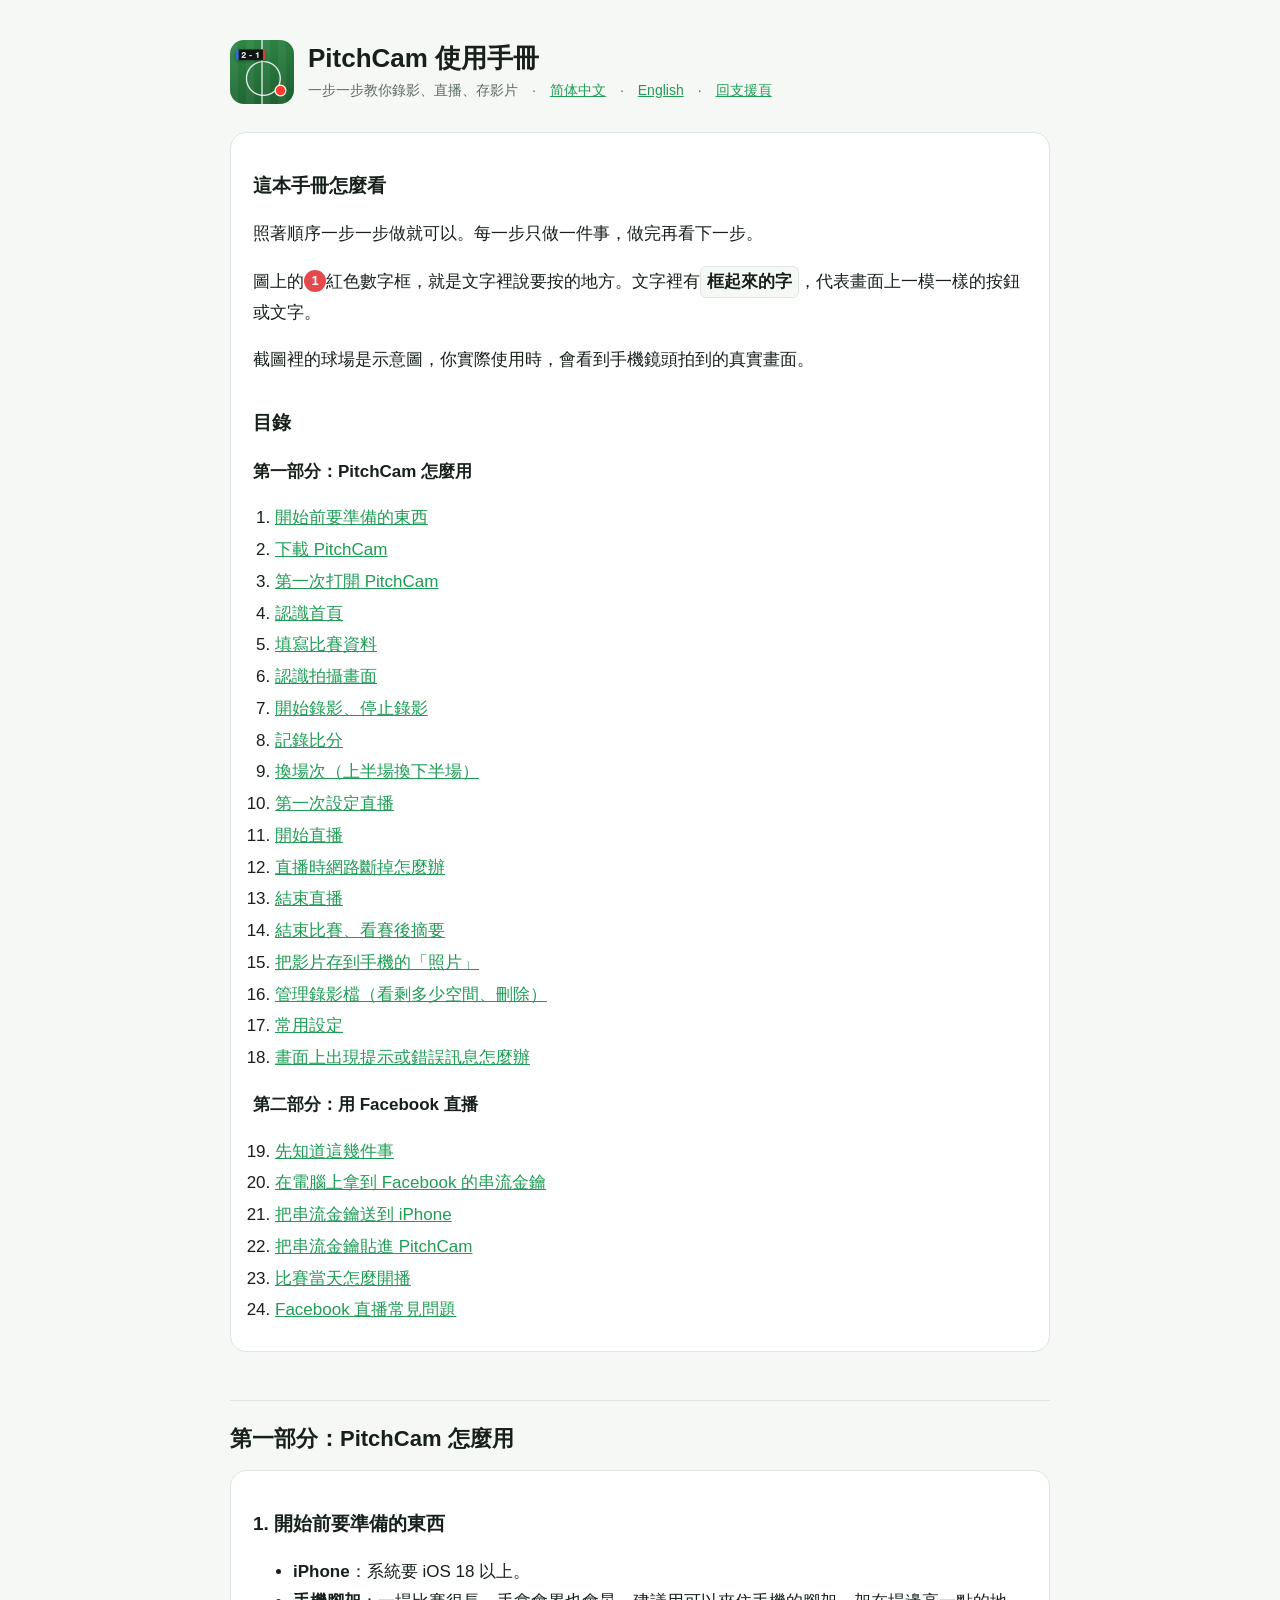
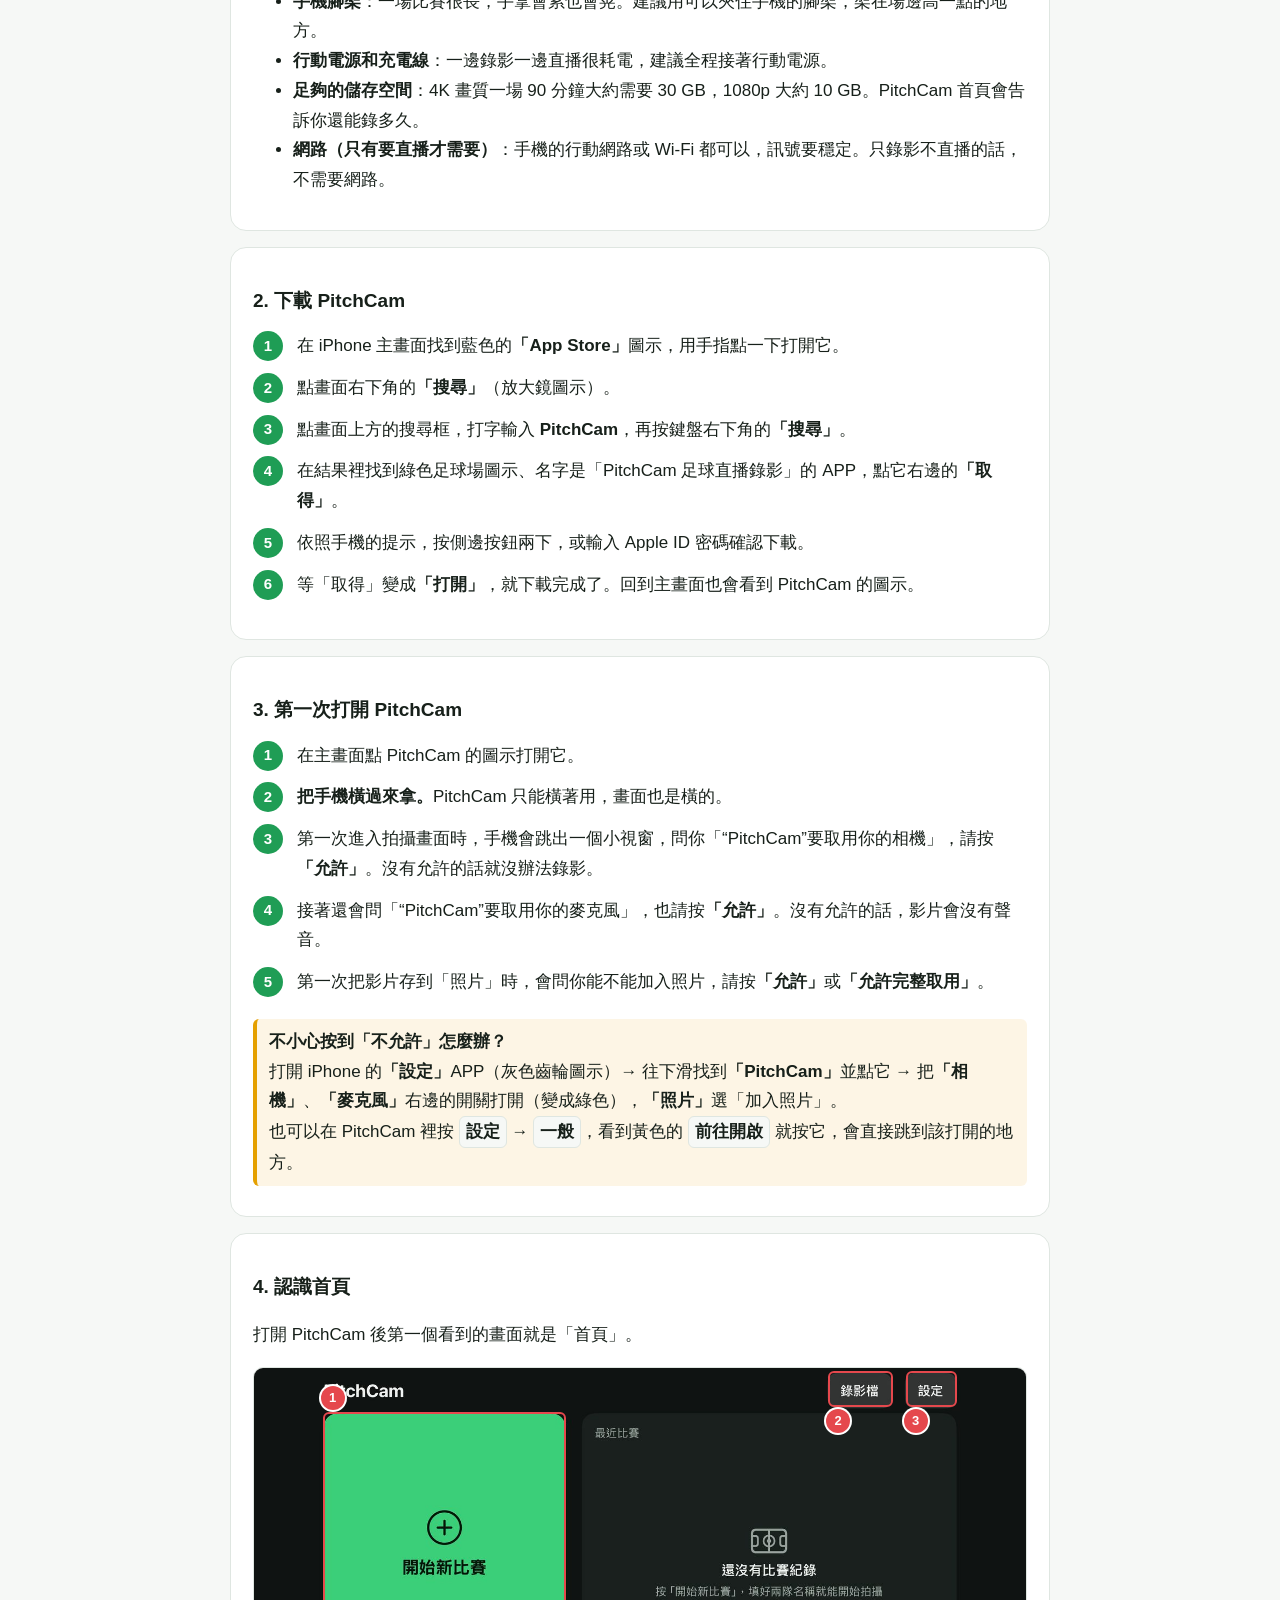
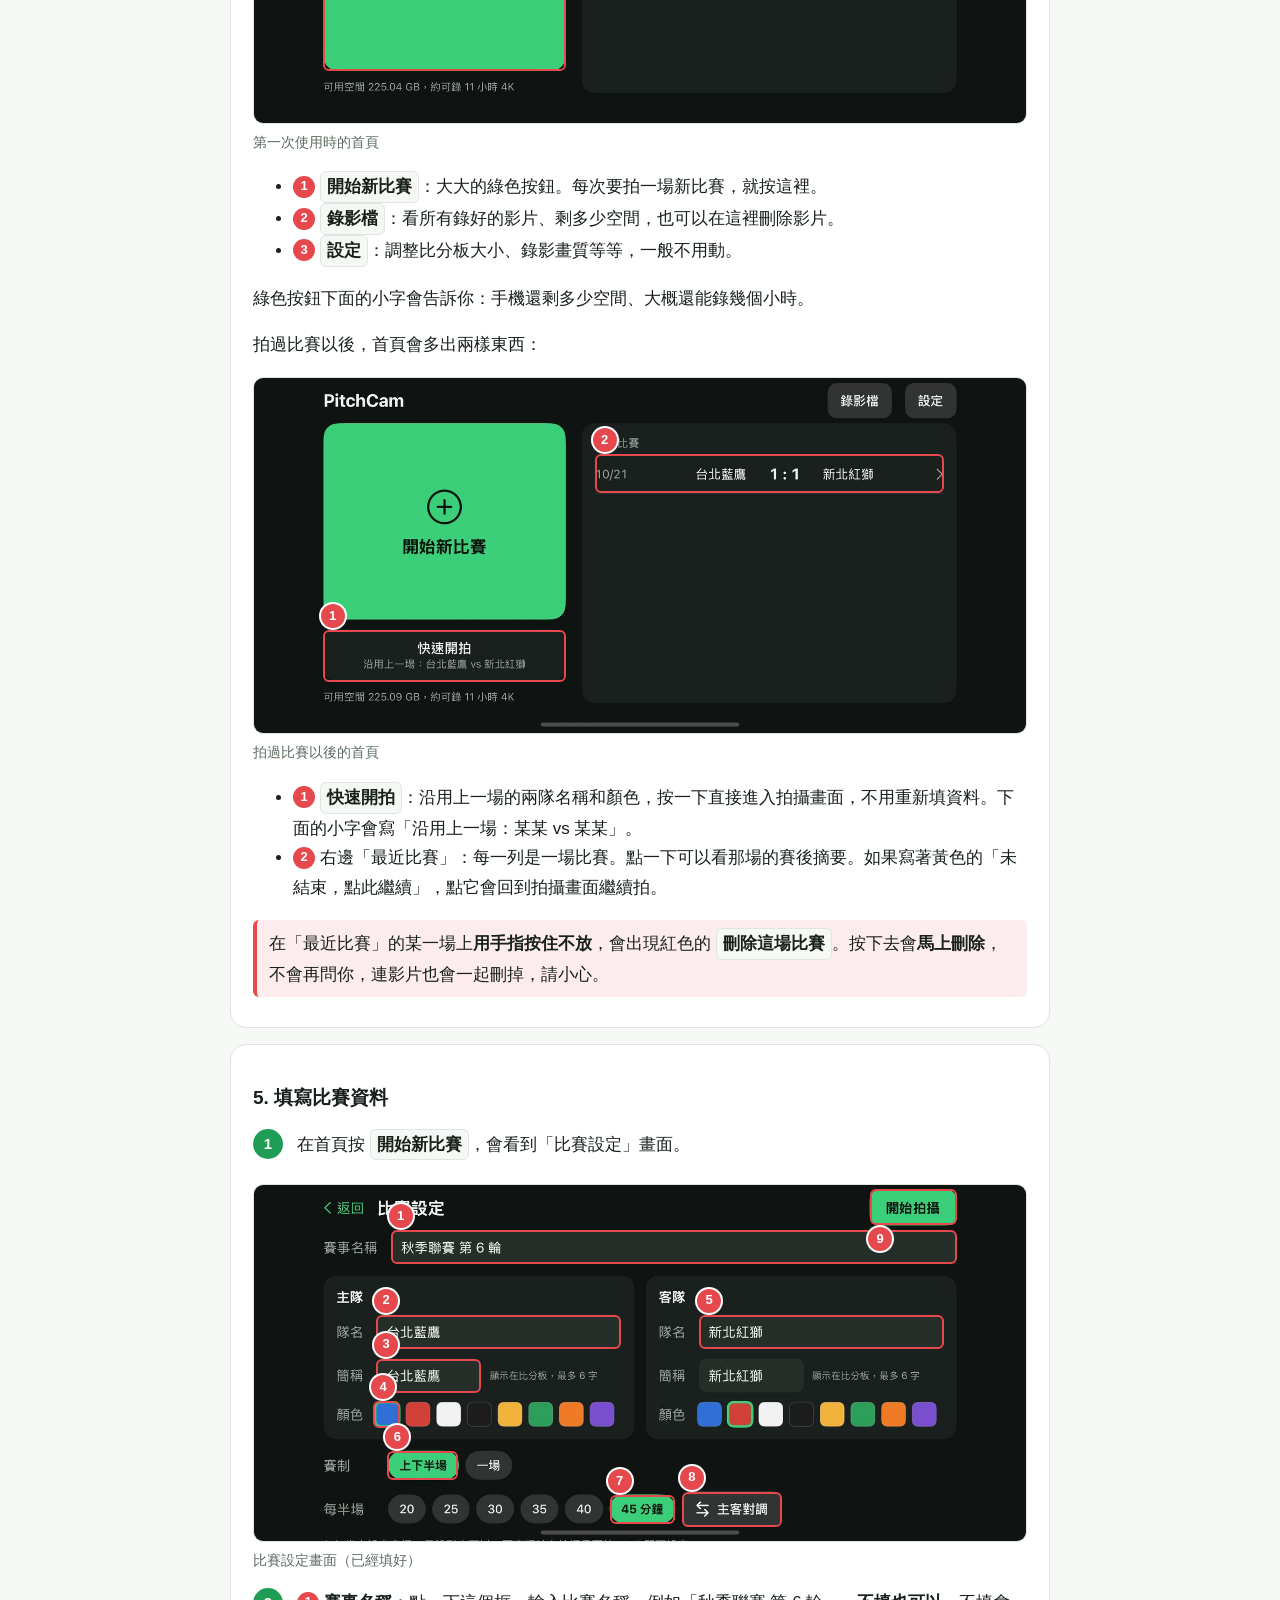
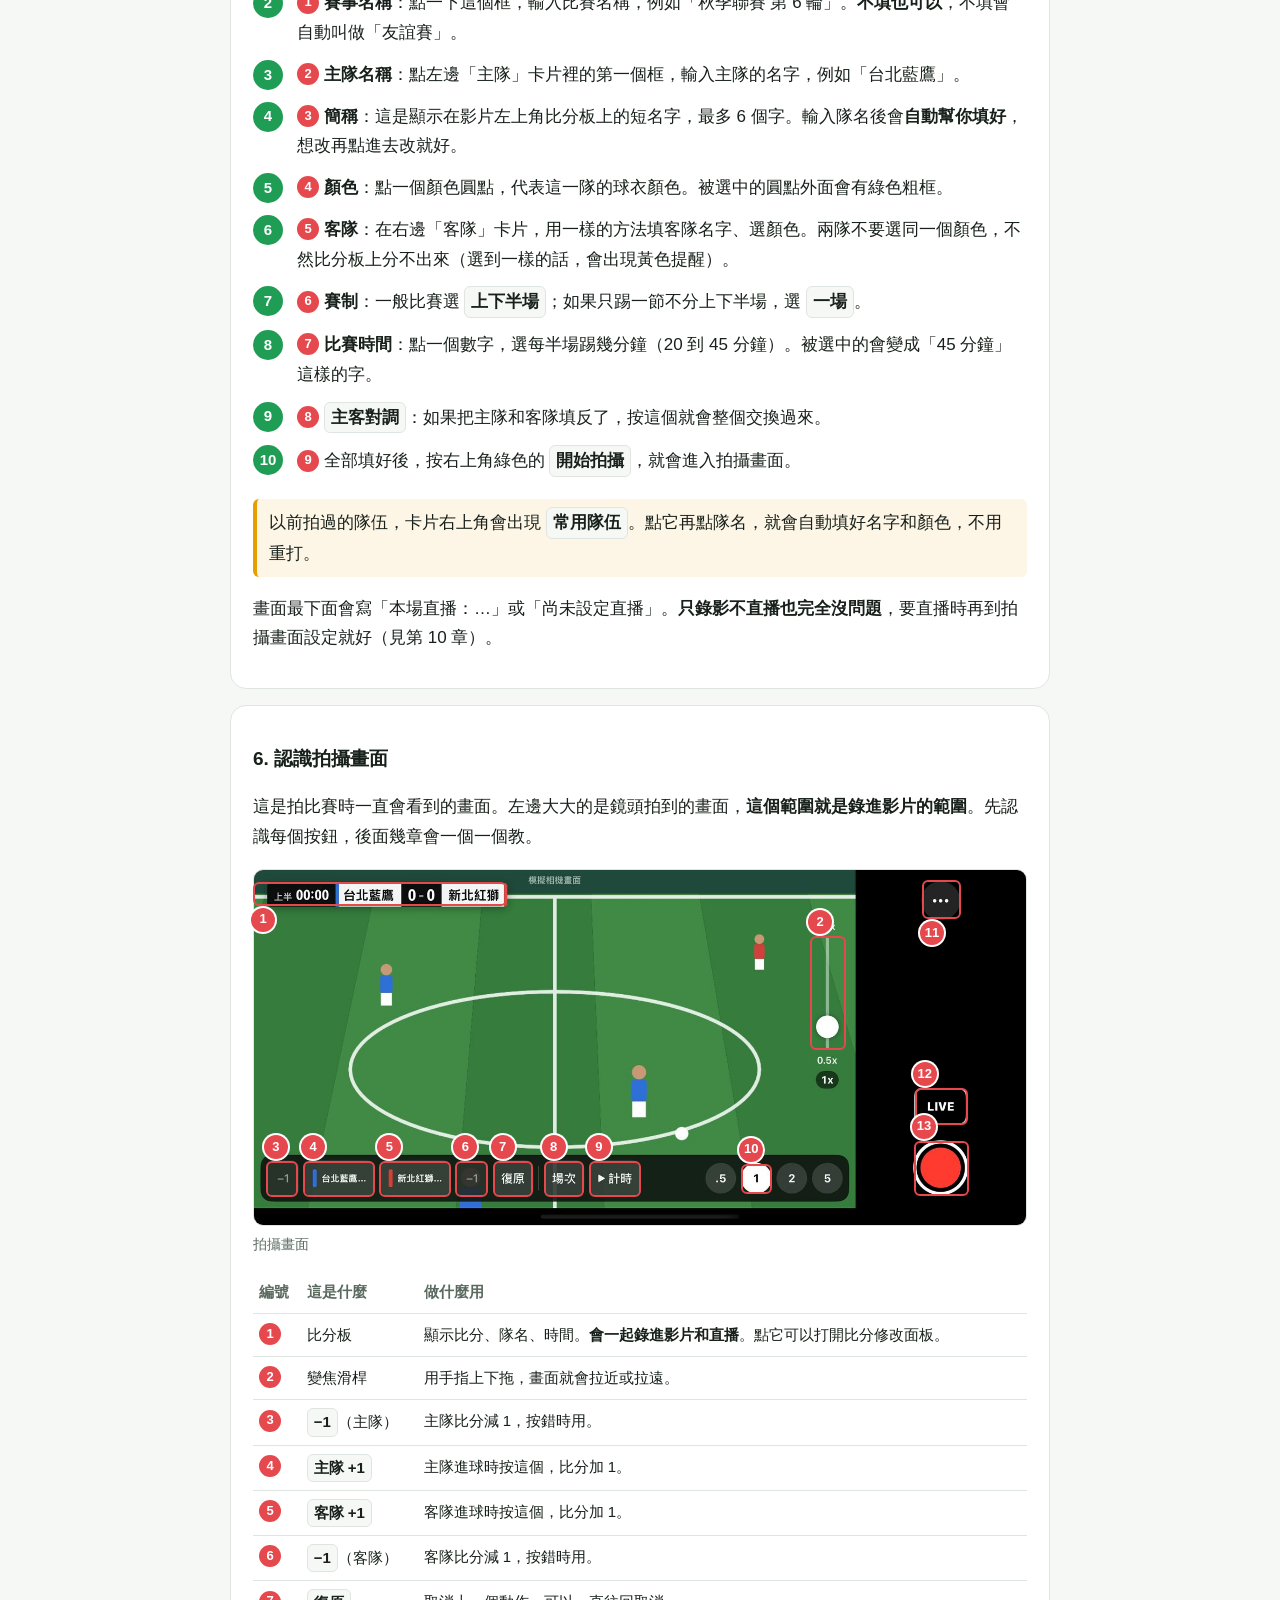
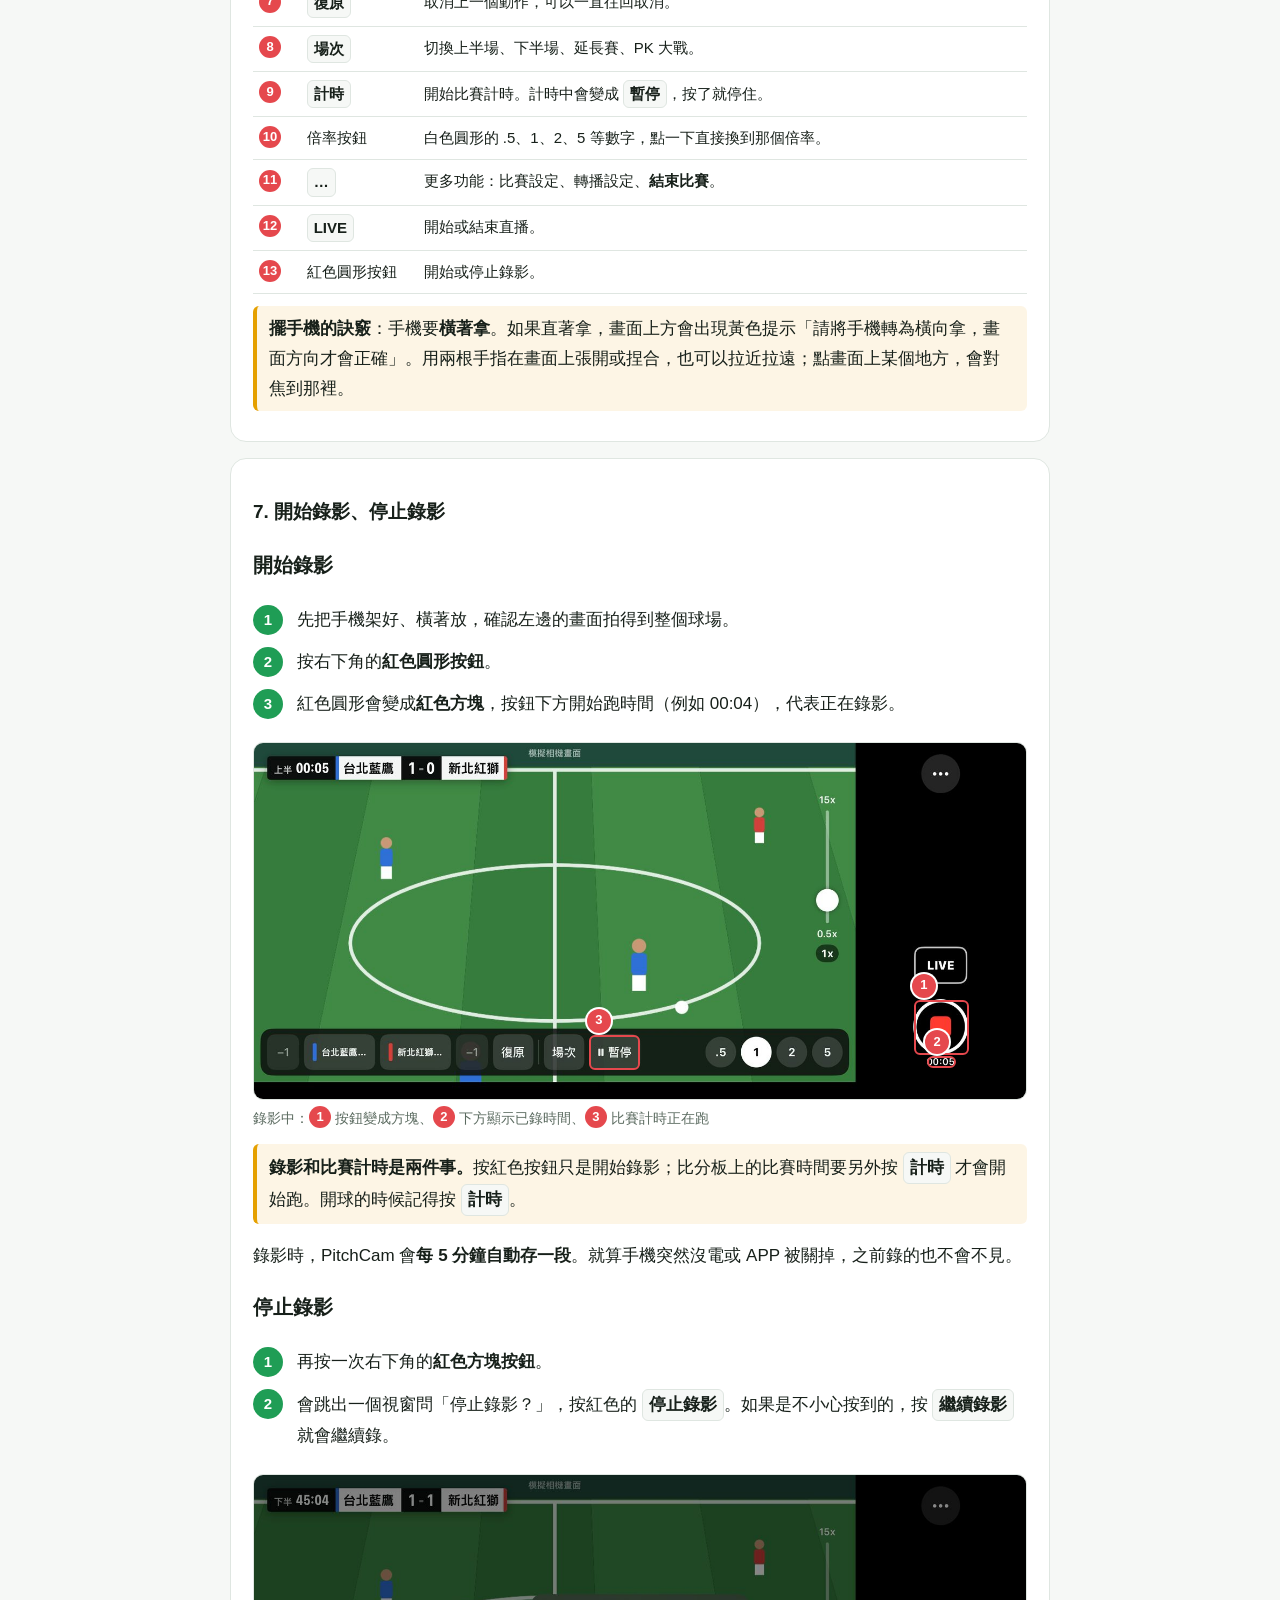
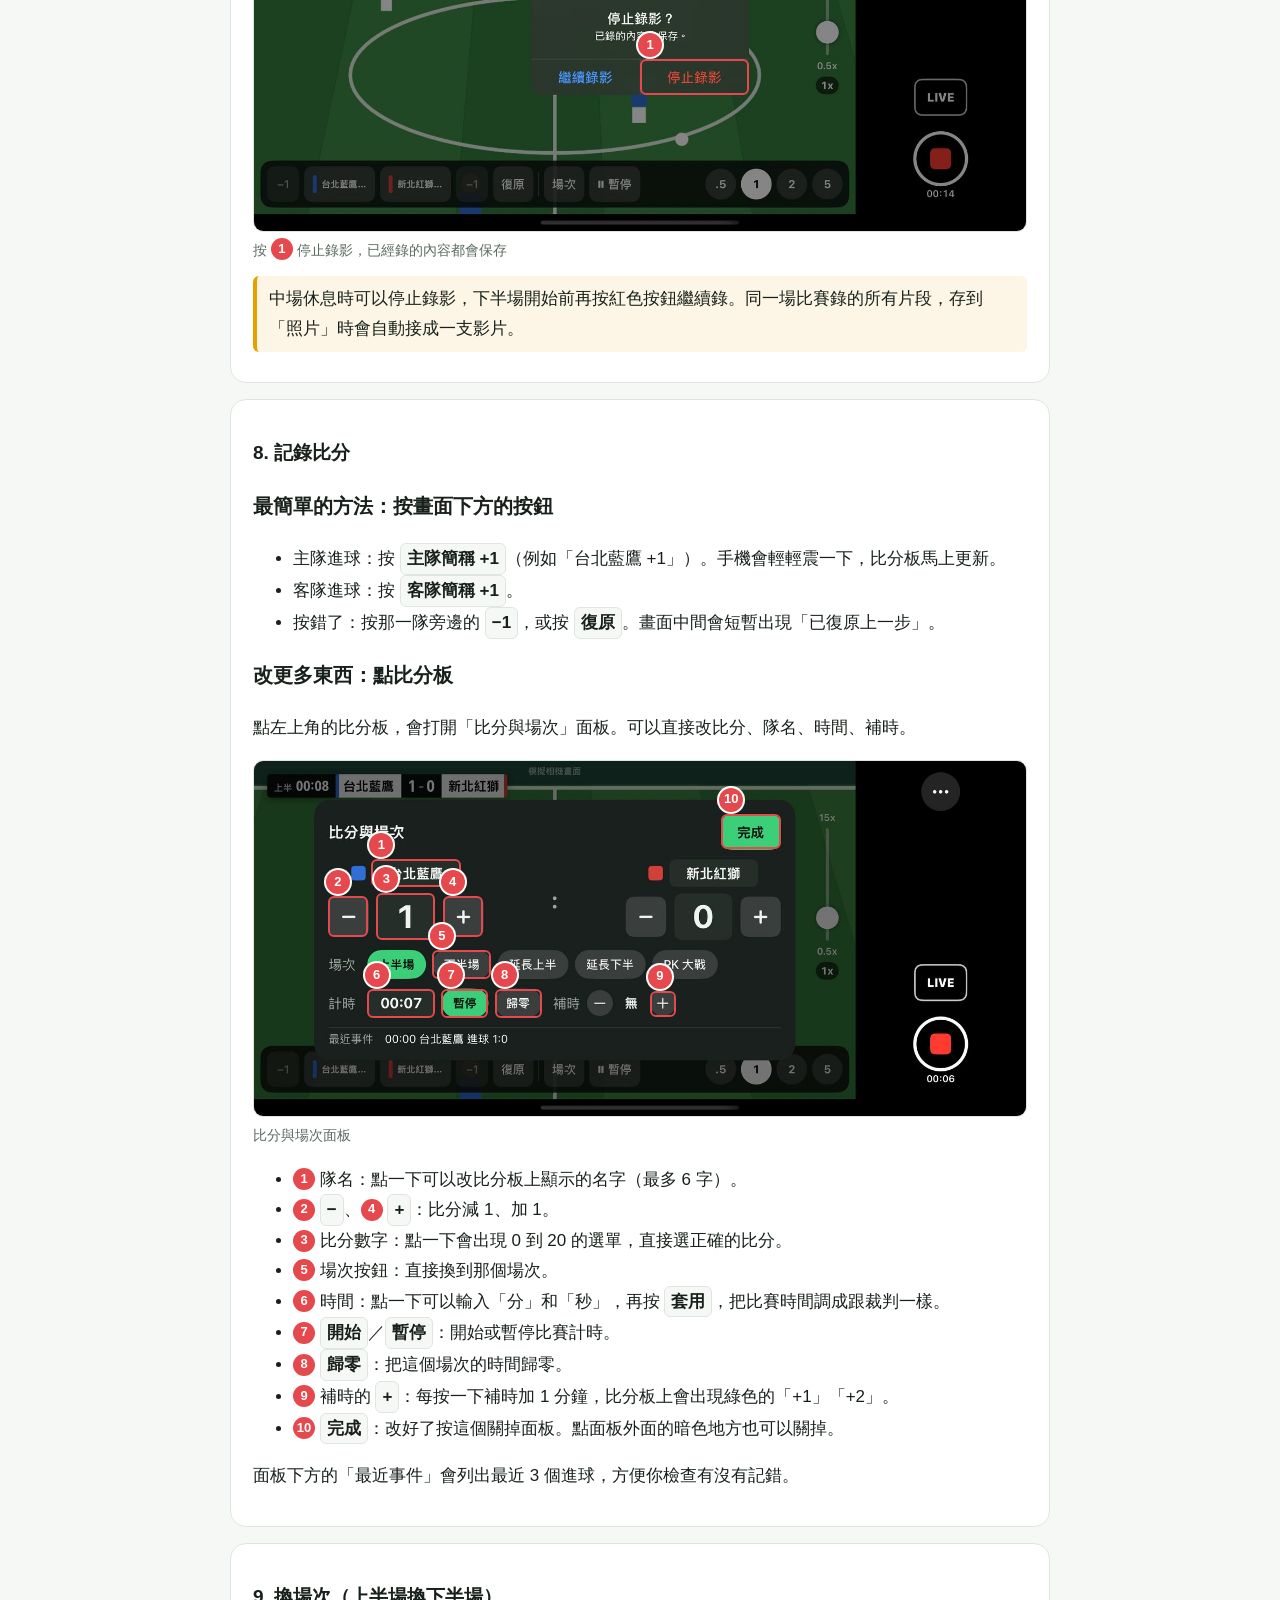
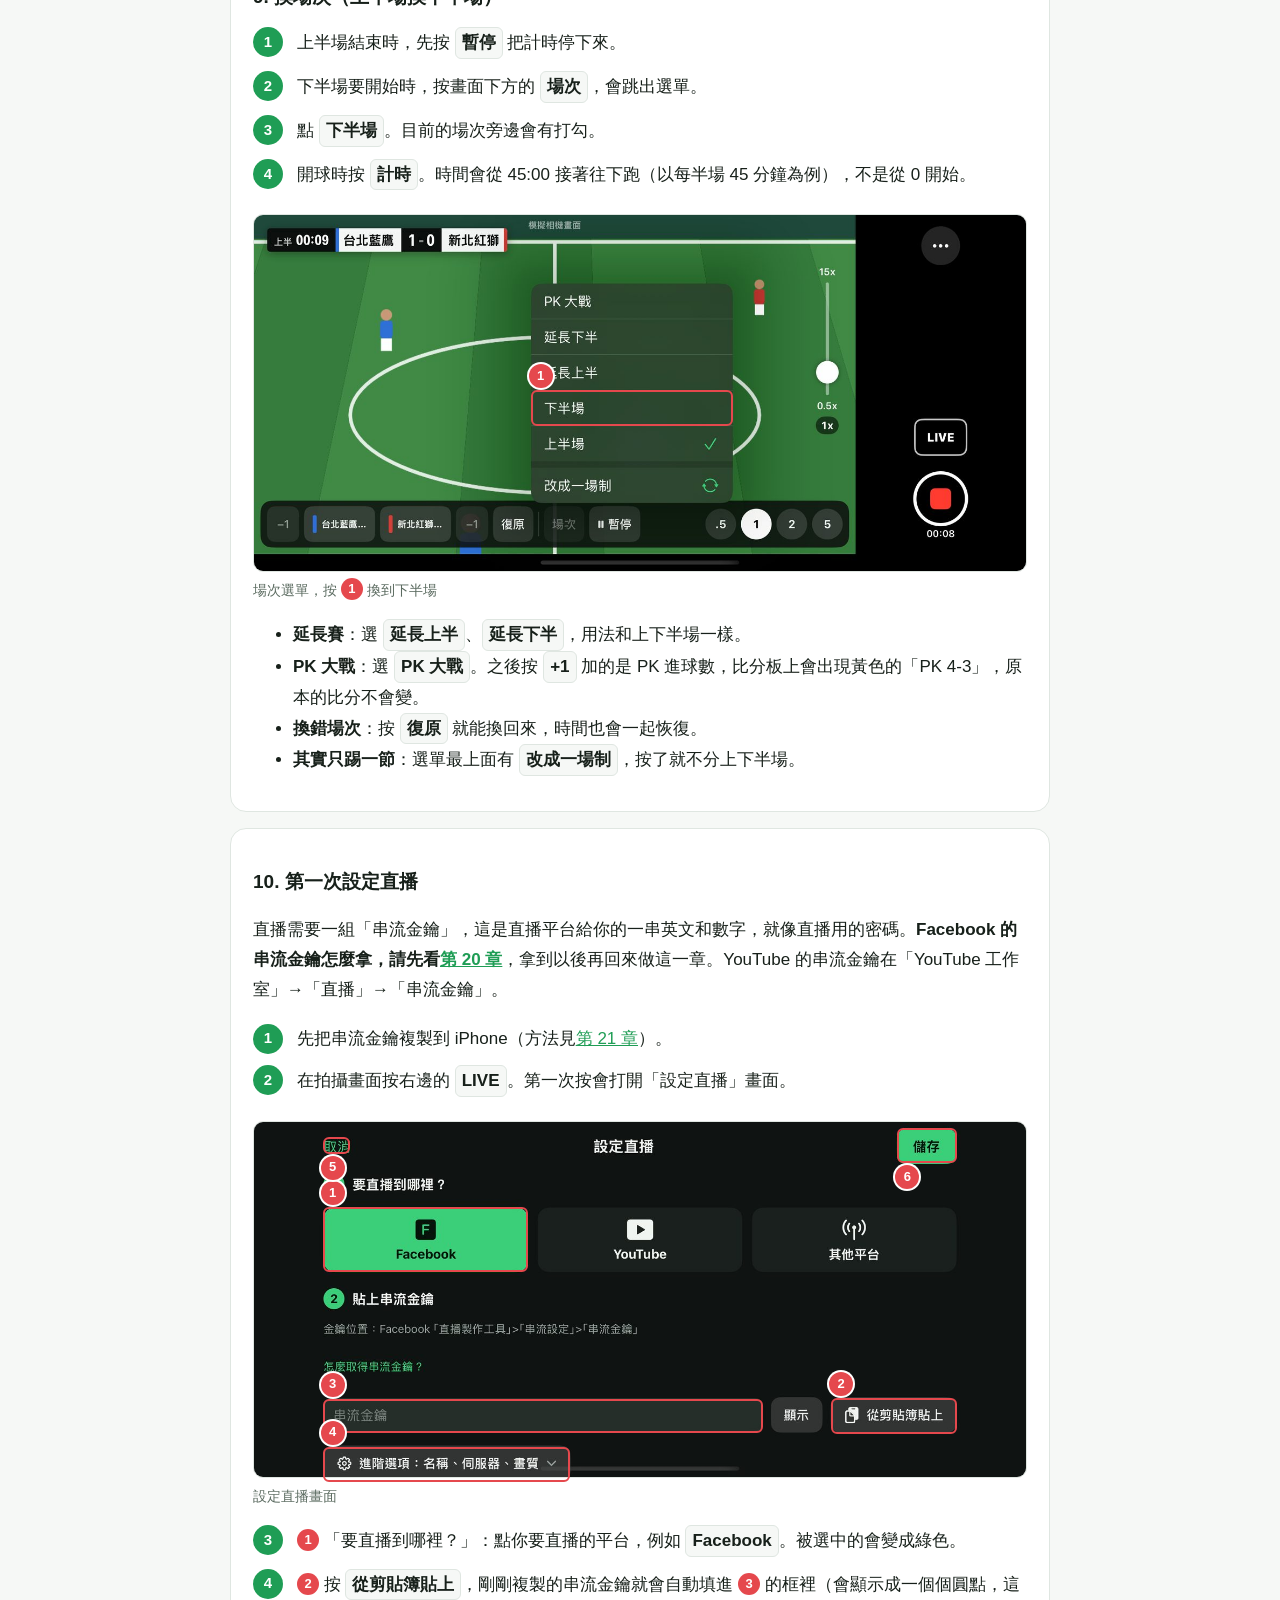
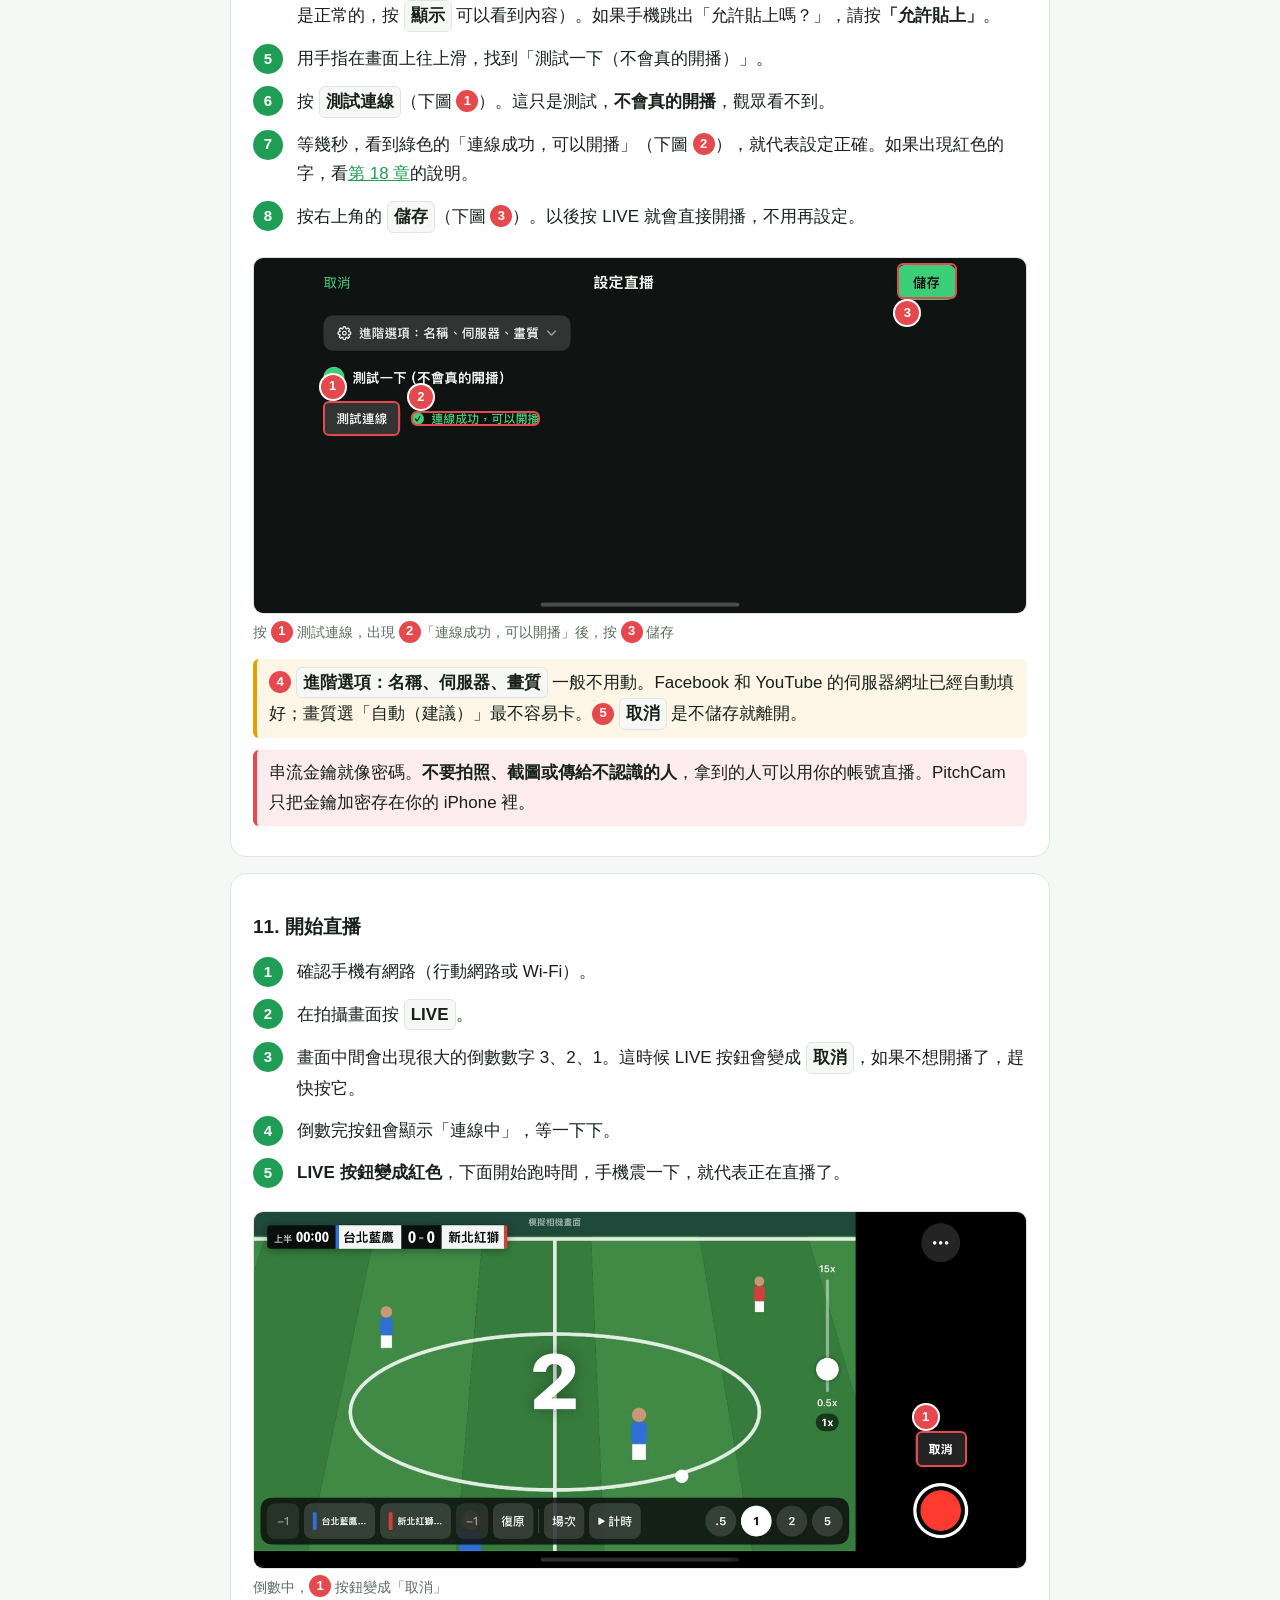
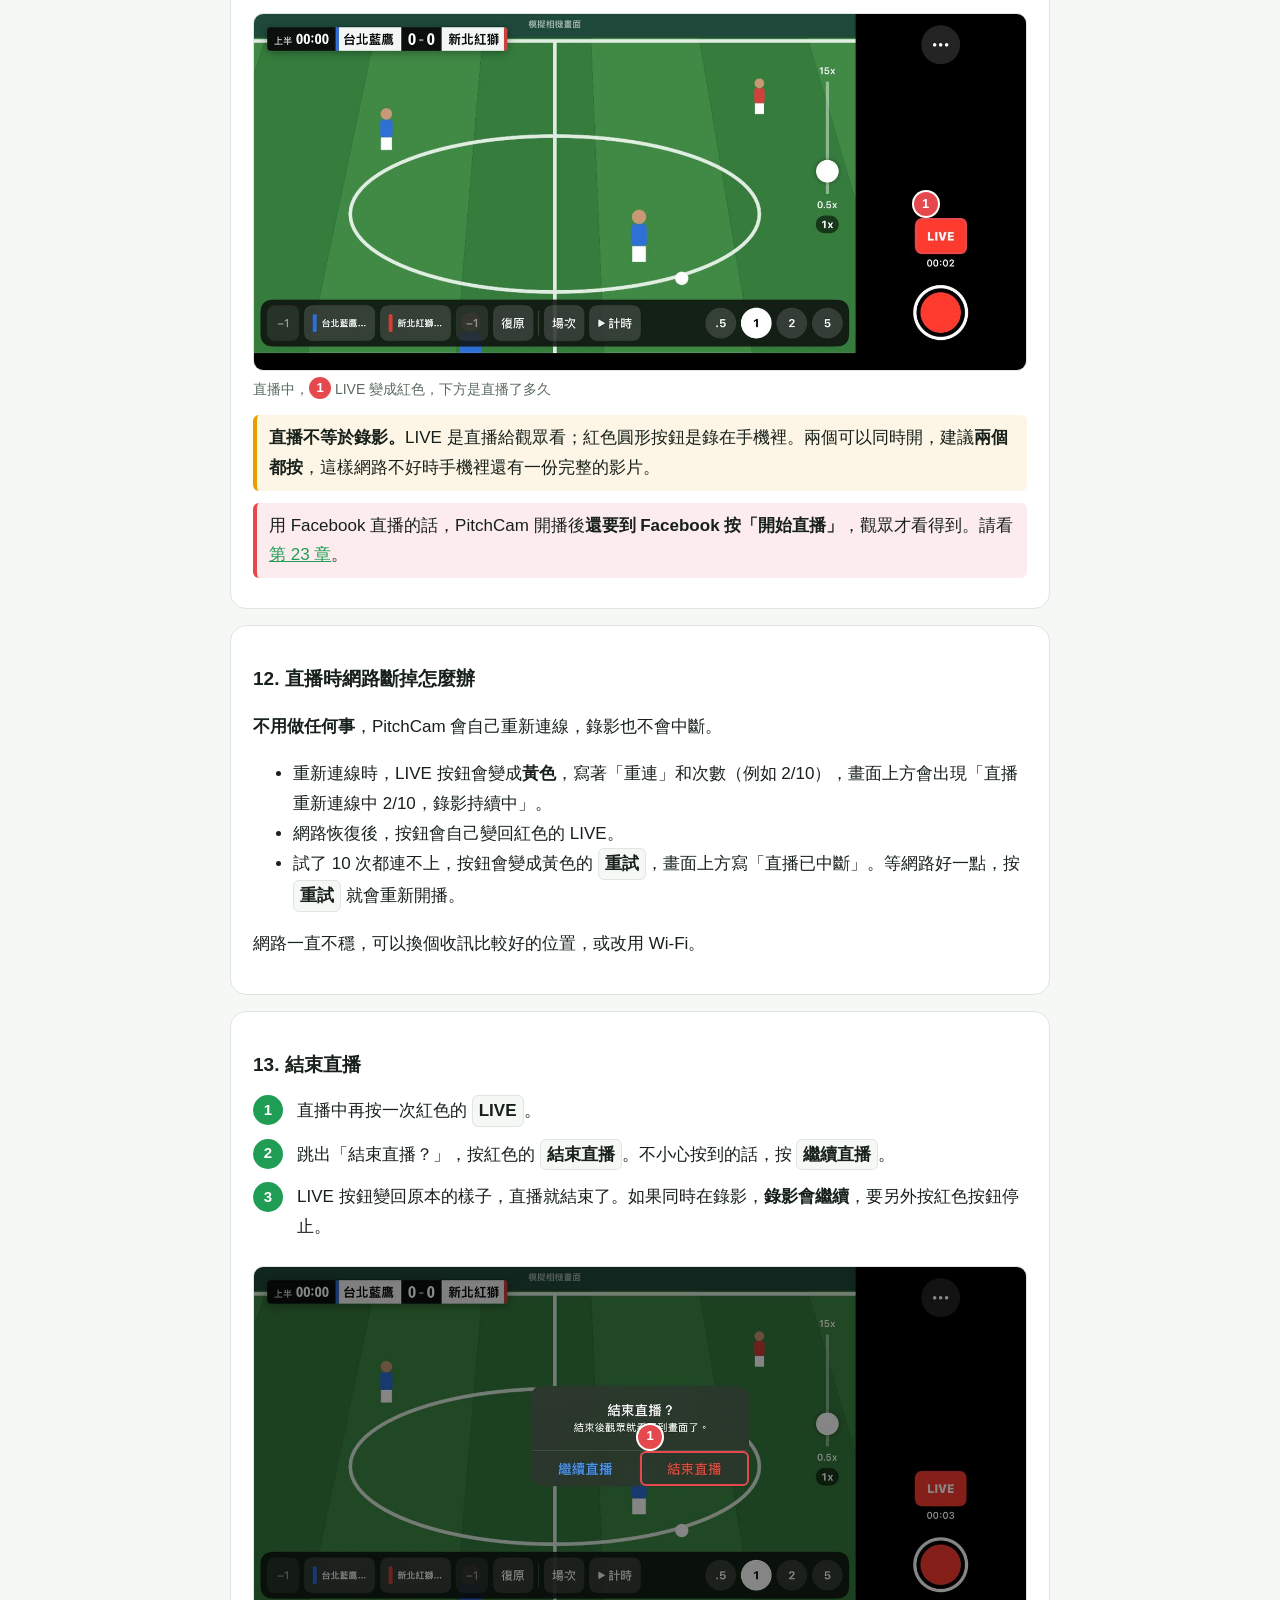
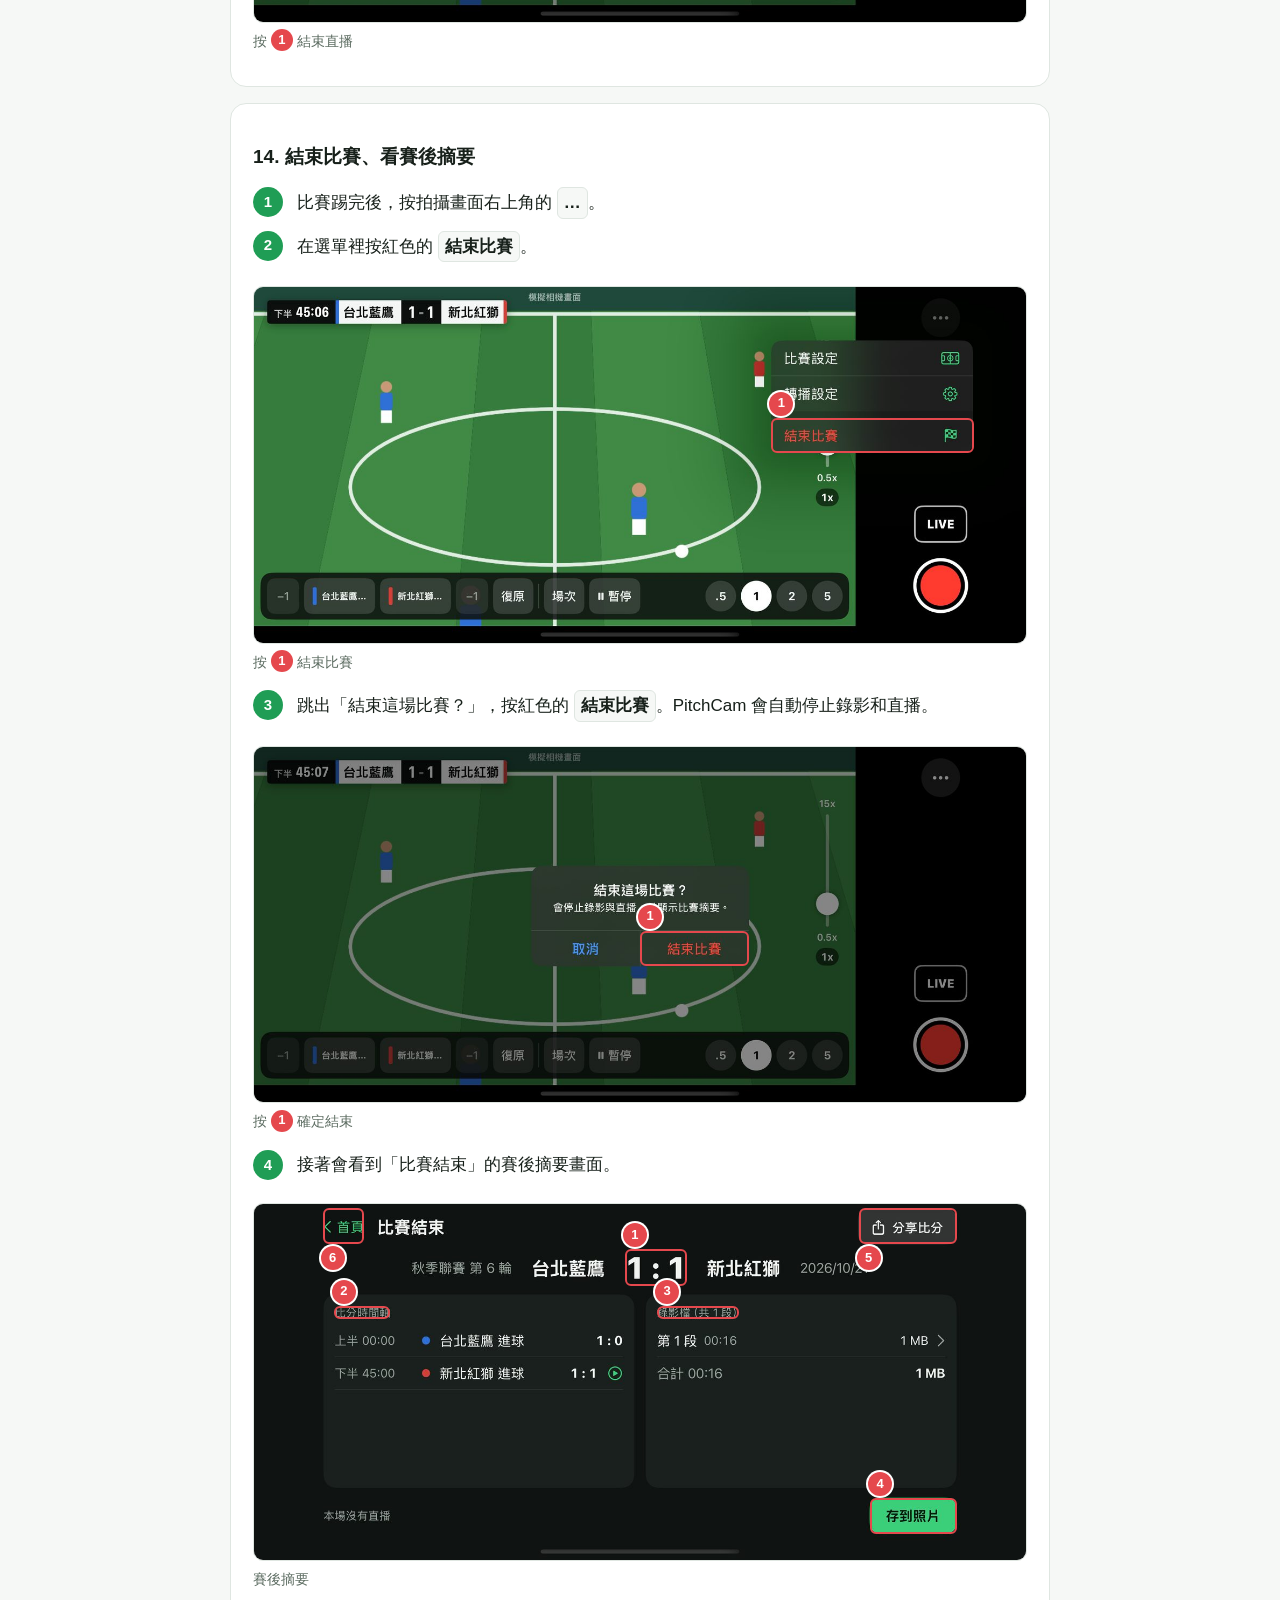
<file: manual.html>
<!doctype html>
<html lang="zh-Hant-TW" data-shots="zh-Hant">
<head>
<meta charset="utf-8">
<meta name="viewport" content="width=device-width, initial-scale=1">
<title>PitchCam 使用手冊</title>
<link rel="stylesheet" href="style.css">
</head>
<body class="manual">
<main>
  <header>
    <img src="icon.png" alt="PitchCam 圖示">
    <div>
      <h1>PitchCam 使用手冊</h1>
      <p class="sub">一步一步教你錄影、直播、存影片　·　<a href="manual-zh-hans.html">简体中文</a>　·　<a href="manual-en.html">English</a>　·　<a href="index.html">回支援頁</a></p>
    </div>
  </header>

  <section class="toc">
    <h2>這本手冊怎麼看</h2>
    <p>照著順序一步一步做就可以。每一步只做一件事，做完再看下一步。</p>
    <p>圖上的<span class="mk">1</span>紅色數字框，就是文字裡說要按的地方。文字裡有<span class="btn">框起來的字</span>，代表畫面上一模一樣的按鈕或文字。</p>
    <p>截圖裡的球場是示意圖，你實際使用時，會看到手機鏡頭拍到的真實畫面。</p>
    <h2>目錄</h2>
    <p><strong>第一部分：PitchCam 怎麼用</strong></p>
    <ol>
      <li><a href="#prepare">開始前要準備的東西</a></li>
      <li><a href="#install">下載 PitchCam</a></li>
      <li><a href="#first-open">第一次打開 PitchCam</a></li>
      <li><a href="#home">認識首頁</a></li>
      <li><a href="#setup">填寫比賽資料</a></li>
      <li><a href="#capture">認識拍攝畫面</a></li>
      <li><a href="#record">開始錄影、停止錄影</a></li>
      <li><a href="#score">記錄比分</a></li>
      <li><a href="#period">換場次（上半場換下半場）</a></li>
      <li><a href="#live-setup">第一次設定直播</a></li>
      <li><a href="#live-start">開始直播</a></li>
      <li><a href="#live-trouble">直播時網路斷掉怎麼辦</a></li>
      <li><a href="#live-stop">結束直播</a></li>
      <li><a href="#end">結束比賽、看賽後摘要</a></li>
      <li><a href="#save">把影片存到手機的「照片」</a></li>
      <li><a href="#library">管理錄影檔（看剩多少空間、刪除）</a></li>
      <li><a href="#settings">常用設定</a></li>
      <li><a href="#messages">畫面上出現提示或錯誤訊息怎麼辦</a></li>
    </ol>
    <p><strong>第二部分：用 Facebook 直播</strong></p>
    <ol start="19">
      <li><a href="#fb-intro">先知道這幾件事</a></li>
      <li><a href="#fb-key">在電腦上拿到 Facebook 的串流金鑰</a></li>
      <li><a href="#fb-send">把串流金鑰送到 iPhone</a></li>
      <li><a href="#fb-paste">把串流金鑰貼進 PitchCam</a></li>
      <li><a href="#fb-day">比賽當天怎麼開播</a></li>
      <li><a href="#fb-faq">Facebook 直播常見問題</a></li>
    </ol>
  </section>

  <h1 class="lang">第一部分：PitchCam 怎麼用</h1>

  <section id="prepare">
    <h2>1. 開始前要準備的東西</h2>
    <ul>
      <li><strong>iPhone</strong>：系統要 iOS 18 以上。</li>
      <li><strong>手機腳架</strong>：一場比賽很長，手拿會累也會晃。建議用可以夾住手機的腳架，架在場邊高一點的地方。</li>
      <li><strong>行動電源和充電線</strong>：一邊錄影一邊直播很耗電，建議全程接著行動電源。</li>
      <li><strong>足夠的儲存空間</strong>：4K 畫質一場 90 分鐘大約需要 30 GB，1080p 大約 10 GB。PitchCam 首頁會告訴你還能錄多久。</li>
      <li><strong>網路（只有要直播才需要）</strong>：手機的行動網路或 Wi-Fi 都可以，訊號要穩定。只錄影不直播的話，不需要網路。</li>
    </ul>
  </section>

  <section id="install">
    <h2>2. 下載 PitchCam</h2>
    <ol class="steps">
      <li>在 iPhone 主畫面找到藍色的<strong>「App Store」</strong>圖示，用手指點一下打開它。</li>
      <li>點畫面右下角的<strong>「搜尋」</strong>（放大鏡圖示）。</li>
      <li>點畫面上方的搜尋框，打字輸入 <strong>PitchCam</strong>，再按鍵盤右下角的<strong>「搜尋」</strong>。</li>
      <li>在結果裡找到綠色足球場圖示、名字是「PitchCam 足球直播錄影」的 APP，點它右邊的<strong>「取得」</strong>。</li>
      <li>依照手機的提示，按側邊按鈕兩下，或輸入 Apple ID 密碼確認下載。</li>
      <li>等「取得」變成<strong>「打開」</strong>，就下載完成了。回到主畫面也會看到 PitchCam 的圖示。</li>
    </ol>
  </section>

  <section id="first-open">
    <h2>3. 第一次打開 PitchCam</h2>
    <ol class="steps">
      <li>在主畫面點 PitchCam 的圖示打開它。</li>
      <li><strong>把手機橫過來拿。</strong>PitchCam 只能橫著用，畫面也是橫的。</li>
      <li>第一次進入拍攝畫面時，手機會跳出一個小視窗，問你「“PitchCam”要取用你的相機」，請按<strong>「允許」</strong>。沒有允許的話就沒辦法錄影。</li>
      <li>接著還會問「“PitchCam”要取用你的麥克風」，也請按<strong>「允許」</strong>。沒有允許的話，影片會沒有聲音。</li>
      <li>第一次把影片存到「照片」時，會問你能不能加入照片，請按<strong>「允許」</strong>或<strong>「允許完整取用」</strong>。</li>
    </ol>
    <div class="note"><strong>不小心按到「不允許」怎麼辦？</strong><br>
      打開 iPhone 的<strong>「設定」</strong>APP（灰色齒輪圖示）→ 往下滑找到<strong>「PitchCam」</strong>並點它 → 把<strong>「相機」</strong>、<strong>「麥克風」</strong>右邊的開關打開（變成綠色），<strong>「照片」</strong>選「加入照片」。<br>
      也可以在 PitchCam 裡按 <span class="btn">設定</span> → <span class="btn">一般</span>，看到黃色的 <span class="btn">前往開啟</span> 就按它，會直接跳到該打開的地方。</div>
  </section>

  <section id="home">
    <h2>4. 認識首頁</h2>
    <p>打開 PitchCam 後第一個看到的畫面就是「首頁」。</p>
    <figure class="shot" data-shot="01-home-first" data-marks="new:1,library:2,settings:3">
      <div class="shot-wrap"><img src="manual/zh-Hant/01-home-first.jpg" alt="首頁" loading="lazy"></div>
      <figcaption>第一次使用時的首頁</figcaption>
    </figure>
    <ul>
      <li><span class="mk">1</span> <span class="btn">開始新比賽</span>：大大的綠色按鈕。每次要拍一場新比賽，就按這裡。</li>
      <li><span class="mk">2</span> <span class="btn">錄影檔</span>：看所有錄好的影片、剩多少空間，也可以在這裡刪除影片。</li>
      <li><span class="mk">3</span> <span class="btn">設定</span>：調整比分板大小、錄影畫質等等，一般不用動。</li>
    </ul>
    <p>綠色按鈕下面的小字會告訴你：手機還剩多少空間、大概還能錄幾個小時。</p>
    <p>拍過比賽以後，首頁會多出兩樣東西：</p>
    <figure class="shot" data-shot="12-home" data-marks="quick:1,match:2">
      <div class="shot-wrap"><img src="manual/zh-Hant/12-home.jpg" alt="有比賽紀錄的首頁" loading="lazy"></div>
      <figcaption>拍過比賽以後的首頁</figcaption>
    </figure>
    <ul>
      <li><span class="mk">1</span> <span class="btn">快速開拍</span>：沿用上一場的兩隊名稱和顏色，按一下直接進入拍攝畫面，不用重新填資料。下面的小字會寫「沿用上一場：某某 vs 某某」。</li>
      <li><span class="mk">2</span> 右邊「最近比賽」：每一列是一場比賽。點一下可以看那場的賽後摘要。如果寫著黃色的「未結束，點此繼續」，點它會回到拍攝畫面繼續拍。</li>
    </ul>
    <div class="note warn">在「最近比賽」的某一場上<strong>用手指按住不放</strong>，會出現紅色的 <span class="btn">刪除這場比賽</span>。按下去會<strong>馬上刪除</strong>，不會再問你，連影片也會一起刪掉，請小心。</div>
  </section>

  <section id="setup">
    <h2>5. 填寫比賽資料</h2>
    <ol class="steps">
      <li>在首頁按 <span class="btn">開始新比賽</span>，會看到「比賽設定」畫面。</li>
    </ol>
    <figure class="shot" data-shot="02-setup" data-marks="title:1,homeName:2,homeShort:3,homeColor:4,awayName:5,format:6,half:7,swap:8,start:9">
      <div class="shot-wrap"><img src="manual/zh-Hant/02-setup.jpg" alt="比賽設定" loading="lazy"></div>
      <figcaption>比賽設定畫面（已經填好）</figcaption>
    </figure>
    <ol class="steps" start="2" style="counter-reset: step 1">
      <li><span class="mk">1</span> <strong>賽事名稱</strong>：點一下這個框，輸入比賽名稱，例如「秋季聯賽 第 6 輪」。<strong>不填也可以</strong>，不填會自動叫做「友誼賽」。</li>
      <li><span class="mk">2</span> <strong>主隊名稱</strong>：點左邊「主隊」卡片裡的第一個框，輸入主隊的名字，例如「台北藍鷹」。</li>
      <li><span class="mk">3</span> <strong>簡稱</strong>：這是顯示在影片左上角比分板上的短名字，最多 6 個字。輸入隊名後會<strong>自動幫你填好</strong>，想改再點進去改就好。</li>
      <li><span class="mk">4</span> <strong>顏色</strong>：點一個顏色圓點，代表這一隊的球衣顏色。被選中的圓點外面會有綠色粗框。</li>
      <li><span class="mk">5</span> <strong>客隊</strong>：在右邊「客隊」卡片，用一樣的方法填客隊名字、選顏色。兩隊不要選同一個顏色，不然比分板上分不出來（選到一樣的話，會出現黃色提醒）。</li>
      <li><span class="mk">6</span> <strong>賽制</strong>：一般比賽選 <span class="btn">上下半場</span>；如果只踢一節不分上下半場，選 <span class="btn">一場</span>。</li>
      <li><span class="mk">7</span> <strong>比賽時間</strong>：點一個數字，選每半場踢幾分鐘（20 到 45 分鐘）。被選中的會變成「45 分鐘」這樣的字。</li>
      <li><span class="mk">8</span> <span class="btn">主客對調</span>：如果把主隊和客隊填反了，按這個就會整個交換過來。</li>
      <li><span class="mk">9</span> 全部填好後，按右上角綠色的 <span class="btn">開始拍攝</span>，就會進入拍攝畫面。</li>
    </ol>
    <div class="note">以前拍過的隊伍，卡片右上角會出現 <span class="btn">常用隊伍</span>。點它再點隊名，就會自動填好名字和顏色，不用重打。</div>
    <p>畫面最下面會寫「本場直播：…」或「尚未設定直播」。<strong>只錄影不直播也完全沒問題</strong>，要直播時再到拍攝畫面設定就好（見第 10 章）。</p>
  </section>

  <section id="capture">
    <h2>6. 認識拍攝畫面</h2>
    <p>這是拍比賽時一直會看到的畫面。左邊大大的是鏡頭拍到的畫面，<strong>這個範圍就是錄進影片的範圍</strong>。先認識每個按鈕，後面幾章會一個一個教。</p>
    <figure class="shot" data-shot="03-capture" data-marks="scoreboard:1,zoomSlider:2,homeMinus:3,homePlus:4,awayPlus:5,awayMinus:6,undo:7,period:8,clock:9,zoom:10,menu:11,live:12,rec:13">
      <div class="shot-wrap"><img src="manual/zh-Hant/03-capture.jpg" alt="拍攝畫面" loading="lazy"></div>
      <figcaption>拍攝畫面</figcaption>
    </figure>
    <div class="wrap"><table>
      <tr><th>編號</th><th>這是什麼</th><th>做什麼用</th></tr>
      <tr><td><span class="mk">1</span></td><td>比分板</td><td>顯示比分、隊名、時間。<strong>會一起錄進影片和直播</strong>。點它可以打開比分修改面板。</td></tr>
      <tr><td><span class="mk">2</span></td><td>變焦滑桿</td><td>用手指上下拖，畫面就會拉近或拉遠。</td></tr>
      <tr><td><span class="mk">3</span></td><td><span class="btn">−1</span>（主隊）</td><td>主隊比分減 1，按錯時用。</td></tr>
      <tr><td><span class="mk">4</span></td><td><span class="btn">主隊 +1</span></td><td>主隊進球時按這個，比分加 1。</td></tr>
      <tr><td><span class="mk">5</span></td><td><span class="btn">客隊 +1</span></td><td>客隊進球時按這個，比分加 1。</td></tr>
      <tr><td><span class="mk">6</span></td><td><span class="btn">−1</span>（客隊）</td><td>客隊比分減 1，按錯時用。</td></tr>
      <tr><td><span class="mk">7</span></td><td><span class="btn">復原</span></td><td>取消上一個動作，可以一直往回取消。</td></tr>
      <tr><td><span class="mk">8</span></td><td><span class="btn">場次</span></td><td>切換上半場、下半場、延長賽、PK 大戰。</td></tr>
      <tr><td><span class="mk">9</span></td><td><span class="btn">計時</span></td><td>開始比賽計時。計時中會變成 <span class="btn">暫停</span>，按了就停住。</td></tr>
      <tr><td><span class="mk">10</span></td><td>倍率按鈕</td><td>白色圓形的 .5、1、2、5 等數字，點一下直接換到那個倍率。</td></tr>
      <tr><td><span class="mk">11</span></td><td><span class="btn">…</span></td><td>更多功能：比賽設定、轉播設定、<strong>結束比賽</strong>。</td></tr>
      <tr><td><span class="mk">12</span></td><td><span class="btn">LIVE</span></td><td>開始或結束直播。</td></tr>
      <tr><td><span class="mk">13</span></td><td>紅色圓形按鈕</td><td>開始或停止錄影。</td></tr>
    </table></div>
    <div class="note"><strong>擺手機的訣竅</strong>：手機要<strong>橫著拿</strong>。如果直著拿，畫面上方會出現黃色提示「請將手機轉為橫向拿，畫面方向才會正確」。用兩根手指在畫面上張開或捏合，也可以拉近拉遠；點畫面上某個地方，會對焦到那裡。</div>
  </section>

  <section id="record">
    <h2>7. 開始錄影、停止錄影</h2>
    <h3>開始錄影</h3>
    <ol class="steps">
      <li>先把手機架好、橫著放，確認左邊的畫面拍得到整個球場。</li>
      <li>按右下角的<strong>紅色圓形按鈕</strong>。</li>
      <li>紅色圓形會變成<strong>紅色方塊</strong>，按鈕下方開始跑時間（例如 00:04），代表正在錄影。</li>
    </ol>
    <figure class="shot" data-shot="04-recording" data-marks="rec:1,recTime:2,clock:3">
      <div class="shot-wrap"><img src="manual/zh-Hant/04-recording.jpg" alt="錄影中" loading="lazy"></div>
      <figcaption>錄影中：<span class="mk">1</span> 按鈕變成方塊、<span class="mk">2</span> 下方顯示已錄時間、<span class="mk">3</span> 比賽計時正在跑</figcaption>
    </figure>
    <div class="note"><strong>錄影和比賽計時是兩件事。</strong>按紅色按鈕只是開始錄影；比分板上的比賽時間要另外按 <span class="btn">計時</span> 才會開始跑。開球的時候記得按 <span class="btn">計時</span>。</div>
    <p>錄影時，PitchCam 會<strong>每 5 分鐘自動存一段</strong>。就算手機突然沒電或 APP 被關掉，之前錄的也不會不見。</p>
    <h3>停止錄影</h3>
    <ol class="steps">
      <li>再按一次右下角的<strong>紅色方塊按鈕</strong>。</li>
      <li>會跳出一個視窗問「停止錄影？」，按紅色的 <span class="btn">停止錄影</span>。如果是不小心按到的，按 <span class="btn">繼續錄影</span> 就會繼續錄。</li>
    </ol>
    <figure class="shot" data-shot="07-stop-recording" data-marks="stop:1">
      <div class="shot-wrap"><img src="manual/zh-Hant/07-stop-recording.jpg" alt="停止錄影確認" loading="lazy"></div>
      <figcaption>按 <span class="mk">1</span> 停止錄影，已經錄的內容都會保存</figcaption>
    </figure>
    <div class="note">中場休息時可以停止錄影，下半場開始前再按紅色按鈕繼續錄。同一場比賽錄的所有片段，存到「照片」時會自動接成一支影片。</div>
  </section>

  <section id="score">
    <h2>8. 記錄比分</h2>
    <h3>最簡單的方法：按畫面下方的按鈕</h3>
    <ul>
      <li>主隊進球：按 <span class="btn">主隊簡稱 +1</span>（例如「台北藍鷹 +1」）。手機會輕輕震一下，比分板馬上更新。</li>
      <li>客隊進球：按 <span class="btn">客隊簡稱 +1</span>。</li>
      <li>按錯了：按那一隊旁邊的 <span class="btn">−1</span>，或按 <span class="btn">復原</span>。畫面中間會短暫出現「已復原上一步」。</li>
    </ul>
    <h3>改更多東西：點比分板</h3>
    <p>點左上角的比分板，會打開「比分與場次」面板。可以直接改比分、隊名、時間、補時。</p>
    <figure class="shot" data-shot="05-editor" data-marks="homeName:1,homeMinus:2,homeScore:3,homePlus:4,period:5,time:6,clockToggle:7,clockReset:8,stoppage:9,done:10">
      <div class="shot-wrap"><img src="manual/zh-Hant/05-editor.jpg" alt="比分與場次面板" loading="lazy"></div>
      <figcaption>比分與場次面板</figcaption>
    </figure>
    <ul>
      <li><span class="mk">1</span> 隊名：點一下可以改比分板上顯示的名字（最多 6 字）。</li>
      <li><span class="mk">2</span> <span class="btn">−</span>、<span class="mk">4</span> <span class="btn">+</span>：比分減 1、加 1。</li>
      <li><span class="mk">3</span> 比分數字：點一下會出現 0 到 20 的選單，直接選正確的比分。</li>
      <li><span class="mk">5</span> 場次按鈕：直接換到那個場次。</li>
      <li><span class="mk">6</span> 時間：點一下可以輸入「分」和「秒」，再按 <span class="btn">套用</span>，把比賽時間調成跟裁判一樣。</li>
      <li><span class="mk">7</span> <span class="btn">開始</span>／<span class="btn">暫停</span>：開始或暫停比賽計時。</li>
      <li><span class="mk">8</span> <span class="btn">歸零</span>：把這個場次的時間歸零。</li>
      <li><span class="mk">9</span> 補時的 <span class="btn">+</span>：每按一下補時加 1 分鐘，比分板上會出現綠色的「+1」「+2」。</li>
      <li><span class="mk">10</span> <span class="btn">完成</span>：改好了按這個關掉面板。點面板外面的暗色地方也可以關掉。</li>
    </ul>
    <p>面板下方的「最近事件」會列出最近 3 個進球，方便你檢查有沒有記錯。</p>
  </section>

  <section id="period">
    <h2>9. 換場次（上半場換下半場）</h2>
    <ol class="steps">
      <li>上半場結束時，先按 <span class="btn">暫停</span> 把計時停下來。</li>
      <li>下半場要開始時，按畫面下方的 <span class="btn">場次</span>，會跳出選單。</li>
      <li>點 <span class="btn">下半場</span>。目前的場次旁邊會有打勾。</li>
      <li>開球時按 <span class="btn">計時</span>。時間會從 45:00 接著往下跑（以每半場 45 分鐘為例），不是從 0 開始。</li>
    </ol>
    <figure class="shot" data-shot="06-period" data-marks="second:1">
      <div class="shot-wrap"><img src="manual/zh-Hant/06-period.jpg" alt="場次選單" loading="lazy"></div>
      <figcaption>場次選單，按 <span class="mk">1</span> 換到下半場</figcaption>
    </figure>
    <ul>
      <li><strong>延長賽</strong>：選 <span class="btn">延長上半</span>、<span class="btn">延長下半</span>，用法和上下半場一樣。</li>
      <li><strong>PK 大戰</strong>：選 <span class="btn">PK 大戰</span>。之後按 <span class="btn">+1</span> 加的是 PK 進球數，比分板上會出現黃色的「PK 4-3」，原本的比分不會變。</li>
      <li><strong>換錯場次</strong>：按 <span class="btn">復原</span> 就能換回來，時間也會一起恢復。</li>
      <li><strong>其實只踢一節</strong>：選單最上面有 <span class="btn">改成一場制</span>，按了就不分上下半場。</li>
    </ul>
  </section>

  <!-- APP 的「怎麼取得串流金鑰？」連到此錨點，不可改名 -->
  <section id="live-setup">
    <h2>10. 第一次設定直播</h2>
    <p>直播需要一組「串流金鑰」，這是直播平台給你的一串英文和數字，就像直播用的密碼。<strong>Facebook 的串流金鑰怎麼拿，請先看<a href="#fb-key">第 20 章</a></strong>，拿到以後再回來做這一章。YouTube 的串流金鑰在「YouTube 工作室」→「直播」→「串流金鑰」。</p>
    <ol class="steps">
      <li>先把串流金鑰複製到 iPhone（方法見<a href="#fb-send">第 21 章</a>）。</li>
      <li>在拍攝畫面按右邊的 <span class="btn">LIVE</span>。第一次按會打開「設定直播」畫面。</li>
    </ol>
    <figure class="shot" data-shot="17-stream-setup" data-marks="platform:1,paste:2,key:3,advanced:4,cancel:5,save:6">
      <div class="shot-wrap"><img src="manual/zh-Hant/17-stream-setup.jpg" alt="設定直播" loading="lazy"></div>
      <figcaption>設定直播畫面</figcaption>
    </figure>
    <ol class="steps" start="3" style="counter-reset: step 2">
      <li><span class="mk">1</span> 「要直播到哪裡？」：點你要直播的平台，例如 <span class="btn">Facebook</span>。被選中的會變成綠色。</li>
      <li><span class="mk">2</span> 按 <span class="btn">從剪貼簿貼上</span>，剛剛複製的串流金鑰就會自動填進 <span class="mk">3</span> 的框裡（會顯示成一個個圓點，這是正常的，按 <span class="btn">顯示</span> 可以看到內容）。如果手機跳出「允許貼上嗎？」，請按<strong>「允許貼上」</strong>。</li>
      <li>用手指在畫面上往上滑，找到「測試一下（不會真的開播）」。</li>
      <li>按 <span class="btn">測試連線</span>（下圖 <span class="mk">1</span>）。這只是測試，<strong>不會真的開播</strong>，觀眾看不到。</li>
      <li>等幾秒，看到綠色的「連線成功，可以開播」（下圖 <span class="mk">2</span>），就代表設定正確。如果出現紅色的字，看<a href="#messages">第 18 章</a>的說明。</li>
      <li>按右上角的 <span class="btn">儲存</span>（下圖 <span class="mk">3</span>）。以後按 LIVE 就會直接開播，不用再設定。</li>
    </ol>
    <figure class="shot" data-shot="18-stream-tested" data-marks="test:1,result:2,save:3">
      <div class="shot-wrap"><img src="manual/zh-Hant/18-stream-tested.jpg" alt="測試連線成功" loading="lazy"></div>
      <figcaption>按 <span class="mk">1</span> 測試連線，出現 <span class="mk">2</span>「連線成功，可以開播」後，按 <span class="mk">3</span> 儲存</figcaption>
    </figure>
    <div class="note"><span class="mk">4</span> <span class="btn">進階選項：名稱、伺服器、畫質</span> 一般不用動。Facebook 和 YouTube 的伺服器網址已經自動填好；畫質選「自動（建議）」最不容易卡。<span class="mk">5</span> <span class="btn">取消</span> 是不儲存就離開。</div>
    <div class="note warn">串流金鑰就像密碼。<strong>不要拍照、截圖或傳給不認識的人</strong>，拿到的人可以用你的帳號直播。PitchCam 只把金鑰加密存在你的 iPhone 裡。</div>
  </section>

  <section id="live-start">
    <h2>11. 開始直播</h2>
    <ol class="steps">
      <li>確認手機有網路（行動網路或 Wi-Fi）。</li>
      <li>在拍攝畫面按 <span class="btn">LIVE</span>。</li>
      <li>畫面中間會出現很大的倒數數字 3、2、1。這時候 LIVE 按鈕會變成 <span class="btn">取消</span>，如果不想開播了，趕快按它。</li>
      <li>倒數完按鈕會顯示「連線中」，等一下下。</li>
      <li><strong>LIVE 按鈕變成紅色</strong>，下面開始跑時間，手機震一下，就代表正在直播了。</li>
    </ol>
    <figure class="shot" data-shot="19-countdown" data-marks="live:1">
      <div class="shot-wrap"><img src="manual/zh-Hant/19-countdown.jpg" alt="開播倒數" loading="lazy"></div>
      <figcaption>倒數中，<span class="mk">1</span> 按鈕變成「取消」</figcaption>
    </figure>
    <figure class="shot" data-shot="20-live" data-marks="live:1">
      <div class="shot-wrap"><img src="manual/zh-Hant/20-live.jpg" alt="直播中" loading="lazy"></div>
      <figcaption>直播中，<span class="mk">1</span> LIVE 變成紅色，下方是直播了多久</figcaption>
    </figure>
    <div class="note"><strong>直播不等於錄影。</strong>LIVE 是直播給觀眾看；紅色圓形按鈕是錄在手機裡。兩個可以同時開，建議<strong>兩個都按</strong>，這樣網路不好時手機裡還有一份完整的影片。</div>
    <div class="note warn">用 Facebook 直播的話，PitchCam 開播後<strong>還要到 Facebook 按「開始直播」</strong>，觀眾才看得到。請看<a href="#fb-day">第 23 章</a>。</div>
  </section>

  <section id="live-trouble">
    <h2>12. 直播時網路斷掉怎麼辦</h2>
    <p><strong>不用做任何事</strong>，PitchCam 會自己重新連線，錄影也不會中斷。</p>
    <ul>
      <li>重新連線時，LIVE 按鈕會變成<strong>黃色</strong>，寫著「重連」和次數（例如 2/10），畫面上方會出現「直播重新連線中 2/10，錄影持續中」。</li>
      <li>網路恢復後，按鈕會自己變回紅色的 LIVE。</li>
      <li>試了 10 次都連不上，按鈕會變成黃色的 <span class="btn">重試</span>，畫面上方寫「直播已中斷」。等網路好一點，按 <span class="btn">重試</span> 就會重新開播。</li>
    </ul>
    <p>網路一直不穩，可以換個收訊比較好的位置，或改用 Wi-Fi。</p>
  </section>

  <section id="live-stop">
    <h2>13. 結束直播</h2>
    <ol class="steps">
      <li>直播中再按一次紅色的 <span class="btn">LIVE</span>。</li>
      <li>跳出「結束直播？」，按紅色的 <span class="btn">結束直播</span>。不小心按到的話，按 <span class="btn">繼續直播</span>。</li>
      <li>LIVE 按鈕變回原本的樣子，直播就結束了。如果同時在錄影，<strong>錄影會繼續</strong>，要另外按紅色按鈕停止。</li>
    </ol>
    <figure class="shot" data-shot="21-stop-live" data-marks="stop:1">
      <div class="shot-wrap"><img src="manual/zh-Hant/21-stop-live.jpg" alt="結束直播確認" loading="lazy"></div>
      <figcaption>按 <span class="mk">1</span> 結束直播</figcaption>
    </figure>
  </section>

  <section id="end">
    <h2>14. 結束比賽、看賽後摘要</h2>
    <ol class="steps">
      <li>比賽踢完後，按拍攝畫面右上角的 <span class="btn">…</span>。</li>
      <li>在選單裡按紅色的 <span class="btn">結束比賽</span>。</li>
    </ol>
    <figure class="shot" data-shot="08-menu" data-marks="end:1">
      <div class="shot-wrap"><img src="manual/zh-Hant/08-menu.jpg" alt="更多選單" loading="lazy"></div>
      <figcaption>按 <span class="mk">1</span> 結束比賽</figcaption>
    </figure>
    <ol class="steps" start="3" style="counter-reset: step 2">
      <li>跳出「結束這場比賽？」，按紅色的 <span class="btn">結束比賽</span>。PitchCam 會自動停止錄影和直播。</li>
    </ol>
    <figure class="shot" data-shot="09-end-match" data-marks="end:1">
      <div class="shot-wrap"><img src="manual/zh-Hant/09-end-match.jpg" alt="結束比賽確認" loading="lazy"></div>
      <figcaption>按 <span class="mk">1</span> 確定結束</figcaption>
    </figure>
    <ol class="steps" start="4" style="counter-reset: step 3">
      <li>接著會看到「比賽結束」的賽後摘要畫面。</li>
    </ol>
    <figure class="shot" data-shot="10-summary" data-marks="score:1,timeline:2,recordings:3,save:4,share:5,back:6">
      <div class="shot-wrap"><img src="manual/zh-Hant/10-summary.jpg" alt="賽後摘要" loading="lazy"></div>
      <figcaption>賽後摘要</figcaption>
    </figure>
    <ul>
      <li><span class="mk">1</span> 最後比分。</li>
      <li><span class="mk">2</span> 「比分時間軸」：每個進球的時間。旁邊有播放圖示的，點一下就會播放進球那一段影片。</li>
      <li><span class="mk">3</span> 「錄影檔」：這場比賽錄了幾段影片，點一段就能播放。</li>
      <li><span class="mk">4</span> <span class="btn">存到照片</span>：把影片存到手機的「照片」，見下一章。</li>
      <li><span class="mk">5</span> <span class="btn">分享比分</span>：把比分和進球時間用 LINE、訊息等傳給別人。</li>
      <li><span class="mk">6</span> <span class="btn">首頁</span>：回到首頁。</li>
    </ul>
    <p>結束比賽後，PitchCam 會記住這兩隊，下次在「常用隊伍」就能直接選。</p>
  </section>

  <section id="save">
    <h2>15. 把影片存到手機的「照片」</h2>
    <p>錄好的影片先存在 PitchCam 裡面。要用 LINE 傳、上傳到 YouTube 或剪輯，先把它存到「照片」。</p>
    <ol class="steps">
      <li>在賽後摘要按右下角的 <span class="btn">存到照片</span>。（也可以從首頁的 <span class="btn">錄影檔</span> 存，見下一章。）</li>
      <li>第一次存的時候，手機會問能不能加入照片，按<strong>「允許」</strong>。</li>
      <li>按鈕會變成「處理中…」。PitchCam 正在把每 5 分鐘一段的影片<strong>接成一支完整的影片</strong>，影片越長等越久，請不要關掉 APP。</li>
      <li>看到「已存到「照片」。」就完成了，按 <span class="btn">好</span>。</li>
    </ol>
    <figure class="shot" data-shot="11-saved" data-marks="ok:1">
      <div class="shot-wrap"><img src="manual/zh-Hant/11-saved.jpg" alt="已存到照片" loading="lazy"></div>
      <figcaption>存好了，按 <span class="mk">1</span> 好</figcaption>
    </figure>
    <h3>在「照片」裡找影片</h3>
    <ol class="steps">
      <li>回到 iPhone 主畫面，打開彩色花朵圖示的<strong>「照片」</strong>APP。</li>
      <li>影片會在<strong>最新的位置</strong>（通常是最下面或最前面）。影片縮圖的右下角會顯示影片長度。</li>
      <li>點影片就能播放，按左下角的分享圖示可以傳給別人。</li>
    </ol>
    <div class="note">存到「照片」以後，PitchCam 裡的影片還在。確定照片裡有了，可以到「錄影檔」刪掉 PitchCam 裡的那一份，把空間空出來。</div>
  </section>

  <section id="library">
    <h2>16. 管理錄影檔（看剩多少空間、刪除）</h2>
    <ol class="steps">
      <li>在首頁按右上角的 <span class="btn">錄影檔</span>。</li>
      <li>右上角會寫「已用多少，可用多少」。</li>
      <li>每一列是一場比賽的影片。</li>
    </ol>
    <figure class="shot" data-shot="13-library" data-marks="save:1,delete:2">
      <div class="shot-wrap"><img src="manual/zh-Hant/13-library.jpg" alt="錄影檔" loading="lazy"></div>
      <figcaption>錄影檔畫面</figcaption>
    </figure>
    <ul>
      <li><span class="mk">1</span> <span class="btn">存到照片</span>：和上一章一樣，把這場的影片存到「照片」。</li>
      <li><span class="mk">2</span> <span class="btn">刪除</span>：刪掉這場的所有影片。會先問「刪除錄影？」，按紅色 <span class="btn">刪除</span> 才會真的刪。<strong>刪了就救不回來</strong>，請先確定已經存到「照片」。比分紀錄會留著。</li>
    </ul>
  </section>

  <section id="settings">
    <h2>17. 常用設定</h2>
    <p>在首頁按右上角 <span class="btn">設定</span>，或在拍攝畫面按 <span class="btn">…</span> → <span class="btn">轉播設定</span>。上方有「直播」「錄影」「比分板」「一般」四個分頁。<strong>大部分人不需要改任何設定。</strong>錄影或直播中，有些選項會鎖住不能改。</p>
    <h3>比分板</h3>
    <figure class="shot" data-shot="14-settings-scoreboard" data-marks="enabled:1,scale:2,style:3,clock:4">
      <div class="shot-wrap"><img src="manual/zh-Hant/14-settings-scoreboard.jpg" alt="比分板設定" loading="lazy"></div>
      <figcaption>比分板設定，左邊是預覽</figcaption>
    </figure>
    <ul>
      <li><span class="mk">1</span> 「顯示比分板」：關掉的話，影片和直播都不會有比分板，但比分還是會記錄。</li>
      <li><span class="mk">2</span> 大小：拖動滑桿把比分板變大或變小。按 <span class="btn">還原預設</span> 回到原本的樣子。</li>
      <li><span class="mk">3</span> 樣式：「標準」或「精簡」（比較小的一條）。</li>
      <li><span class="mk">4</span> 「顯示比賽計時」：關掉的話，比分板上不顯示時間。</li>
    </ul>
    <h3>錄影</h3>
    <figure class="shot" data-shot="15-settings-record" data-marks="quality:1,tripod:2,handheld:3,wind:4">
      <div class="shot-wrap"><img src="manual/zh-Hant/15-settings-record.jpg" alt="錄影設定" loading="lazy"></div>
      <figcaption>錄影設定</figcaption>
    </figure>
    <ul>
      <li><span class="mk">1</span> 錄影畫質：「4K（最清楚）」或「1080p（省空間）」。手機空間不夠時選 1080p。比較舊的 iPhone 會固定用 1080p。</li>
      <li><span class="mk">2</span> 「架在腳架上」：用腳架時選這個，畫面最寬。</li>
      <li><span class="mk">3</span> 「拿在手上」：用手拿著拍時選這個，畫面比較不會晃，但會稍微變窄。</li>
      <li><span class="mk">4</span> 「降低風聲」：在室外錄影時，減少風吹麥克風的噗噗聲，建議打開。</li>
    </ul>
    <h3>一般</h3>
    <figure class="shot" data-shot="16-settings-general" data-marks="confirm:1,bright:2">
      <div class="shot-wrap"><img src="manual/zh-Hant/16-settings-general.jpg" alt="一般設定" loading="lazy"></div>
      <figcaption>一般設定</figcaption>
    </figure>
    <ul>
      <li><span class="mk">1</span> 「停止錄影 / 結束直播前先確認」：打開時，停止前會再問你一次，避免不小心按到。<strong>建議保持打開。</strong></li>
      <li><span class="mk">2</span> 「拍攝時螢幕調到最亮」：大太陽下看不清楚螢幕時可以打開，但比較耗電。</li>
      <li>下面的「相機權限」「麥克風權限」「照片權限」顯示綠色「已允許」才是正常的。</li>
    </ul>
  </section>

  <section id="messages">
    <h2>18. 畫面上出現提示或錯誤訊息怎麼辦</h2>
    <h3>拍攝畫面上方的黃色提示</h3>
    <div class="wrap"><table>
      <tr><th>看到的文字</th><th>意思</th><th>怎麼做</th></tr>
      <tr><td>請將手機轉為橫向拿，畫面方向才會正確</td><td>手機直著拿</td><td>把手機橫過來。</td></tr>
      <tr><td>畫面上下顛倒，請關閉方向鎖定或把手機轉回來</td><td>手機拿反了</td><td>把手機轉 180 度；或從螢幕右上角往下滑，關掉有鎖頭圖示的「方向鎖定」。</td></tr>
      <tr><td>手機溫度偏高，請避免陽光直射</td><td>手機太熱</td><td>幫手機遮陽、拿掉手機殼。直播畫質可能會自動降低，溫度下來就會恢復。</td></tr>
      <tr><td>儲存空間只剩約 N 分鐘</td><td>手機快滿了</td><td>到「錄影檔」把已經存到「照片」的舊影片刪掉。</td></tr>
      <tr><td>電量 N%，建議接上行動電源</td><td>電量低於 20%</td><td>接上行動電源。</td></tr>
      <tr><td>直播重新連線中 N/10</td><td>網路斷了，正在重連</td><td>等它自己連上，見<a href="#live-trouble">第 12 章</a>。</td></tr>
      <tr><td>直播已中斷：…。按 LIVE 可重新開播</td><td>重連 10 次都失敗</td><td>確認網路後按 <span class="btn">重試</span>。</td></tr>
    </table></div>
    <h3>跳出「無法執行」視窗</h3>
    <div class="wrap"><table>
      <tr><th>看到的文字</th><th>怎麼做</th></tr>
      <tr><td>儲存空間不足，請先刪除舊的錄影檔</td><td>到「錄影檔」刪除舊影片，或刪掉手機裡其他用不到的東西。</td></tr>
      <tr><td>畫面方向不正確，無法開始。請將手機轉為橫向後再試。</td><td>把手機橫過來，再按一次。</td></tr>
      <tr><td>直播設定有問題：…</td><td>依後面寫的原因修正直播設定，見下表。</td></tr>
    </table></div>
    <h3>測試連線失敗的原因</h3>
    <div class="wrap"><table>
      <tr><th>看到的文字</th><th>怎麼做</th></tr>
      <tr><td>尚未填入串流金鑰</td><td>先複製串流金鑰，再按「從剪貼簿貼上」。</td></tr>
      <tr><td>串流金鑰中不應有空白，請重新貼上</td><td>金鑰複製到多餘的字，重新複製一次再貼上。</td></tr>
      <tr><td>伺服器拒絕連線，請確認串流金鑰是否正確或已過期</td><td>金鑰錯了或換過。回 Facebook 重新複製最新的串流金鑰。</td></tr>
      <tr><td>連線逾時，請確認網路或伺服器網址</td><td>手機網路不好，換個地方或改用 Wi-Fi 再試。</td></tr>
      <tr><td>無法連到伺服器，請確認網路與伺服器網址</td><td>確認手機有網路；如果改過「進階選項」裡的伺服器，改回原本的。</td></tr>
      <tr><td>伺服器網址格式不正確，應以 rtmp:// 或 rtmps:// 開頭</td><td>「進階選項」裡的伺服器填錯了。重新選一次平台，網址就會自動填回正確的。</td></tr>
    </table></div>
    <h3>相機和存檔</h3>
    <div class="wrap"><table>
      <tr><th>看到的文字</th><th>怎麼做</th></tr>
      <tr><td>尚未允許使用相機</td><td>按下面的「前往「設定」開啟權限」，把相機開關打開。</td></tr>
      <tr><td>相機暫時被系統中斷，稍候會自動恢復</td><td>可能有電話打進來或開了別的相機 APP，等一下就好。</td></tr>
      <tr><td>相機發生錯誤，請離開拍攝畫面再進入</td><td>關掉 PitchCam 再打開（從螢幕最下面往上滑到一半停住，把 PitchCam 往上滑掉），然後在首頁「最近比賽」點這場的「未結束，點此繼續」，就會回到拍攝畫面，比分都還在。</td></tr>
      <tr><td>沒有「照片」的寫入權限…</td><td>到 iPhone「設定」→「PitchCam」→「照片」，選「加入照片」。</td></tr>
    </table></div>
  </section>

  <h1 class="lang">第二部分：用 Facebook 直播</h1>

  <section id="fb-intro">
    <h2>19. 先知道這幾件事</h2>
    <ul>
      <li>PitchCam 是用 Facebook 的<strong>「串流軟體」</strong>方式直播。你要先到 Facebook 拿一組<strong>「串流金鑰」</strong>，貼進 PitchCam。</li>
      <li>拿串流金鑰要用<strong>電腦</strong>（Windows 或 Mac 都可以）的瀏覽器，例如 Chrome、Edge、Safari。</li>
      <li>可以直播到你的<strong>個人檔案</strong>、你管理的<strong>粉絲專頁</strong>，或你有權限的<strong>社團</strong>。</li>
      <li>只要設定一次<strong>「持續性串流金鑰」</strong>，以後每場比賽都用同一組金鑰，不用每次重拿。</li>
      <li>每次開播時，PitchCam 先開始傳畫面，<strong>再到 Facebook 按「開始直播」</strong>，觀眾才看得到。</li>
    </ul>
    <p class="note">Facebook 的畫面偶爾會改版，如果看到的跟這裡不一樣，可以參考 <a href="https://www.facebook.com/help/" target="_blank" rel="noopener">Facebook 說明中心</a>。本章依 2026 年 10 月的 Facebook 畫面撰寫，截圖中的個人資料已經遮蔽。</p>
  </section>

  <!-- APP 的「怎麼取得串流金鑰？」連到此錨點，不可改名 -->
  <section id="fb-key">
    <h2>20. 在電腦上拿到 Facebook 的串流金鑰</h2>
    <ol class="steps">
      <li>打開電腦，打開瀏覽器（Chrome、Edge 或 Safari）。</li>
      <li>在最上面的網址列輸入 <strong>facebook.com/live/create</strong>，按鍵盤的 Enter。</li>
      <li>如果還沒登入，輸入你的 Facebook 帳號密碼登入。登入後會看到「建立直播視訊」頁面。</li>
      <li>在左邊找到 <span class="btn">選擇發佈位置</span>，點它打開選單。</li>
    </ol>
    <figure class="shot" data-shot="F-a" data-marks="place:1,menu:2">
      <div class="shot-wrap"><img src="manual/facebook/F-a.jpg" alt="選擇發佈位置" loading="lazy"></div>
      <figcaption>點 <span class="mk">1</span> 選擇發佈位置，從 <span class="mk">2</span> 選要直播到哪裡</figcaption>
    </figure>
    <ol class="steps" start="5" style="counter-reset: step 4">
      <li>選一個要直播的地方：
        <ul>
          <li>直播到自己的頁面：選 <span class="btn">發佈到個人檔案</span>。</li>
          <li>直播到球隊粉絲專頁：選 <span class="btn">發佈到你管理的粉絲專頁</span>，再點你的粉絲專頁。</li>
          <li>直播到球隊社團：選 <span class="btn">發佈到社團</span>，再點你的社團。</li>
        </ul>
      </li>
      <li>在右邊「開始直播」的白色卡片裡，按下面藍色的 <span class="btn">設定直播視訊</span>。</li>
    </ol>
    <figure class="shot" data-shot="F-b" data-marks="place:1,setup:2">
      <div class="shot-wrap"><img src="manual/facebook/F-b.jpg" alt="設定直播視訊" loading="lazy"></div>
      <figcaption><span class="mk">1</span> 已選好發佈位置後，按 <span class="mk">2</span> 設定直播視訊</figcaption>
    </figure>
    <ol class="steps" start="7" style="counter-reset: step 6">
      <li>在「選擇視訊來源」，點有鑰匙圖示的 <span class="btn">串流軟體</span>。<strong>不要選「網路攝影機」。</strong>「你什麼時候開始直播？」保持「現在」就好。</li>
    </ol>
    <figure class="shot" data-shot="F-c" data-marks="software:1,preview:2,golive:3">
      <div class="shot-wrap"><img src="manual/facebook/F-c.jpg" alt="選擇串流軟體" loading="lazy"></div>
      <figcaption>選 <span class="mk">1</span> 串流軟體。<span class="mk">2</span> 黑色區域之後會出現 PitchCam 的畫面，<span class="mk">3</span> 開始直播現在還是灰色的</figcaption>
    </figure>
    <ol class="steps" start="8" style="counter-reset: step 7">
      <li>用滑鼠滾輪往下捲，找到「串流軟體設定」。</li>
      <li>點 <span class="btn">進階設定</span>，把它展開。</li>
    </ol>
    <figure class="shot" data-shot="F-d" data-marks="copy:1,advanced:2">
      <div class="shot-wrap"><img src="manual/facebook/F-d.jpg" alt="串流軟體設定" loading="lazy"></div>
      <figcaption><span class="mk">1</span> 是串流金鑰的複製按鈕，先點 <span class="mk">2</span> 進階設定</figcaption>
    </figure>
    <ol class="steps" start="10" style="counter-reset: step 9">
      <li>把 <span class="btn">持續性串流金鑰</span> 右邊的開關打開（變成藍色）。打開以後，這組金鑰<strong>以後每次直播都能用</strong>。</li>
      <li>看一下「伺服器網址」，開頭應該是 <strong>rtmps://live-api-s.facebook.com</strong>。PitchCam 已經自動填好這個網址，<strong>不用複製</strong>。</li>
      <li>往上捲回「串流金鑰」，按它右邊的 <span class="btn">複製</span>。串流金鑰就複製好了。</li>
    </ol>
    <figure class="shot" data-shot="F-e" data-marks="persistent:1,server:2,reset:3">
      <div class="shot-wrap"><img src="manual/facebook/F-e.jpg" alt="持續性串流金鑰" loading="lazy"></div>
      <figcaption>打開 <span class="mk">1</span> 持續性串流金鑰。<span class="mk">2</span> 伺服器網址不用動。<span class="mk">3</span> 重設會換一組新的金鑰</figcaption>
    </figure>
    <div class="note warn"><span class="btn">重設</span> 會換一組新的金鑰，舊的就不能用了。只有在金鑰不小心外流時才按，按了以後要重新貼進 PitchCam。</div>
  </section>

  <section id="fb-send">
    <h2>21. 把串流金鑰送到 iPhone</h2>
    <p>金鑰現在在電腦裡，要想辦法讓 iPhone 也複製到它。選一個你會用的方法：</p>
    <h3>方法 A：電腦是 Mac，而且和 iPhone 登入同一個 Apple ID</h3>
    <ol class="steps">
      <li>在 Mac 上按了「複製」以後，什麼都不用做。</li>
      <li>iPhone 會自動拿到同一份複製內容（Apple 的「通用剪貼簿」）。兩台都要打開藍牙和 Wi-Fi，而且要放在旁邊。</li>
      <li>直接到 PitchCam 按 <span class="btn">從剪貼簿貼上</span>。</li>
    </ol>
    <h3>方法 B：傳訊息給自己（任何電腦都可以）</h3>
    <ol class="steps">
      <li>在電腦上打開你常用的通訊軟體（例如 LINE 電腦版），或電子郵件。</li>
      <li>開一個只有你自己的聊天室（LINE 可以用「Keep 筆記」），或寫一封信寄給自己。</li>
      <li>在輸入框點一下，按鍵盤 <strong>Ctrl + V</strong>（Mac 是 <strong>⌘ + V</strong>）貼上金鑰，送出。</li>
      <li>在 iPhone 打開同一個聊天室或信件，<strong>用手指按住那串金鑰不放</strong>，出現選單後點<strong>「拷貝」</strong>。</li>
      <li>到 PitchCam 按 <span class="btn">從剪貼簿貼上</span>。</li>
      <li>貼好以後，建議把那則訊息或信刪掉，避免別人看到。</li>
    </ol>
  </section>

  <section id="fb-paste">
    <h2>22. 把串流金鑰貼進 PitchCam</h2>
    <p>照<a href="#live-setup">第 10 章</a>做：在 PitchCam 拍攝畫面按 <span class="btn">LIVE</span> → 選 <span class="btn">Facebook</span> → <span class="btn">從剪貼簿貼上</span> → <span class="btn">測試連線</span> → 看到「連線成功，可以開播」→ <span class="btn">儲存</span>。</p>
    <p>因為已經打開「持續性串流金鑰」，這件事<strong>只要做一次</strong>。以後每場比賽直接按 LIVE 就好。</p>
  </section>

  <section id="fb-day">
    <h2>23. 比賽當天怎麼開播</h2>
    <p>開播需要<strong>手機和 Facebook 兩邊都按</strong>。建議由一個人顧手機、另一個人用電腦或手機開 Facebook。</p>
    <ol class="steps">
      <li>在電腦打開 <strong>facebook.com/live/create</strong>，照<a href="#fb-key">第 20 章</a>第 4 到 7 步，選好發佈位置、按「設定直播視訊」、選「串流軟體」。</li>
      <li>在右邊「新增貼文詳細資料」，點「你直播視訊的主題為何？」輸入標題，例如「秋季聯賽 第 6 輪 台北藍鷹 vs 新北紅獅」。</li>
      <li>在 PitchCam 按 <span class="btn">LIVE</span>，等按鈕變成紅色。</li>
      <li>回到 Facebook，等幾秒鐘，中間黑色的預覽區會出現 PitchCam 拍到的畫面（含比分板）。</li>
      <li>按左下角藍色的 <span class="btn">開始直播</span>。<strong>到這一步，觀眾才看得到。</strong></li>
    </ol>
    <div class="note">Facebook 的說明：開始預覽直播後，最多有 4 小時可以按「開始直播」。所以可以提早在 PitchCam 開播，等開球前再到 Facebook 按「開始直播」。</div>
    <h3>結束的時候</h3>
    <ol class="steps">
      <li>先在 Facebook 按「結束直播」並確認。</li>
      <li>再到 PitchCam 按紅色的 <span class="btn">LIVE</span> → <span class="btn">結束直播</span>（見<a href="#live-stop">第 13 章</a>）。</li>
      <li>直播影片會留在你的 Facebook 個人檔案、粉絲專頁或社團上。</li>
    </ol>
  </section>

  <section id="fb-faq">
    <h2>24. Facebook 直播常見問題</h2>
    <p><strong>Facebook 中間一直顯示「連結串流軟體以開始直播」，沒有畫面？</strong><br>
      代表 Facebook 還沒收到 PitchCam 的畫面。確認 PitchCam 的 LIVE 已經是紅色；如果是黃色或「重試」，先處理網路問題。再確認 PitchCam 裡貼的金鑰和 Facebook 上的一樣（Facebook 按過「重設」的話要重新貼）。</p>
    <p><strong>PitchCam 測試連線出現「伺服器拒絕連線」？</strong><br>
      金鑰不對或已經失效。回到 Facebook 重新按「複製」，再到 PitchCam 的 <span class="btn">設定</span> → <span class="btn">直播</span> → 那一筆的 <span class="btn">編輯</span>，重新貼上並測試。</p>
    <p><strong>沒有打開「持續性串流金鑰」會怎樣？</strong><br>
      金鑰只能用一陣子（Facebook 寫著「此串流金鑰在你登出 Facebook 帳號之前都有效」），之後要重新拿、重新貼。建議打開。</p>
    <p><strong>觀眾說看不到直播？</strong><br>
      確認 Facebook 上已經按了「開始直播」，而且貼文的分享對象是觀眾看得到的範圍（例如「公開」或社團成員）。</p>
    <p><strong>畫面很卡？</strong><br>
      直播需要穩定的上傳網路，建議至少 5 Mbps。換到收訊好的位置；PitchCam 的直播畫質用「自動（建議）」，網路差時會自動降到 720p。</p>
  </section>

  <footer>
    <a href="index.html">回支援頁</a>　·　<a href="privacy.html">隱私權政策</a>　·　有問題請來信 chyuttech@gmail.com
  </footer>
</main>
<script src="manual/manual.js"></script>
</body>
</html>
</file>
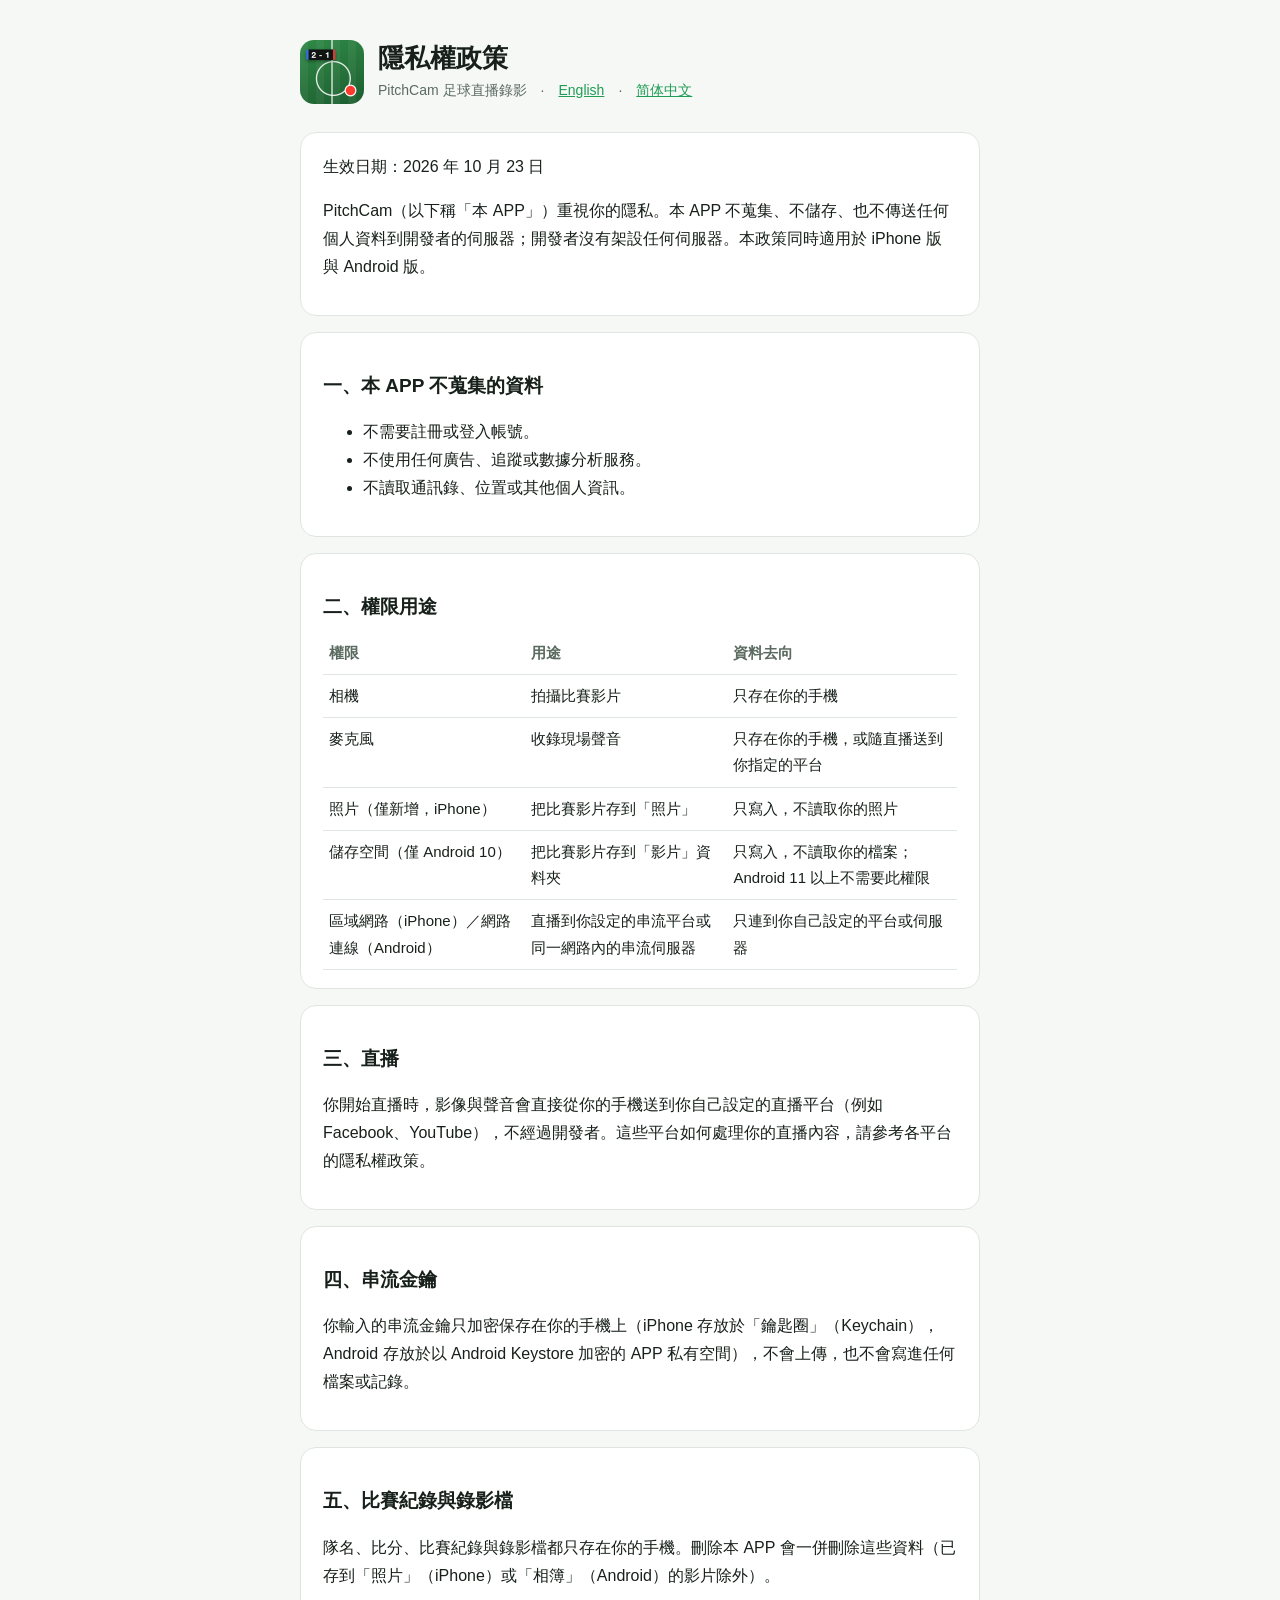
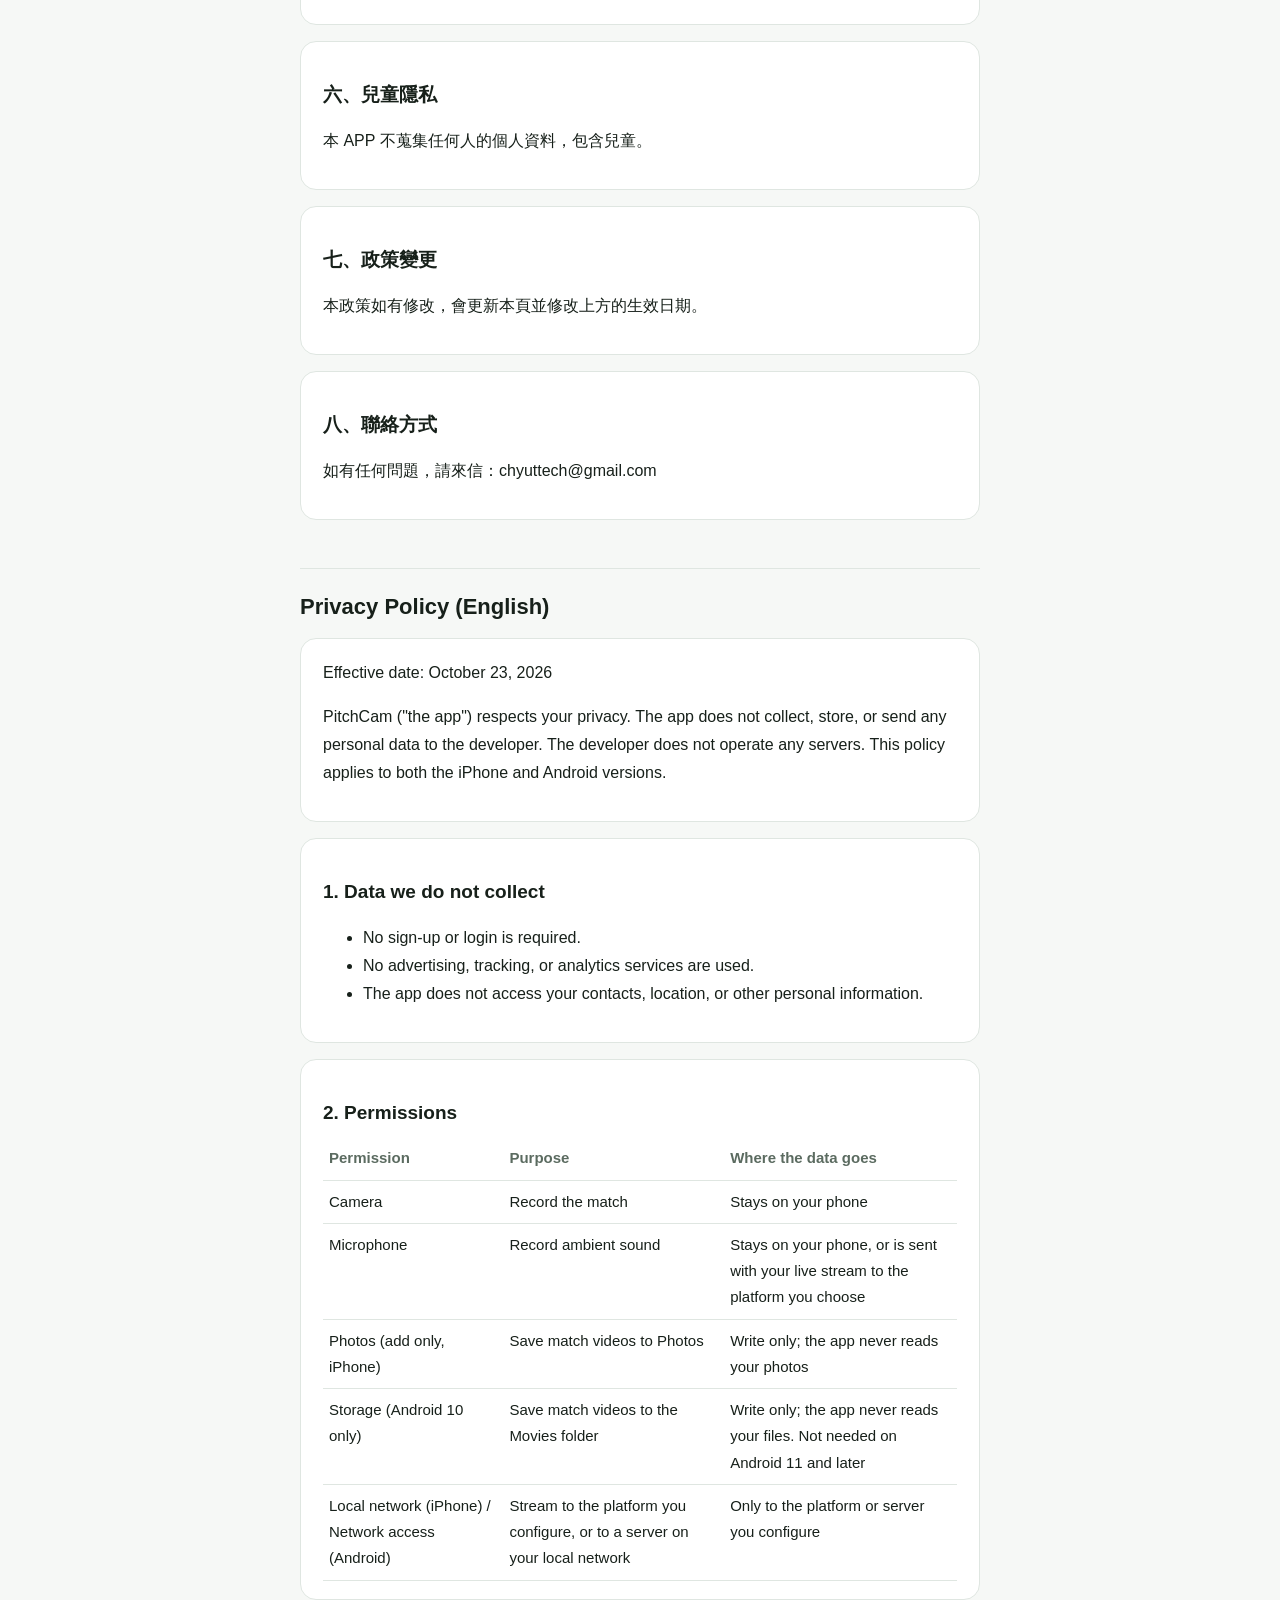
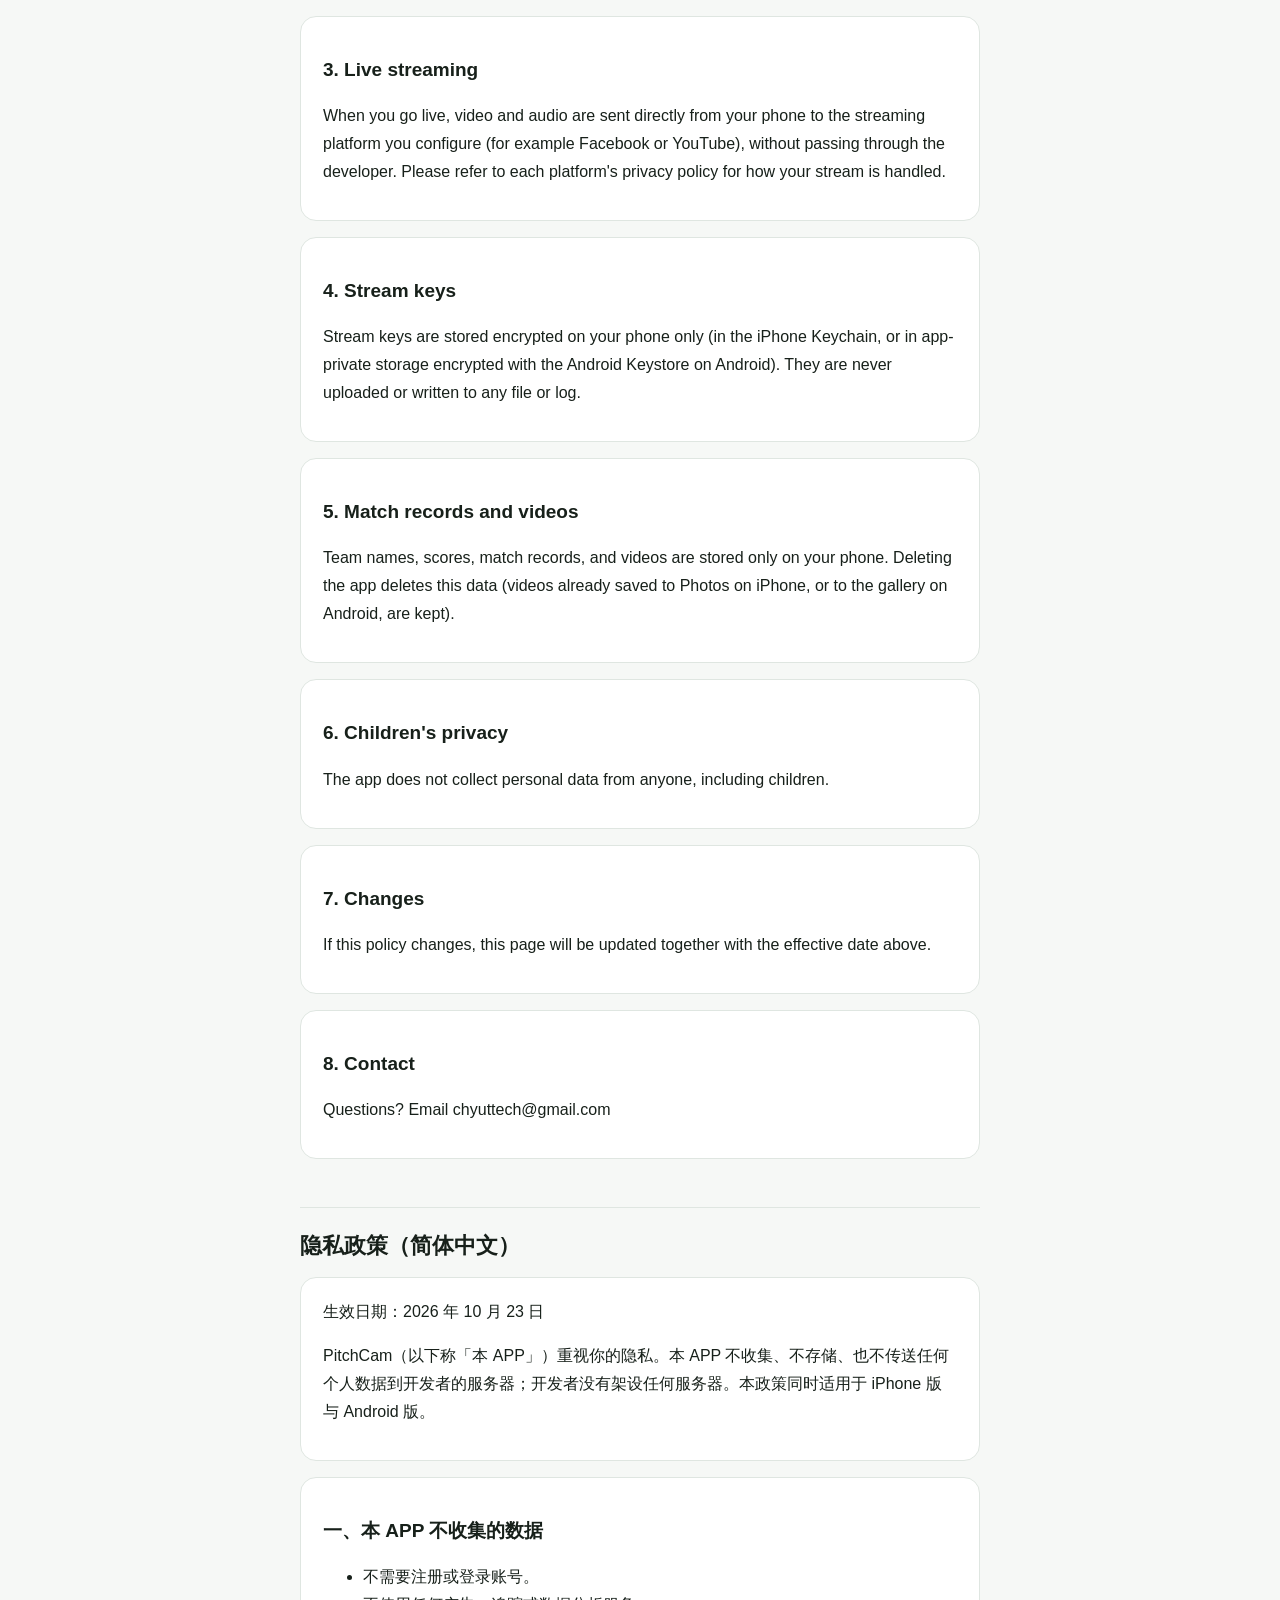
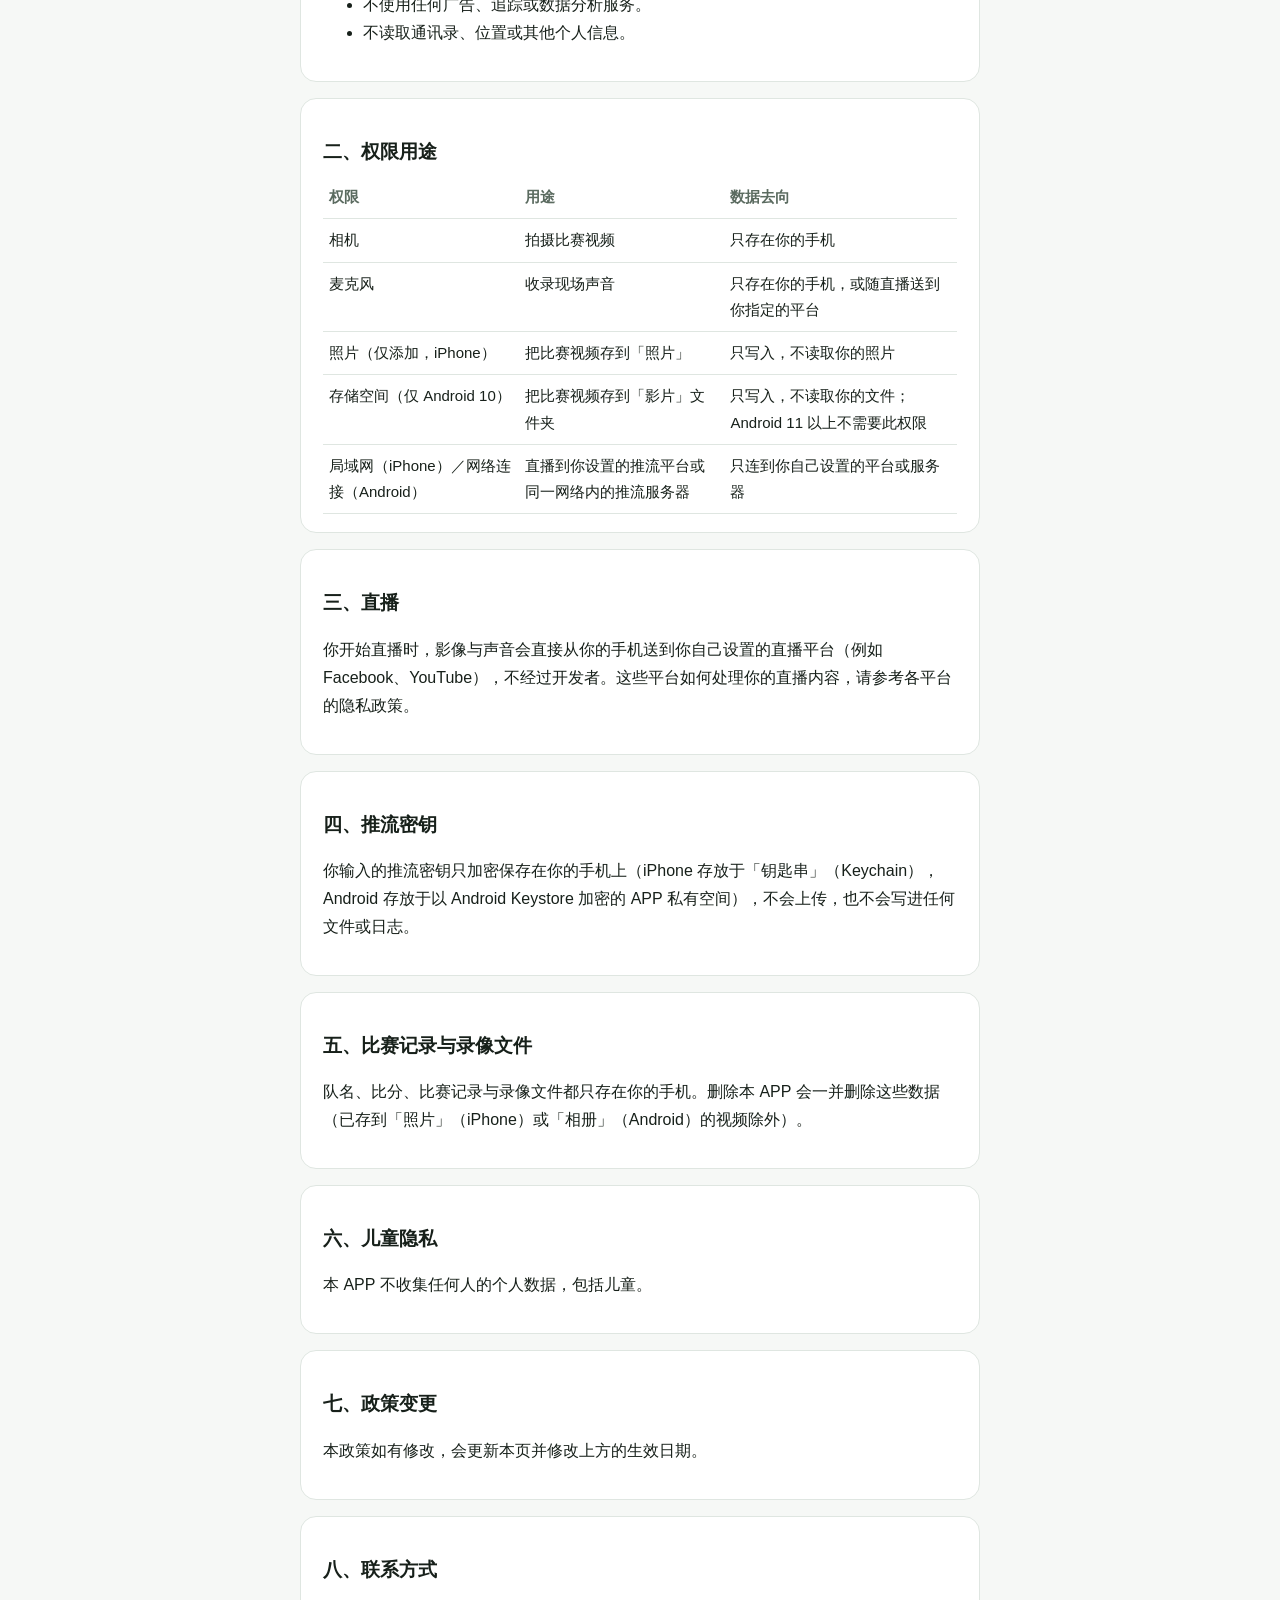
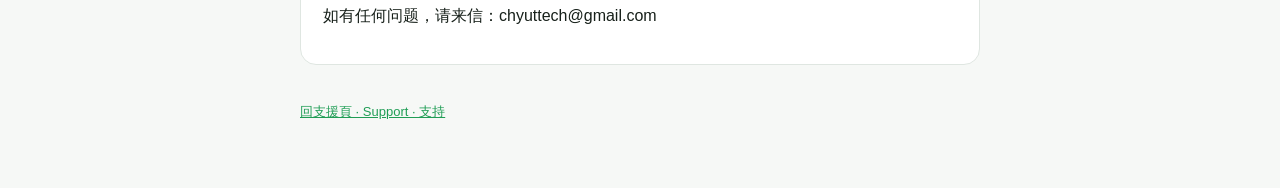
<file: privacy.html>
<!doctype html>
<html lang="zh-Hant-TW">
<head>
<meta charset="utf-8">
<meta name="viewport" content="width=device-width, initial-scale=1">
<title>PitchCam 足球直播錄影｜隱私權政策 Privacy Policy</title>
<link rel="stylesheet" href="style.css">
</head>
<body>
<main>
  <header>
    <img src="icon.png" alt="PitchCam">
    <div>
      <h1>隱私權政策</h1>
      <p class="sub">PitchCam 足球直播錄影　·　<a href="#en">English</a>　·　<a href="#zh-hans">简体中文</a></p>
    </div>
  </header>
<section>
<p>生效日期：2026 年 10 月 23 日</p>
<p>PitchCam（以下稱「本 APP」）重視你的隱私。本 APP 不蒐集、不儲存、也不傳送任何個人資料到開發者的伺服器；開發者沒有架設任何伺服器。本政策同時適用於 iPhone 版與 Android 版。</p>
</section>
<section>
<h2>一、本 APP 不蒐集的資料</h2>
<ul>
<li>不需要註冊或登入帳號。</li>
<li>不使用任何廣告、追蹤或數據分析服務。</li>
<li>不讀取通訊錄、位置或其他個人資訊。</li>
</ul>
</section>
<section>
<h2>二、權限用途</h2>
<div class="wrap"><table>
<tr><th>權限</th><th>用途</th><th>資料去向</th></tr>
<tr><td>相機</td><td>拍攝比賽影片</td><td>只存在你的手機</td></tr>
<tr><td>麥克風</td><td>收錄現場聲音</td><td>只存在你的手機，或隨直播送到你指定的平台</td></tr>
<tr><td>照片（僅新增，iPhone）</td><td>把比賽影片存到「照片」</td><td>只寫入，不讀取你的照片</td></tr>
<tr><td>儲存空間（僅 Android 10）</td><td>把比賽影片存到「影片」資料夾</td><td>只寫入，不讀取你的檔案；Android 11 以上不需要此權限</td></tr>
<tr><td>區域網路（iPhone）／網路連線（Android）</td><td>直播到你設定的串流平台或同一網路內的串流伺服器</td><td>只連到你自己設定的平台或伺服器</td></tr>
</table></div>
</section>
<section>
<h2>三、直播</h2>
<p>你開始直播時，影像與聲音會直接從你的手機送到你自己設定的直播平台（例如 Facebook、YouTube），不經過開發者。這些平台如何處理你的直播內容，請參考各平台的隱私權政策。</p>
</section>
<section>
<h2>四、串流金鑰</h2>
<p>你輸入的串流金鑰只加密保存在你的手機上（iPhone 存放於「鑰匙圈」（Keychain），Android 存放於以 Android Keystore 加密的 APP 私有空間），不會上傳，也不會寫進任何檔案或記錄。</p>
</section>
<section>
<h2>五、比賽紀錄與錄影檔</h2>
<p>隊名、比分、比賽紀錄與錄影檔都只存在你的手機。刪除本 APP 會一併刪除這些資料（已存到「照片」（iPhone）或「相簿」（Android）的影片除外）。</p>
</section>
<section>
<h2>六、兒童隱私</h2>
<p>本 APP 不蒐集任何人的個人資料，包含兒童。</p>
</section>
<section>
<h2>七、政策變更</h2>
<p>本政策如有修改，會更新本頁並修改上方的生效日期。</p>
</section>
<section>
<h2>八、聯絡方式</h2>
<p>如有任何問題，請來信：chyuttech@gmail.com</p>
</section>
<h1 id="en" class="lang">Privacy Policy (English)</h1>
<section>
<p>Effective date: October 23, 2026</p>
<p>PitchCam (&quot;the app&quot;) respects your privacy. The app does not collect, store, or send any personal data to the developer. The developer does not operate any servers. This policy applies to both the iPhone and Android versions.</p>
</section>
<section>
<h2>1. Data we do not collect</h2>
<ul>
<li>No sign-up or login is required.</li>
<li>No advertising, tracking, or analytics services are used.</li>
<li>The app does not access your contacts, location, or other personal information.</li>
</ul>
</section>
<section>
<h2>2. Permissions</h2>
<div class="wrap"><table>
<tr><th>Permission</th><th>Purpose</th><th>Where the data goes</th></tr>
<tr><td>Camera</td><td>Record the match</td><td>Stays on your phone</td></tr>
<tr><td>Microphone</td><td>Record ambient sound</td><td>Stays on your phone, or is sent with your live stream to the platform you choose</td></tr>
<tr><td>Photos (add only, iPhone)</td><td>Save match videos to Photos</td><td>Write only; the app never reads your photos</td></tr>
<tr><td>Storage (Android 10 only)</td><td>Save match videos to the Movies folder</td><td>Write only; the app never reads your files. Not needed on Android 11 and later</td></tr>
<tr><td>Local network (iPhone) / Network access (Android)</td><td>Stream to the platform you configure, or to a server on your local network</td><td>Only to the platform or server you configure</td></tr>
</table></div>
</section>
<section>
<h2>3. Live streaming</h2>
<p>When you go live, video and audio are sent directly from your phone to the streaming platform you configure (for example Facebook or YouTube), without passing through the developer. Please refer to each platform&#x27;s privacy policy for how your stream is handled.</p>
</section>
<section>
<h2>4. Stream keys</h2>
<p>Stream keys are stored encrypted on your phone only (in the iPhone Keychain, or in app-private storage encrypted with the Android Keystore on Android). They are never uploaded or written to any file or log.</p>
</section>
<section>
<h2>5. Match records and videos</h2>
<p>Team names, scores, match records, and videos are stored only on your phone. Deleting the app deletes this data (videos already saved to Photos on iPhone, or to the gallery on Android, are kept).</p>
</section>
<section>
<h2>6. Children&#x27;s privacy</h2>
<p>The app does not collect personal data from anyone, including children.</p>
</section>
<section>
<h2>7. Changes</h2>
<p>If this policy changes, this page will be updated together with the effective date above.</p>
</section>
<section>
<h2>8. Contact</h2>
<p>Questions? Email chyuttech@gmail.com</p>
</section>
<h1 id="zh-hans" class="lang">隐私政策（简体中文）</h1>
<section>
<p>生效日期：2026 年 10 月 23 日</p>
<p>PitchCam（以下称「本 APP」）重视你的隐私。本 APP 不收集、不存储、也不传送任何个人数据到开发者的服务器；开发者没有架设任何服务器。本政策同时适用于 iPhone 版与 Android 版。</p>
</section>
<section>
<h2>一、本 APP 不收集的数据</h2>
<ul>
<li>不需要注册或登录账号。</li>
<li>不使用任何广告、追踪或数据分析服务。</li>
<li>不读取通讯录、位置或其他个人信息。</li>
</ul>
</section>
<section>
<h2>二、权限用途</h2>
<div class="wrap"><table>
<tr><th>权限</th><th>用途</th><th>数据去向</th></tr>
<tr><td>相机</td><td>拍摄比赛视频</td><td>只存在你的手机</td></tr>
<tr><td>麦克风</td><td>收录现场声音</td><td>只存在你的手机，或随直播送到你指定的平台</td></tr>
<tr><td>照片（仅添加，iPhone）</td><td>把比赛视频存到「照片」</td><td>只写入，不读取你的照片</td></tr>
<tr><td>存储空间（仅 Android 10）</td><td>把比赛视频存到「影片」文件夹</td><td>只写入，不读取你的文件；Android 11 以上不需要此权限</td></tr>
<tr><td>局域网（iPhone）／网络连接（Android）</td><td>直播到你设置的推流平台或同一网络内的推流服务器</td><td>只连到你自己设置的平台或服务器</td></tr>
</table></div>
</section>
<section>
<h2>三、直播</h2>
<p>你开始直播时，影像与声音会直接从你的手机送到你自己设置的直播平台（例如 Facebook、YouTube），不经过开发者。这些平台如何处理你的直播内容，请参考各平台的隐私政策。</p>
</section>
<section>
<h2>四、推流密钥</h2>
<p>你输入的推流密钥只加密保存在你的手机上（iPhone 存放于「钥匙串」（Keychain），Android 存放于以 Android Keystore 加密的 APP 私有空间），不会上传，也不会写进任何文件或日志。</p>
</section>
<section>
<h2>五、比赛记录与录像文件</h2>
<p>队名、比分、比赛记录与录像文件都只存在你的手机。删除本 APP 会一并删除这些数据（已存到「照片」（iPhone）或「相册」（Android）的视频除外）。</p>
</section>
<section>
<h2>六、儿童隐私</h2>
<p>本 APP 不收集任何人的个人数据，包括儿童。</p>
</section>
<section>
<h2>七、政策变更</h2>
<p>本政策如有修改，会更新本页并修改上方的生效日期。</p>
</section>
<section>
<h2>八、联系方式</h2>
<p>如有任何问题，请来信：chyuttech@gmail.com</p>
</section>
  <footer>
    <a href="index.html">回支援頁 · Support · 支持</a>
  </footer>
</main>
</body>
</html>
</file>
<file: style.css>
:root { --bg: #f6f8f6; --card: #ffffff; --fg: #17201a; --dim: #5b6b60; --accent: #1f9d55; --line: #dfe6e1; color-scheme: light; }
@media (prefers-color-scheme: dark) { :root { --bg: #0f1411; --card: #18201b; --fg: #e8efe9; --dim: #9aaba0; --accent: #3ddc84; --line: #26302a; color-scheme: dark; } }
* { box-sizing: border-box; }
body { margin: 0; background: var(--bg); color: var(--fg); font: 16px/1.75 -apple-system, "PingFang TC", "Noto Sans TC", sans-serif; }
main { max-width: 720px; margin: 0 auto; padding: 40px 20px 64px; }
header { display: flex; align-items: center; gap: 14px; margin-bottom: 28px; }
header img { width: 64px; height: 64px; border-radius: 14px; }
h1 { font-size: 26px; line-height: 1.3; margin: 0; }
h2 { font-size: 19px; margin: 32px 0 8px; }
.sub { color: var(--dim); margin: 2px 0 0; font-size: 14px; }
section { background: var(--card); border: 1px solid var(--line); border-radius: 16px; padding: 4px 22px 18px; margin-top: 16px; }
table { width: 100%; border-collapse: collapse; font-size: 15px; }
th, td { text-align: left; padding: 8px 6px; border-bottom: 1px solid var(--line); vertical-align: top; }
th { color: var(--dim); font-weight: 600; }
a { color: var(--accent); }
.wrap { overflow-x: auto; }
footer { margin-top: 36px; color: var(--dim); font-size: 13px; }
h1.lang { font-size: 22px; margin: 48px 0 0; padding-top: 24px; border-top: 1px solid var(--line); }
/* 使用者手冊 */
.manual main { max-width: 860px; }
.manual { font-size: 17px; }
.toc ol { padding-left: 22px; margin: 8px 0; }
.toc li { margin: 2px 0; }
.manual section h2 { scroll-margin-top: 16px; }
ol.steps { list-style: none; counter-reset: step; padding: 0; margin: 12px 0; }
ol.steps > li { counter-increment: step; position: relative; padding: 2px 0 10px 44px; }
ol.steps > li::before { content: counter(step); position: absolute; left: 0; top: 2px; width: 30px; height: 30px; border-radius: 50%; background: var(--accent); color: #fff; font-weight: 700; font-size: 15px; display: flex; align-items: center; justify-content: center; }
.btn { display: inline-block; padding: 0 6px; border: 1px solid var(--line); border-radius: 6px; background: var(--bg); font-weight: 600; white-space: nowrap; }
.mk { display: inline-flex; align-items: center; justify-content: center; width: 22px; height: 22px; border-radius: 50%; background: #e5484d; color: #fff; font-size: 13px; font-weight: 700; vertical-align: 2px; }
.note { border-left: 4px solid #e5a000; background: color-mix(in srgb, #e5a000 10%, transparent); padding: 8px 12px; border-radius: 6px; margin: 12px 0; }
.note.warn { border-color: #e5484d; background: color-mix(in srgb, #e5484d 10%, transparent); }
figure.shot { position: relative; margin: 14px 0; }
figure.shot img { display: block; width: 100%; height: auto; border-radius: 10px; border: 1px solid var(--line); }
figure.shot figcaption { color: var(--dim); font-size: 14px; margin-top: 6px; }
.shot-wrap { position: relative; }
.shot-wrap .box { position: absolute; border: 2px solid #e5484d; border-radius: 6px; pointer-events: none; }
.shot-wrap .box span { position: absolute; left: -4px; top: -28px; width: 24px; height: 24px; border-radius: 50%; background: #e5484d; color: #fff; font-size: 13px; font-weight: 700; display: flex; align-items: center; justify-content: center; box-shadow: 0 0 0 2px #fff; }
.langs { color: var(--dim); font-size: 14px; }
.shot-wrap .box.below span { top: auto; bottom: -28px; }
@media (max-width: 520px) { .shot-wrap .box span { width: 18px; height: 18px; font-size: 11px; left: -3px; top: -21px; } .shot-wrap .box.below span { top: auto; bottom: -21px; } .manual { font-size: 16px; } }
</file>
